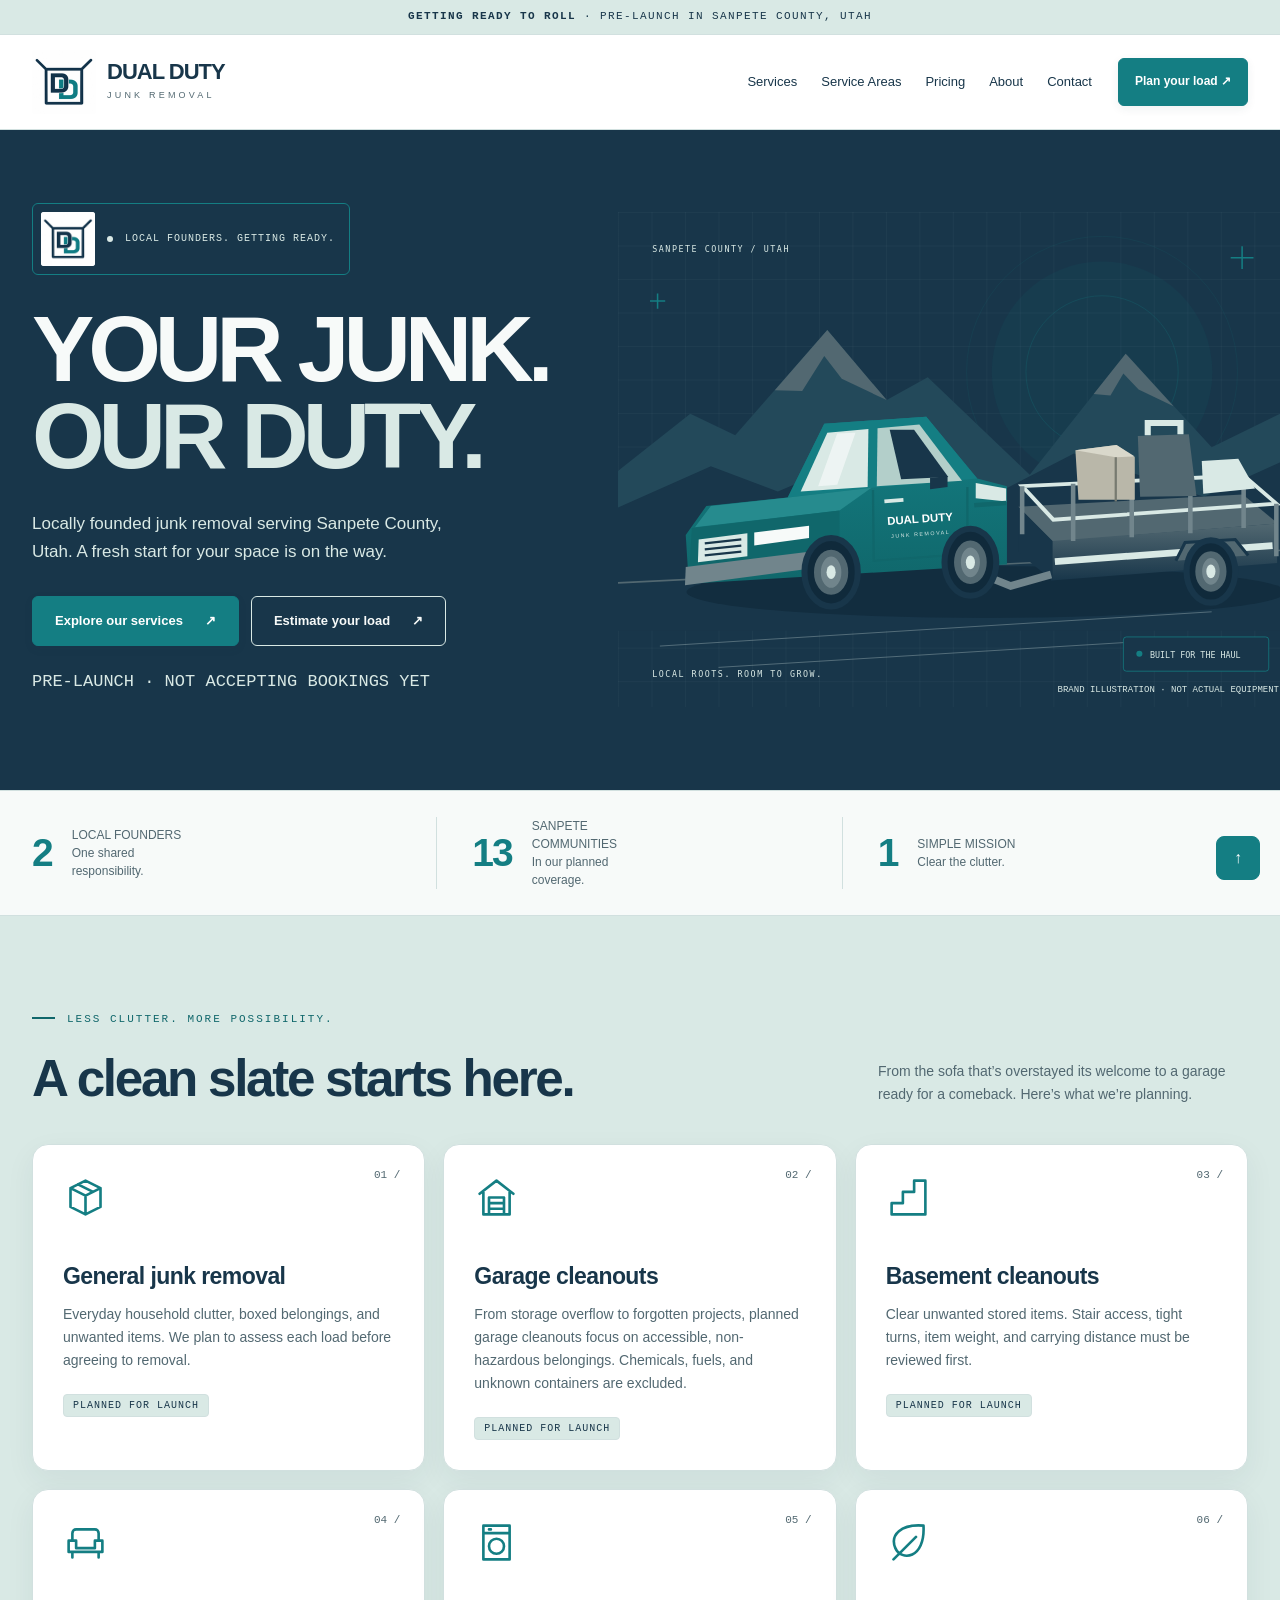
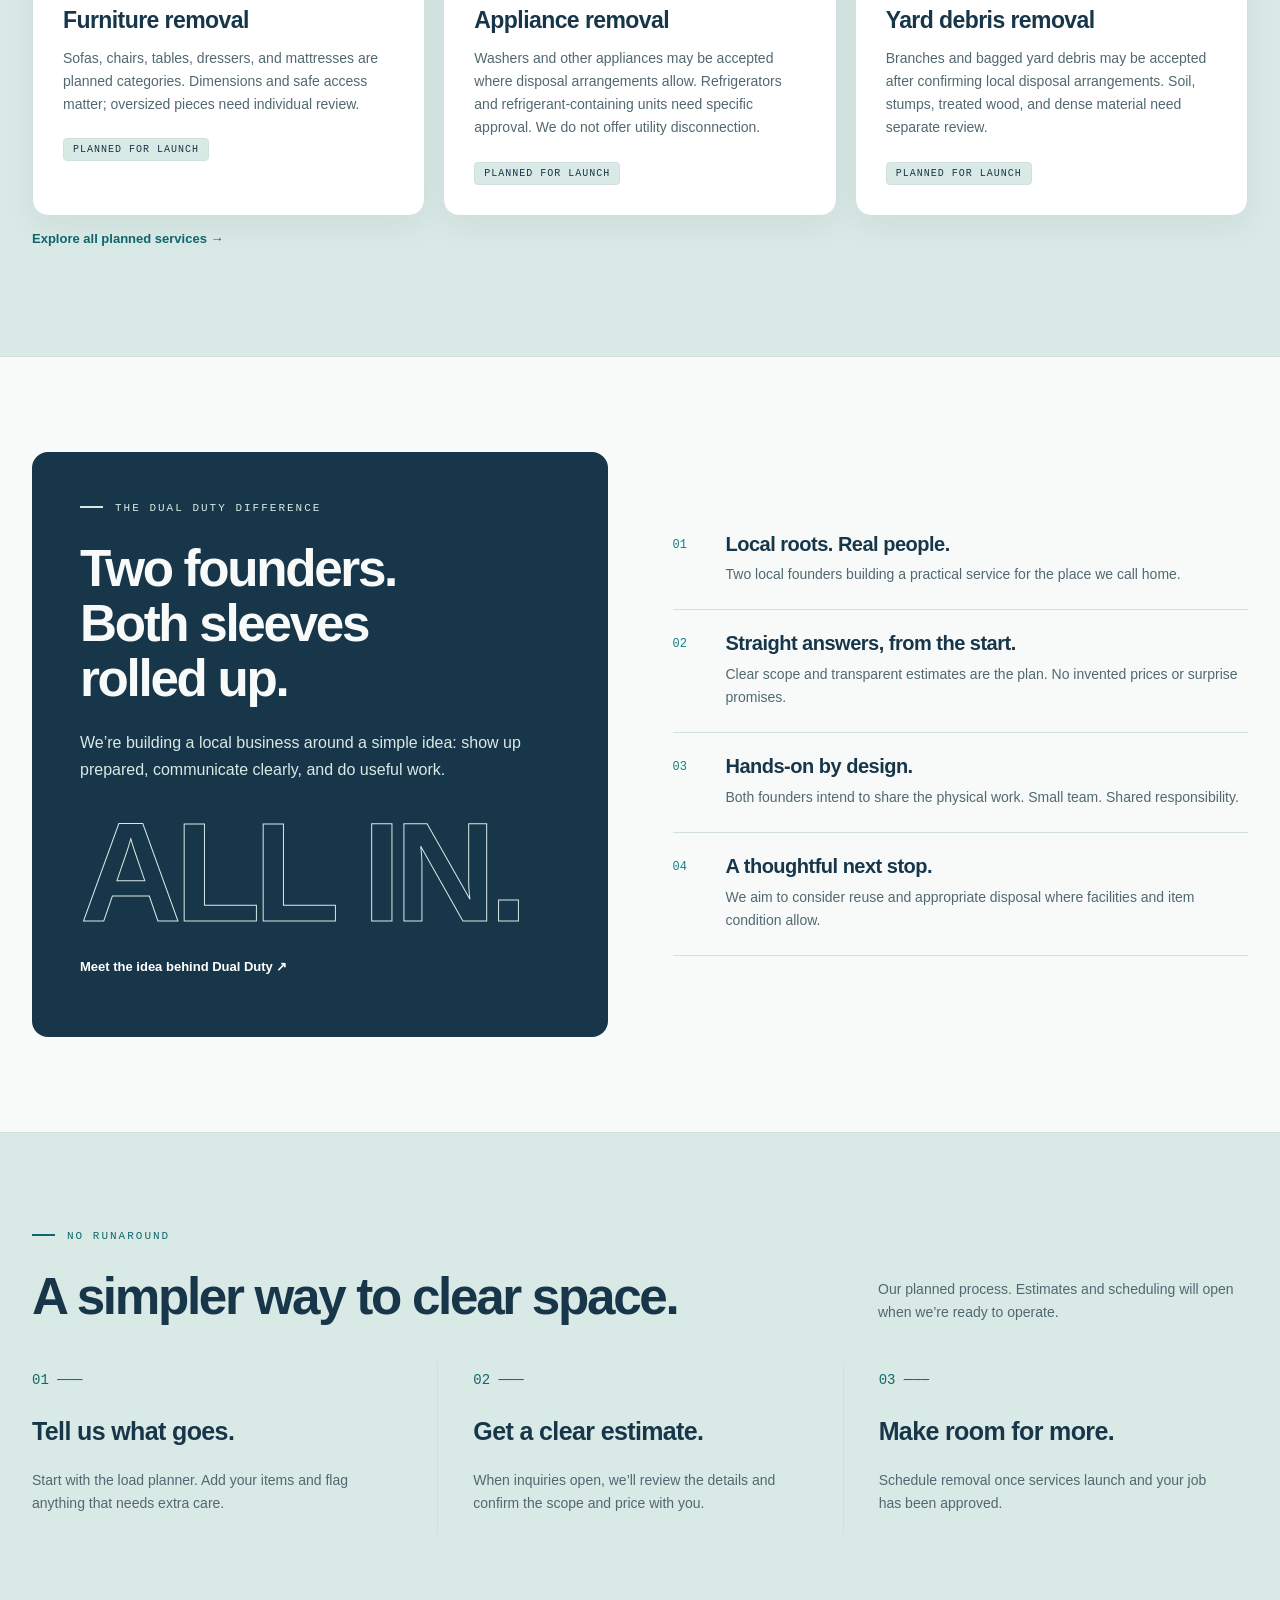
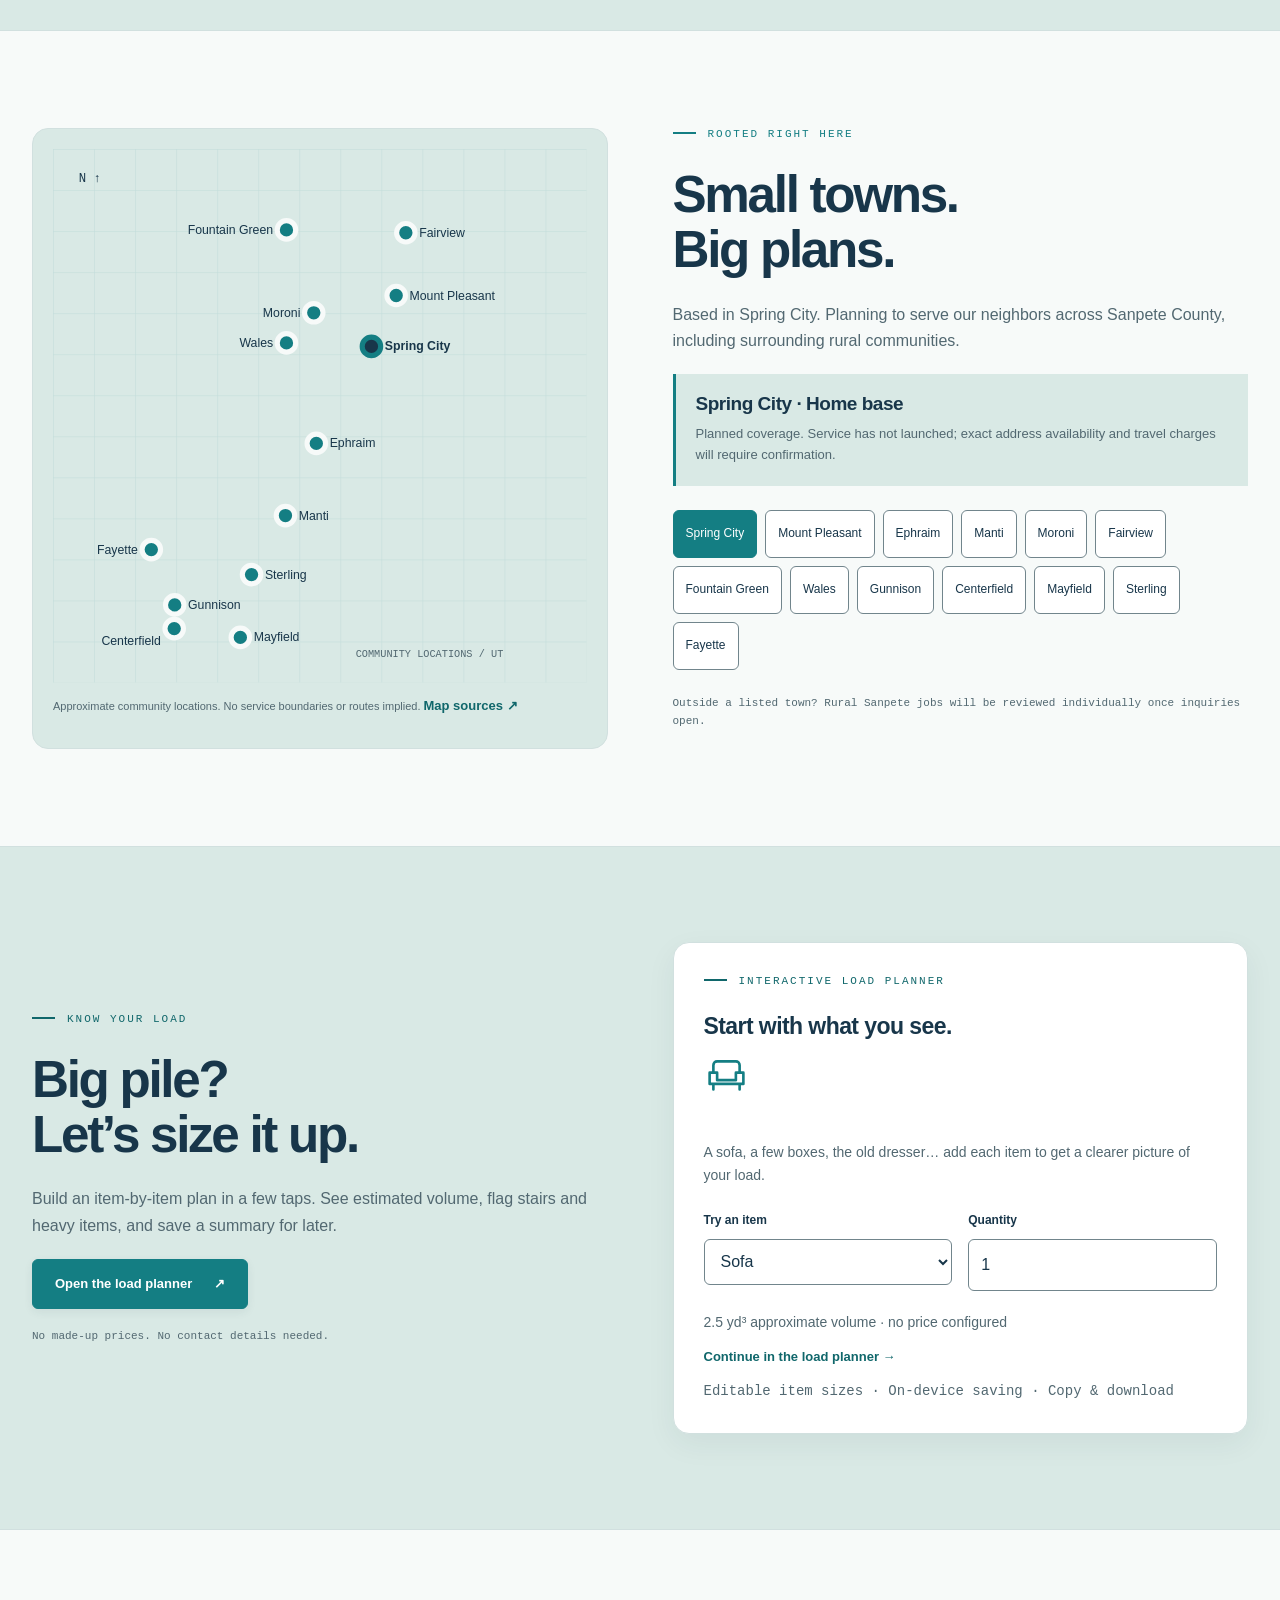
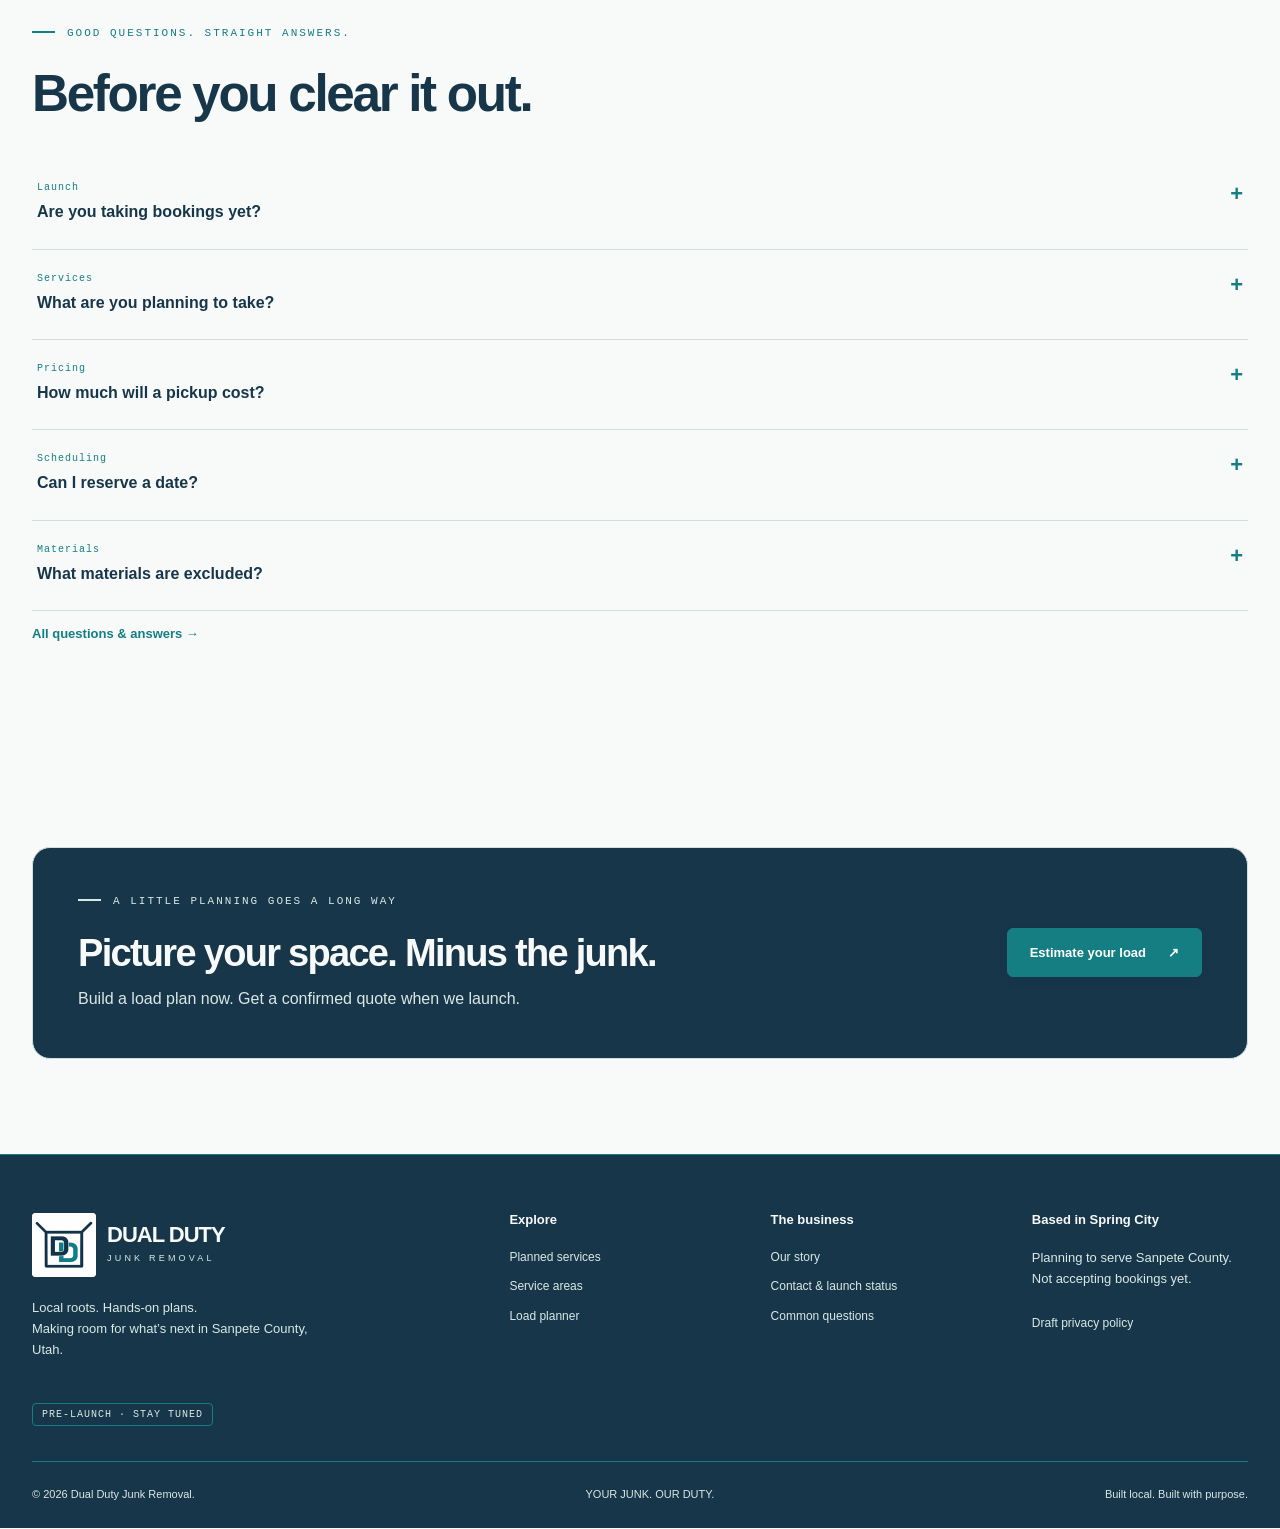
<file: index.html>
<!doctype html><html lang="en"><head><meta charset="utf-8"><meta name="viewport" content="width=device-width, initial-scale=1"><meta name="theme-color" content="#18364A"><title>Junk Removal Sanpete County, Utah | Dual Duty Junk Removal</title><meta name="description" content="Pre-launch junk removal in Sanpete County, Utah. Meet Dual Duty, explore planned services, and estimate your load without sharing personal details."><link rel="canonical" href="https://dualdutyjunk.com/"><meta property="og:type" content="website"><meta property="og:title" content="Junk Removal Sanpete County, Utah | Dual Duty Junk Removal"><meta property="og:description" content="Pre-launch junk removal in Sanpete County, Utah. Meet Dual Duty, explore planned services, and estimate your load without sharing personal details."><meta property="og:url" content="https://dualdutyjunk.com/"><meta property="og:image" content="https://dualdutyjunk.com/assets/social.png"><meta property="og:image:width" content="1200"><meta property="og:image:height" content="630"><meta property="og:image:alt" content="Dual Duty Junk Removal — Your junk. Our duty. Pre-launch in Sanpete County, Utah."><meta name="twitter:card" content="summary_large_image"><link rel="icon" href="/favicon.ico" sizes="any"><link rel="icon" type="image/png" sizes="32x32" href="/favicon-32x32.png"><link rel="icon" type="image/png" sizes="16x16" href="/favicon-16x16.png"><link rel="apple-touch-icon" href="/apple-touch-icon.png"><link rel="manifest" href="/site.webmanifest"><link rel="stylesheet" href="/assets/style.css"><script type="application/ld+json">{"@context": "https://schema.org", "@type": "LocalBusiness", "name": "Dual Duty Junk Removal", "url": "https://dualdutyjunk.com", "description": "Pre-launch junk removal startup based in Spring City, Utah. Services are planned, not yet open for bookings.", "areaServed": {"@type": "AdministrativeArea", "name": "Sanpete County, Utah"}, "logo": "https://dualdutyjunk.com/assets/logo-512.png"}</script><script type="module" src="/assets/app.js"></script></head><body><a class="skip" href="#main">Skip to content</a><div class="progress" aria-hidden="true"></div><div class="statusbar"><b>GETTING READY TO ROLL</b> · PRE-LAUNCH IN SANPETE COUNTY, UTAH</div><header class="site-header"><div class="wrap navrow"><a class="brand" href="/" aria-label="Dual Duty Junk Removal home"><img src="/assets/logo-128.png" alt="" width="64" height="64"><span><strong>DUAL DUTY</strong><small>JUNK REMOVAL</small></span></a><button class="menu-toggle" aria-controls="navigation" aria-expanded="false" type="button">Menu ☰</button><nav id="navigation" class="navlinks" aria-label="Main navigation"><a href="/services/">Services</a><a href="/areas/">Service Areas</a><a href="/pricing/">Pricing</a><a href="/about/">About</a><a href="/contact/">Contact</a></nav><a class="btn small" href="/pricing/#planner">Plan your load ↗</a></div></header><main id="main"><section class="hero"><div class="wrap hero-grid"><div class="hero-copy"><div class="hero-stamp"><img class="hero-mark" src="/assets/logo-128.png" alt="" width="54" height="54"><span class="dot"></span> LOCAL FOUNDERS. GETTING READY.</div><h1>YOUR JUNK.<br><span>OUR DUTY.</span></h1><p>Locally founded junk removal serving Sanpete County, Utah. A fresh start for your space is on the way.</p><div class="actions"><a class="btn " href="/services/">Explore our services<span aria-hidden="true">↗</span></a><a class="btn secondary" href="/pricing/#planner">Estimate your load<span aria-hidden="true">↗</span></a></div><p class="micro">PRE-LAUNCH · NOT ACCEPTING BOOKINGS YET</p></div><div class="hero-art"><img src="/assets/rig.svg" alt="Custom illustration of a teal pickup and hauling trailer against mountain silhouettes" width="900" height="650" fetchpriority="high"><span class="art-caption">BRAND ILLUSTRATION · NOT ACTUAL EQUIPMENT</span></div></div></section><div class="wrap stats"><div class="stat"><strong>2</strong><span>LOCAL FOUNDERS<br>One shared responsibility.</span></div><div class="stat"><strong>13</strong><span>SANPETE COMMUNITIES<br>In our planned coverage.</span></div><div class="stat"><strong>1</strong><span>SIMPLE MISSION<br>Clear the clutter.</span></div></div><section class="section alt"><div class="wrap"><div class="section-head"><div><span class="eyebrow">Less clutter. More possibility.</span><h2>A clean slate starts here.</h2></div><p>From the sofa that’s overstayed its welcome to a garage ready for a comeback. Here’s what we’re planning.</p></div><div class="grid service-list"><article class="card service" data-search="General junk removal Everyday household clutter, boxed belongings, and unwanted items. We plan to assess each load before agreeing to removal."><svg class="icon" viewBox="0 0 24 24" fill="none" stroke="currentColor" stroke-width="1.4" stroke-linecap="round" stroke-linejoin="round" aria-hidden="true"><path d="M4 7 12 3 20 7 12 11Z M4 7v10l8 4 8-4V7 M12 11v10 M8 5l8 4"/></svg><span class="num">01 /</span><h3>General junk removal</h3><p>Everyday household clutter, boxed belongings, and unwanted items. We plan to assess each load before agreeing to removal.</p><span class="badge">Planned for launch</span></article><article class="card service" data-search="Garage cleanouts From storage overflow to forgotten projects, planned garage cleanouts focus on accessible, non-hazardous belongings. Chemicals, fuels, and unknown containers are excluded."><svg class="icon" viewBox="0 0 24 24" fill="none" stroke="currentColor" stroke-width="1.4" stroke-linecap="round" stroke-linejoin="round" aria-hidden="true"><path d="M3 10 12 3 21 10 M5 9v12h14V9 M8 21V12h8v9 M8 15h8 M8 18h8"/></svg><span class="num">02 /</span><h3>Garage cleanouts</h3><p>From storage overflow to forgotten projects, planned garage cleanouts focus on accessible, non-hazardous belongings. Chemicals, fuels, and unknown containers are excluded.</p><span class="badge">Planned for launch</span></article><article class="card service" data-search="Basement cleanouts Clear unwanted stored items. Stair access, tight turns, item weight, and carrying distance must be reviewed first."><svg class="icon" viewBox="0 0 24 24" fill="none" stroke="currentColor" stroke-width="1.4" stroke-linecap="round" stroke-linejoin="round" aria-hidden="true"><path d="M3 21h18V3h-6v6H9v6H3Z"/></svg><span class="num">03 /</span><h3>Basement cleanouts</h3><p>Clear unwanted stored items. Stair access, tight turns, item weight, and carrying distance must be reviewed first.</p><span class="badge">Planned for launch</span></article><article class="card service" data-search="Furniture removal Sofas, chairs, tables, dressers, and mattresses are planned categories. Dimensions and safe access matter; oversized pieces need individual review."><svg class="icon" viewBox="0 0 24 24" fill="none" stroke="currentColor" stroke-width="1.4" stroke-linecap="round" stroke-linejoin="round" aria-hidden="true"><path d="M5 11V7a2 2 0 0 1 2-2h10a2 2 0 0 1 2 2v4 M5 17H3v-6h4v4h10v-4h4v6h-2 M5 17h14v3 M5 17v3"/></svg><span class="num">04 /</span><h3>Furniture removal</h3><p>Sofas, chairs, tables, dressers, and mattresses are planned categories. Dimensions and safe access matter; oversized pieces need individual review.</p><span class="badge">Planned for launch</span></article><article class="card service" data-search="Appliance removal Washers and other appliances may be accepted where disposal arrangements allow. Refrigerators and refrigerant-containing units need specific approval. We do not offer utility disconnection."><svg class="icon" viewBox="0 0 24 24" fill="none" stroke="currentColor" stroke-width="1.4" stroke-linecap="round" stroke-linejoin="round" aria-hidden="true"><path d="M5 3h14v18H5Z M5 7h14 M8 5h1 M12 10a4 4 0 1 0 0 8 4 4 0 0 0 0-8"/></svg><span class="num">05 /</span><h3>Appliance removal</h3><p>Washers and other appliances may be accepted where disposal arrangements allow. Refrigerators and refrigerant-containing units need specific approval. We do not offer utility disconnection.</p><span class="badge">Planned for launch</span></article><article class="card service" data-search="Yard debris removal Branches and bagged yard debris may be accepted after confirming local disposal arrangements. Soil, stumps, treated wood, and dense material need separate review."><svg class="icon" viewBox="0 0 24 24" fill="none" stroke="currentColor" stroke-width="1.4" stroke-linecap="round" stroke-linejoin="round" aria-hidden="true"><path d="M20 3C8 2 2 8 5 15s16 6 15-12Z M4 21 16 9"/></svg><span class="num">06 /</span><h3>Yard debris removal</h3><p>Branches and bagged yard debris may be accepted after confirming local disposal arrangements. Soil, stumps, treated wood, and dense material need separate review.</p><span class="badge">Planned for launch</span></article></div><a class="textlink" href="/services/">Explore all planned services →</a></div></section><section class="section"><div class="wrap"><div class="split"><div class="brand-panel"><span class="eyebrow">The Dual Duty difference</span><h2>Two founders.<br>Both sleeves<br>rolled up.</h2><p>We’re building a local business around a simple idea: show up prepared, communicate clearly, and do useful work.</p><div class="big-outline" aria-hidden="true">ALL IN.</div><a class="textlink" style="color:white" href="/about/">Meet the idea behind Dual Duty ↗</a></div><div class="values"><div class="value"><b>01</b><div><h3>Local roots. Real people.</h3><p>Two local founders building a practical service for the place we call home.</p></div></div><div class="value"><b>02</b><div><h3>Straight answers, from the start.</h3><p>Clear scope and transparent estimates are the plan. No invented prices or surprise promises.</p></div></div><div class="value"><b>03</b><div><h3>Hands-on by design.</h3><p>Both founders intend to share the physical work. Small team. Shared responsibility.</p></div></div><div class="value"><b>04</b><div><h3>A thoughtful next stop.</h3><p>We aim to consider reuse and appropriate disposal where facilities and item condition allow.</p></div></div></div></div></div></section><section class="section alt"><div class="wrap"><div class="section-head"><div><span class="eyebrow">No runaround</span><h2>A simpler way to clear space.</h2></div><p>Our planned process. Estimates and scheduling will open when we’re ready to operate.</p></div><div class="grid steps"><article class="step"><span class="step-num">01 ───</span><h3>Tell us what goes.</h3><p>Start with the load planner. Add your items and flag anything that needs extra care.</p></article><article class="step"><span class="step-num">02 ───</span><h3>Get a clear estimate.</h3><p>When inquiries open, we’ll review the details and confirm the scope and price with you.</p></article><article class="step"><span class="step-num">03 ───</span><h3>Make room for more.</h3><p>Schedule removal once services launch and your job has been approved.</p></article></div></div></section><section class="section"><div class="wrap"><div class="split"><div class="map-box"><svg xmlns="http://www.w3.org/2000/svg" viewBox="0 0 520 520" aria-labelledby="map-title map-desc"><title id="map-title">Planned Sanpete communities</title><desc id="map-desc">Geographically positioned community markers, not service boundaries. Use the community buttons below as an alternative.</desc><defs><pattern id="map-grid" width="40" height="40" patternUnits="userSpaceOnUse"><path d="M40 0H0V40" fill="none" stroke="#147E83" stroke-opacity=".12"/></pattern></defs><rect width="520" height="520" fill="#D9E9E5"/><rect width="520" height="520" fill="url(#map-grid)"/><text x="25" y="32" fill="#18364A" font-family="monospace" font-size="12">N ↑</text><text x="295" y="495" fill="#526871" font-size="10" font-family="monospace">COMMUNITY LOCATIONS / UT</text><g class="map-point selected" data-town="Spring City" role="button" tabindex="0" aria-label="Select Spring City" aria-pressed="true"><circle cx="310.37" cy="192.40" r="9" fill="#147E83" stroke="#F7FAF9" stroke-width="5"/><circle cx="310.37" cy="192.40" r="22" fill="transparent" style="fill:transparent;stroke:none"/><text x="323.37" y="196.40" text-anchor="start" fill="#18364A" font-family="Arial,sans-serif" font-size="12">Spring City</text></g><g class="map-point " data-town="Mount Pleasant" role="button" tabindex="0" aria-label="Select Mount Pleasant" aria-pressed="false"><circle cx="334.50" cy="142.78" r="9" fill="#147E83" stroke="#F7FAF9" stroke-width="5"/><circle cx="334.50" cy="142.78" r="22" fill="transparent" style="fill:transparent;stroke:none"/><text x="347.50" y="146.78" text-anchor="start" fill="#18364A" font-family="Arial,sans-serif" font-size="12">Mount Pleasant</text></g><g class="map-point " data-town="Ephraim" role="button" tabindex="0" aria-label="Select Ephraim" aria-pressed="false"><circle cx="256.65" cy="286.94" r="9" fill="#147E83" stroke="#F7FAF9" stroke-width="5"/><circle cx="256.65" cy="286.94" r="22" fill="transparent" style="fill:transparent;stroke:none"/><text x="269.65" y="290.94" text-anchor="start" fill="#18364A" font-family="Arial,sans-serif" font-size="12">Ephraim</text></g><g class="map-point " data-town="Manti" role="button" tabindex="0" aria-label="Select Manti" aria-pressed="false"><circle cx="226.57" cy="357.31" r="9" fill="#147E83" stroke="#F7FAF9" stroke-width="5"/><circle cx="226.57" cy="357.31" r="22" fill="transparent" style="fill:transparent;stroke:none"/><text x="239.57" y="361.31" text-anchor="start" fill="#18364A" font-family="Arial,sans-serif" font-size="12">Manti</text></g><g class="map-point " data-town="Moroni" role="button" tabindex="0" aria-label="Select Moroni" aria-pressed="false"><circle cx="254.17" cy="159.68" r="9" fill="#147E83" stroke="#F7FAF9" stroke-width="5"/><circle cx="254.17" cy="159.68" r="22" fill="transparent" style="fill:transparent;stroke:none"/><text x="241.17" y="163.68" text-anchor="end" fill="#18364A" font-family="Arial,sans-serif" font-size="12">Moroni</text></g><g class="map-point " data-town="Fairview" role="button" tabindex="0" aria-label="Select Fairview" aria-pressed="false"><circle cx="343.92" cy="81.61" r="9" fill="#147E83" stroke="#F7FAF9" stroke-width="5"/><circle cx="343.92" cy="81.61" r="22" fill="transparent" style="fill:transparent;stroke:none"/><text x="356.92" y="85.61" text-anchor="start" fill="#18364A" font-family="Arial,sans-serif" font-size="12">Fairview</text></g><g class="map-point " data-town="Fountain Green" role="button" tabindex="0" aria-label="Select Fountain Green" aria-pressed="false"><circle cx="227.56" cy="78.83" r="9" fill="#147E83" stroke="#F7FAF9" stroke-width="5"/><circle cx="227.56" cy="78.83" r="22" fill="transparent" style="fill:transparent;stroke:none"/><text x="214.56" y="82.83" text-anchor="end" fill="#18364A" font-family="Arial,sans-serif" font-size="12">Fountain Green</text></g><g class="map-point " data-town="Wales" role="button" tabindex="0" aria-label="Select Wales" aria-pressed="false"><circle cx="227.56" cy="188.99" r="9" fill="#147E83" stroke="#F7FAF9" stroke-width="5"/><circle cx="227.56" cy="188.99" r="22" fill="transparent" style="fill:transparent;stroke:none"/><text x="214.56" y="192.99" text-anchor="end" fill="#18364A" font-family="Arial,sans-serif" font-size="12">Wales</text></g><g class="map-point " data-town="Gunnison" role="button" tabindex="0" aria-label="Select Gunnison" aria-pressed="false"><circle cx="118.64" cy="444.37" r="9" fill="#147E83" stroke="#F7FAF9" stroke-width="5"/><circle cx="118.64" cy="444.37" r="22" fill="transparent" style="fill:transparent;stroke:none"/><text x="131.64" y="448.37" text-anchor="start" fill="#18364A" font-family="Arial,sans-serif" font-size="12">Gunnison</text></g><g class="map-point " data-town="Centerfield" role="button" tabindex="0" aria-label="Select Centerfield" aria-pressed="false"><circle cx="118.14" cy="467.47" r="9" fill="#147E83" stroke="#F7FAF9" stroke-width="5"/><circle cx="118.14" cy="467.47" r="22" fill="transparent" style="fill:transparent;stroke:none"/><text x="105.14" y="483.47" text-anchor="end" fill="#18364A" font-family="Arial,sans-serif" font-size="12">Centerfield</text></g><g class="map-point " data-town="Mayfield" role="button" tabindex="0" aria-label="Select Mayfield" aria-pressed="false"><circle cx="182.60" cy="476.02" r="9" fill="#147E83" stroke="#F7FAF9" stroke-width="5"/><circle cx="182.60" cy="476.02" r="22" fill="transparent" style="fill:transparent;stroke:none"/><text x="195.60" y="480.02" text-anchor="start" fill="#18364A" font-family="Arial,sans-serif" font-size="12">Mayfield</text></g><g class="map-point " data-town="Sterling" role="button" tabindex="0" aria-label="Select Sterling" aria-pressed="false"><circle cx="193.52" cy="414.83" r="9" fill="#147E83" stroke="#F7FAF9" stroke-width="5"/><circle cx="193.52" cy="414.83" r="22" fill="transparent" style="fill:transparent;stroke:none"/><text x="206.52" y="418.83" text-anchor="start" fill="#18364A" font-family="Arial,sans-serif" font-size="12">Sterling</text></g><g class="map-point " data-town="Fayette" role="button" tabindex="0" aria-label="Select Fayette" aria-pressed="false"><circle cx="95.83" cy="390.47" r="9" fill="#147E83" stroke="#F7FAF9" stroke-width="5"/><circle cx="95.83" cy="390.47" r="22" fill="transparent" style="fill:transparent;stroke:none"/><text x="82.83" y="394.47" text-anchor="end" fill="#18364A" font-family="Arial,sans-serif" font-size="12">Fayette</text></g></svg><p class="map-note">Approximate community locations. No service boundaries or routes implied. <a class="textlink" href="/areas/#sources">Map sources ↗</a></p></div><div><span class="eyebrow">Rooted right here</span><h2>Small towns.<br>Big plans.</h2><p>Based in Spring City. Planning to serve our neighbors across Sanpete County, including surrounding rural communities.</p><div class="selection" aria-live="polite"><h3 id="town-title">Spring City · Home base</h3><p id="town-description">Planned coverage. Service has not launched; exact address availability and travel charges will require confirmation.</p></div><div class="towns"><button type="button" data-town="Spring City" aria-pressed="true">Spring City</button><button type="button" data-town="Mount Pleasant" aria-pressed="false">Mount Pleasant</button><button type="button" data-town="Ephraim" aria-pressed="false">Ephraim</button><button type="button" data-town="Manti" aria-pressed="false">Manti</button><button type="button" data-town="Moroni" aria-pressed="false">Moroni</button><button type="button" data-town="Fairview" aria-pressed="false">Fairview</button><button type="button" data-town="Fountain Green" aria-pressed="false">Fountain Green</button><button type="button" data-town="Wales" aria-pressed="false">Wales</button><button type="button" data-town="Gunnison" aria-pressed="false">Gunnison</button><button type="button" data-town="Centerfield" aria-pressed="false">Centerfield</button><button type="button" data-town="Mayfield" aria-pressed="false">Mayfield</button><button type="button" data-town="Sterling" aria-pressed="false">Sterling</button><button type="button" data-town="Fayette" aria-pressed="false">Fayette</button></div><p class="micro">Outside a listed town? Rural Sanpete jobs will be reviewed individually once inquiries open.</p></div></div></div></section><section class="section alt"><div class="wrap"><div class="split"><div><span class="eyebrow">Know your load</span><h2>Big pile?<br>Let’s size it up.</h2><p>Build an item-by-item plan in a few taps. See estimated volume, flag stairs and heavy items, and save a summary for later.</p><a class="btn " href="/pricing/#planner">Open the load planner<span aria-hidden="true">↗</span></a><p class="micro" style="margin-top:18px">No made-up prices. No contact details needed.</p></div><div class="card"><span class="eyebrow">Interactive load planner</span><h3>Start with what you see.</h3><svg class="icon" viewBox="0 0 24 24" fill="none" stroke="currentColor" stroke-width="1.4" stroke-linecap="round" stroke-linejoin="round" aria-hidden="true"><path d="M5 11V7a2 2 0 0 1 2-2h10a2 2 0 0 1 2 2v4 M5 17H3v-6h4v4h10v-4h4v6h-2 M5 17h14v3 M5 17v3"/></svg><p>A sofa, a few boxes, the old dresser… add each item to get a clearer picture of your load.</p><div class="two" style="margin-top:24px"><div class="field"><label for="quick-item">Try an item</label><select id="quick-item"><option value="sofa">Sofa</option><option value="mattress">Mattress</option><option value="boxes">Box</option><option value="washer">Washing machine</option></select></div><div class="field"><label for="quick-quantity">Quantity</label><input id="quick-quantity" type="number" min="1" max="99" step="1" value="1"></div></div><p id="quick-result" aria-live="polite">Open the planner to estimate your load.</p><a id="quick-open" class="textlink" href="/pricing/?starter=sofa#planner">Continue in the load planner →</a><p class="micro">Editable item sizes · On-device saving · Copy & download</p></div></div></div></section><section class="section"><div class="wrap"><div class="section-head"><div><span class="eyebrow">Good questions. Straight answers.</span><h2>Before you clear it out.</h2></div><p></p></div><div class="faq-list"><details data-search="Launch Are you taking bookings yet? Not yet. Dual Duty Junk Removal is in the planning stage. Online requests, scheduling, and payments are not available. A launch date has not been announced."><summary><span class="faq-category">Launch</span>Are you taking bookings yet?</summary><p>Not yet. Dual Duty Junk Removal is in the planning stage. Online requests, scheduling, and payments are not available. A launch date has not been announced.</p></details><details data-search="Services What are you planning to take? General household junk, furniture, garage and basement clutter, moving cleanouts, and some yard debris are planned. Appliance, residential debris, and light commercial work require confirmation before launch."><summary><span class="faq-category">Services</span>What are you planning to take?</summary><p>General household junk, furniture, garage and basement clutter, moving cleanouts, and some yard debris are planned. Appliance, residential debris, and light commercial work require confirmation before launch.</p></details><details data-search="Pricing How much will a pickup cost? Company rates are not set. The load planner estimates volume and flags complexity without showing invented prices. Final prices will depend on the actual items, access, labor, travel, weight, and disposal costs."><summary><span class="faq-category">Pricing</span>How much will a pickup cost?</summary><p>Company rates are not set. The load planner estimates volume and flags complexity without showing invented prices. Final prices will depend on the actual items, access, labor, travel, weight, and disposal costs.</p></details><details data-search="Scheduling Can I reserve a date? Scheduling is not open. The contact form is a disabled preview; entering a preferred date is not currently possible and does not reserve service."><summary><span class="faq-category">Scheduling</span>Can I reserve a date?</summary><p>Scheduling is not open. The contact form is a disabled preview; entering a preferred date is not currently possible and does not reserve service.</p></details><details data-search="Materials What materials are excluded? We do not plan to accept hazardous waste, asbestos, chemicals, fuels, paint liquids, explosives, medical waste, or unidentified substances. Items requiring specialist handling must be discussed before any future pickup."><summary><span class="faq-category">Materials</span>What materials are excluded?</summary><p>We do not plan to accept hazardous waste, asbestos, chemicals, fuels, paint liquids, explosives, medical waste, or unidentified substances. Items requiring specialist handling must be discussed before any future pickup.</p></details></div><p class="no-results" hidden>No matching questions. Try “pricing”, “items”, or “launch”.</p><a class="textlink" href="/faq/">All questions & answers →</a></div></section><section class="section"><div class="wrap"><div class="cta"><div><span class="eyebrow">A little planning goes a long way</span><h2>Picture your space. Minus the junk.</h2><p>Build a load plan now. Get a confirmed quote when we launch.</p></div><a class="btn " href="/pricing/#planner">Estimate your load<span aria-hidden="true">↗</span></a></div></div></section></main><footer class="footer"><div class="wrap"><div class="footer-grid"><div><a class="brand" href="/" aria-label="Dual Duty Junk Removal home"><img src="/assets/logo-128.png" alt="" width="64" height="64"><span><strong>DUAL DUTY</strong><small>JUNK REMOVAL</small></span></a><p>Local roots. Hands-on plans.<br>Making room for what’s next in Sanpete County, Utah.</p><span class="badge">Pre-launch · Stay tuned</span></div><div><h3>Explore</h3><a href="/services/">Planned services</a><a href="/areas/">Service areas</a><a href="/pricing/">Load planner</a></div><div><h3>The business</h3><a href="/about/">Our story</a><a href="/contact/">Contact & launch status</a><a href="/faq/">Common questions</a></div><div><h3>Based in Spring City</h3><p>Planning to serve Sanpete County.<br>Not accepting bookings yet.</p><a href="/privacy/">Draft privacy policy</a></div></div><div class="footer-bottom"><span>© <span data-year>2026</span> Dual Duty Junk Removal.</span><span>YOUR JUNK. OUR DUTY.</span><span>Built local. Built with purpose.</span></div></div></footer><a class="backtop" href="#main" aria-label="Back to top">↑</a></body></html>
</file>
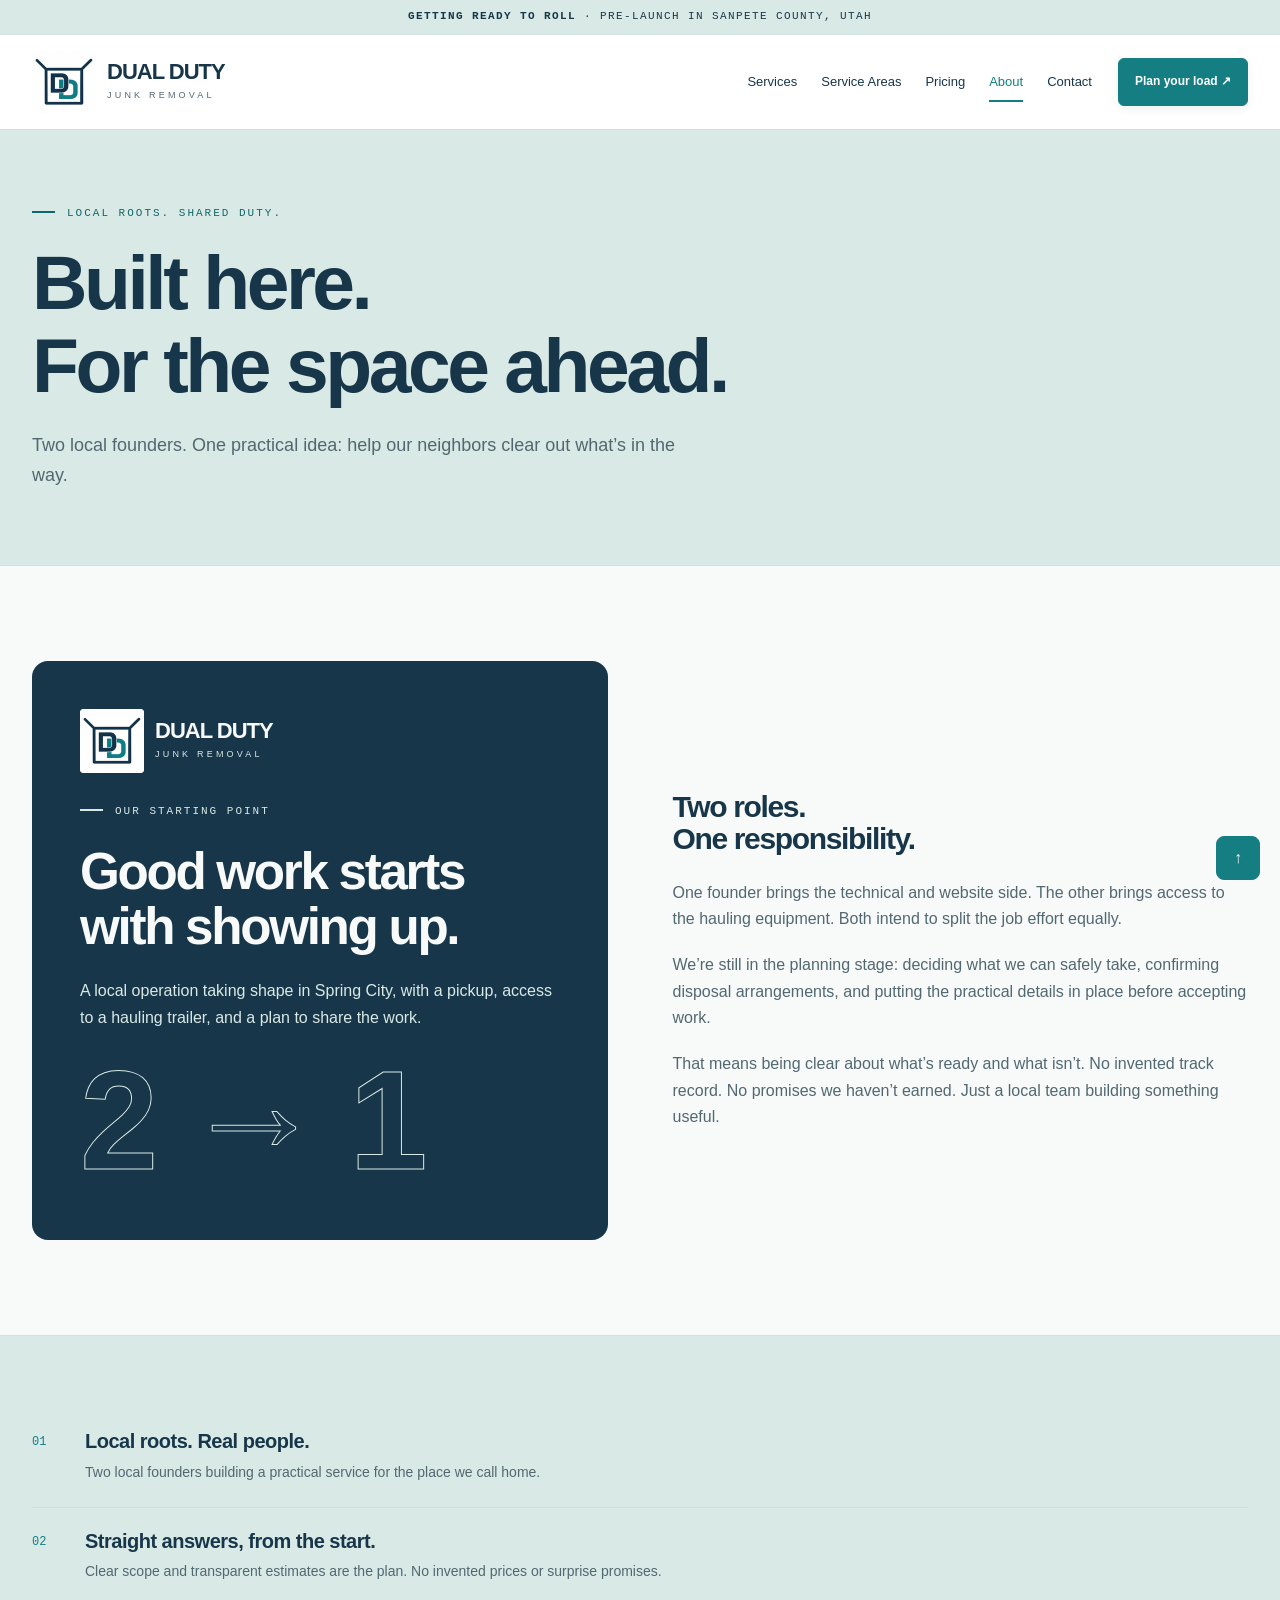
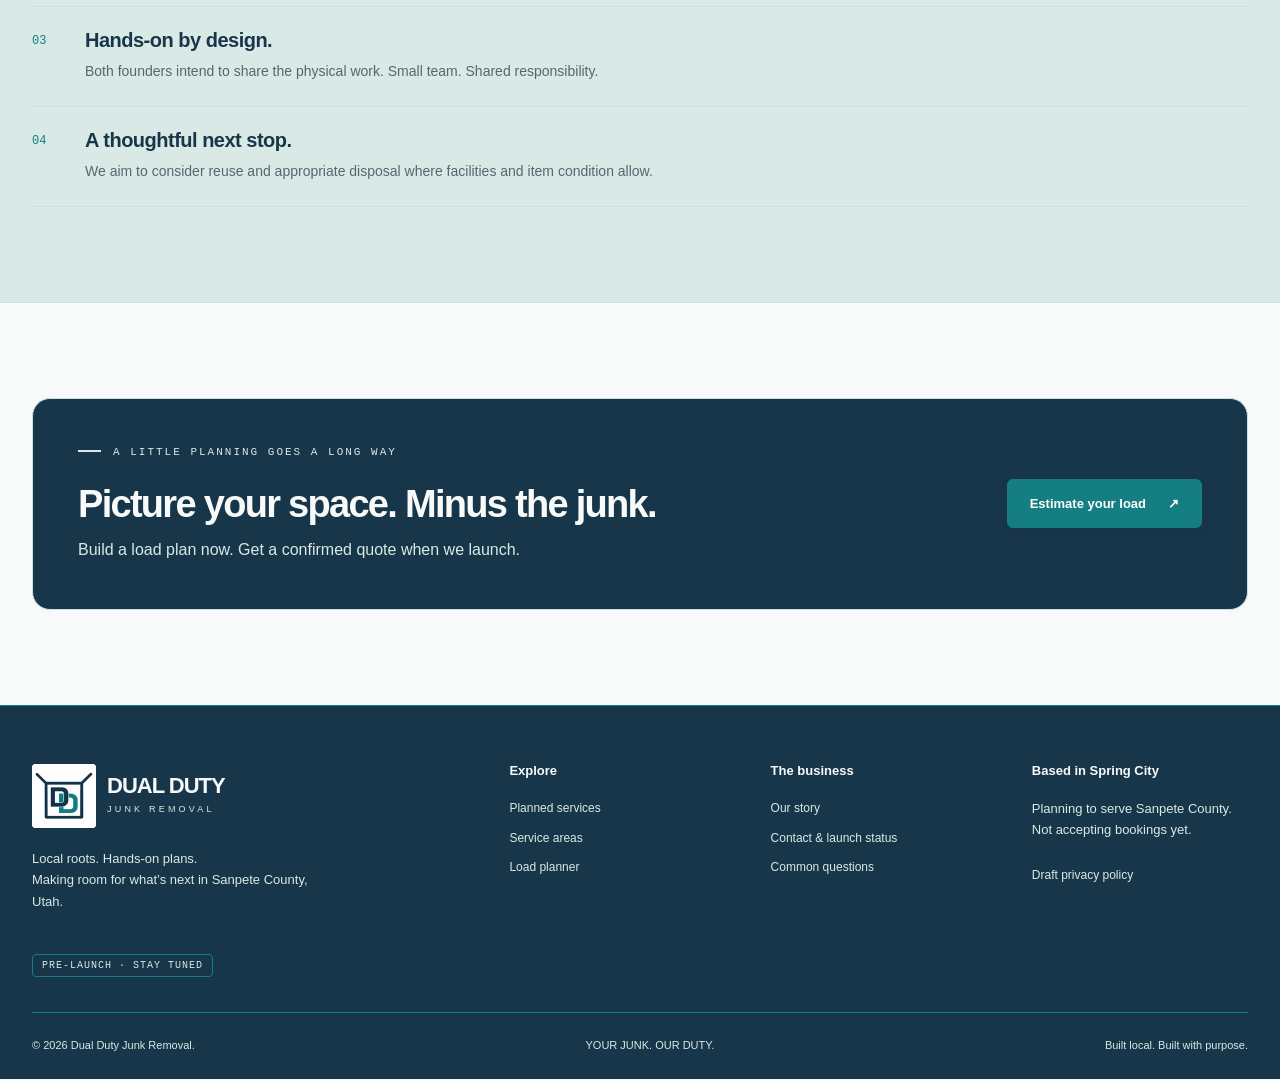
<file: about/index.html>
<!doctype html><html lang="en"><head><meta charset="utf-8"><meta name="viewport" content="width=device-width, initial-scale=1"><meta name="theme-color" content="#18364A"><title>About | Dual Duty Junk Removal</title><meta name="description" content="Meet the idea behind Dual Duty Junk Removal: a two-founder, locally operated startup preparing to serve Sanpete County from Spring City, Utah."><link rel="canonical" href="https://dualdutyjunk.com/about/"><meta property="og:type" content="website"><meta property="og:title" content="About | Dual Duty Junk Removal"><meta property="og:description" content="Meet the idea behind Dual Duty Junk Removal: a two-founder, locally operated startup preparing to serve Sanpete County from Spring City, Utah."><meta property="og:url" content="https://dualdutyjunk.com/about/"><meta property="og:image" content="https://dualdutyjunk.com/assets/social.png"><meta property="og:image:width" content="1200"><meta property="og:image:height" content="630"><meta property="og:image:alt" content="Dual Duty Junk Removal — Your junk. Our duty. Pre-launch in Sanpete County, Utah."><meta name="twitter:card" content="summary_large_image"><link rel="icon" href="/favicon.ico" sizes="any"><link rel="icon" type="image/png" sizes="32x32" href="/favicon-32x32.png"><link rel="icon" type="image/png" sizes="16x16" href="/favicon-16x16.png"><link rel="apple-touch-icon" href="/apple-touch-icon.png"><link rel="manifest" href="/site.webmanifest"><link rel="stylesheet" href="/assets/style.css"><script type="application/ld+json">{"@context": "https://schema.org", "@type": "LocalBusiness", "name": "Dual Duty Junk Removal", "url": "https://dualdutyjunk.com", "description": "Pre-launch junk removal startup based in Spring City, Utah. Services are planned, not yet open for bookings.", "areaServed": {"@type": "AdministrativeArea", "name": "Sanpete County, Utah"}, "logo": "https://dualdutyjunk.com/assets/logo-512.png"}</script><script type="module" src="/assets/app.js"></script></head><body><a class="skip" href="#main">Skip to content</a><div class="progress" aria-hidden="true"></div><div class="statusbar"><b>GETTING READY TO ROLL</b> · PRE-LAUNCH IN SANPETE COUNTY, UTAH</div><header class="site-header"><div class="wrap navrow"><a class="brand" href="/" aria-label="Dual Duty Junk Removal home"><img src="/assets/logo-128.png" alt="" width="64" height="64"><span><strong>DUAL DUTY</strong><small>JUNK REMOVAL</small></span></a><button class="menu-toggle" aria-controls="navigation" aria-expanded="false" type="button">Menu ☰</button><nav id="navigation" class="navlinks" aria-label="Main navigation"><a href="/services/">Services</a><a href="/areas/">Service Areas</a><a href="/pricing/">Pricing</a><a href="/about/" aria-current="page">About</a><a href="/contact/">Contact</a></nav><a class="btn small" href="/pricing/#planner">Plan your load ↗</a></div></header><main id="main"><section class="page-heading"><div class="wrap"><span class="eyebrow">Local roots. Shared duty.</span><h1>Built here.<br>For the space ahead.</h1><p>Two local founders. One practical idea: help our neighbors clear out what’s in the way.</p></div></section><section class="section"><div class="wrap"><div class="split"><div class="brand-panel"><a class="brand" href="/" aria-label="Dual Duty Junk Removal home"><img src="/assets/logo-128.png" alt="" width="64" height="64"><span><strong>DUAL DUTY</strong><small>JUNK REMOVAL</small></span></a><span class="eyebrow">Our starting point</span><h2>Good work starts<br>with showing up.</h2><p>A local operation taking shape in Spring City, with a pickup, access to a hauling trailer, and a plan to share the work.</p><div class="big-outline" aria-hidden="true">2 → 1</div></div><div class="prose"><h2>Two roles.<br>One responsibility.</h2><p>One founder brings the technical and website side. The other brings access to the hauling equipment. Both intend to split the job effort equally.</p><p>We’re still in the planning stage: deciding what we can safely take, confirming disposal arrangements, and putting the practical details in place before accepting work.</p><p>That means being clear about what’s ready and what isn’t. No invented track record. No promises we haven’t earned. Just a local team building something useful.</p></div></div></div></section><section class="section alt"><div class="wrap"><div class="values"><div class="value"><b>01</b><div><h3>Local roots. Real people.</h3><p>Two local founders building a practical service for the place we call home.</p></div></div><div class="value"><b>02</b><div><h3>Straight answers, from the start.</h3><p>Clear scope and transparent estimates are the plan. No invented prices or surprise promises.</p></div></div><div class="value"><b>03</b><div><h3>Hands-on by design.</h3><p>Both founders intend to share the physical work. Small team. Shared responsibility.</p></div></div><div class="value"><b>04</b><div><h3>A thoughtful next stop.</h3><p>We aim to consider reuse and appropriate disposal where facilities and item condition allow.</p></div></div></div></div></section><section class="section"><div class="wrap"><div class="cta"><div><span class="eyebrow">A little planning goes a long way</span><h2>Picture your space. Minus the junk.</h2><p>Build a load plan now. Get a confirmed quote when we launch.</p></div><a class="btn " href="/pricing/#planner">Estimate your load<span aria-hidden="true">↗</span></a></div></div></section></main><footer class="footer"><div class="wrap"><div class="footer-grid"><div><a class="brand" href="/" aria-label="Dual Duty Junk Removal home"><img src="/assets/logo-128.png" alt="" width="64" height="64"><span><strong>DUAL DUTY</strong><small>JUNK REMOVAL</small></span></a><p>Local roots. Hands-on plans.<br>Making room for what’s next in Sanpete County, Utah.</p><span class="badge">Pre-launch · Stay tuned</span></div><div><h3>Explore</h3><a href="/services/">Planned services</a><a href="/areas/">Service areas</a><a href="/pricing/">Load planner</a></div><div><h3>The business</h3><a href="/about/">Our story</a><a href="/contact/">Contact & launch status</a><a href="/faq/">Common questions</a></div><div><h3>Based in Spring City</h3><p>Planning to serve Sanpete County.<br>Not accepting bookings yet.</p><a href="/privacy/">Draft privacy policy</a></div></div><div class="footer-bottom"><span>© <span data-year>2026</span> Dual Duty Junk Removal.</span><span>YOUR JUNK. OUR DUTY.</span><span>Built local. Built with purpose.</span></div></div></footer><a class="backtop" href="#main" aria-label="Back to top">↑</a></body></html>
</file>
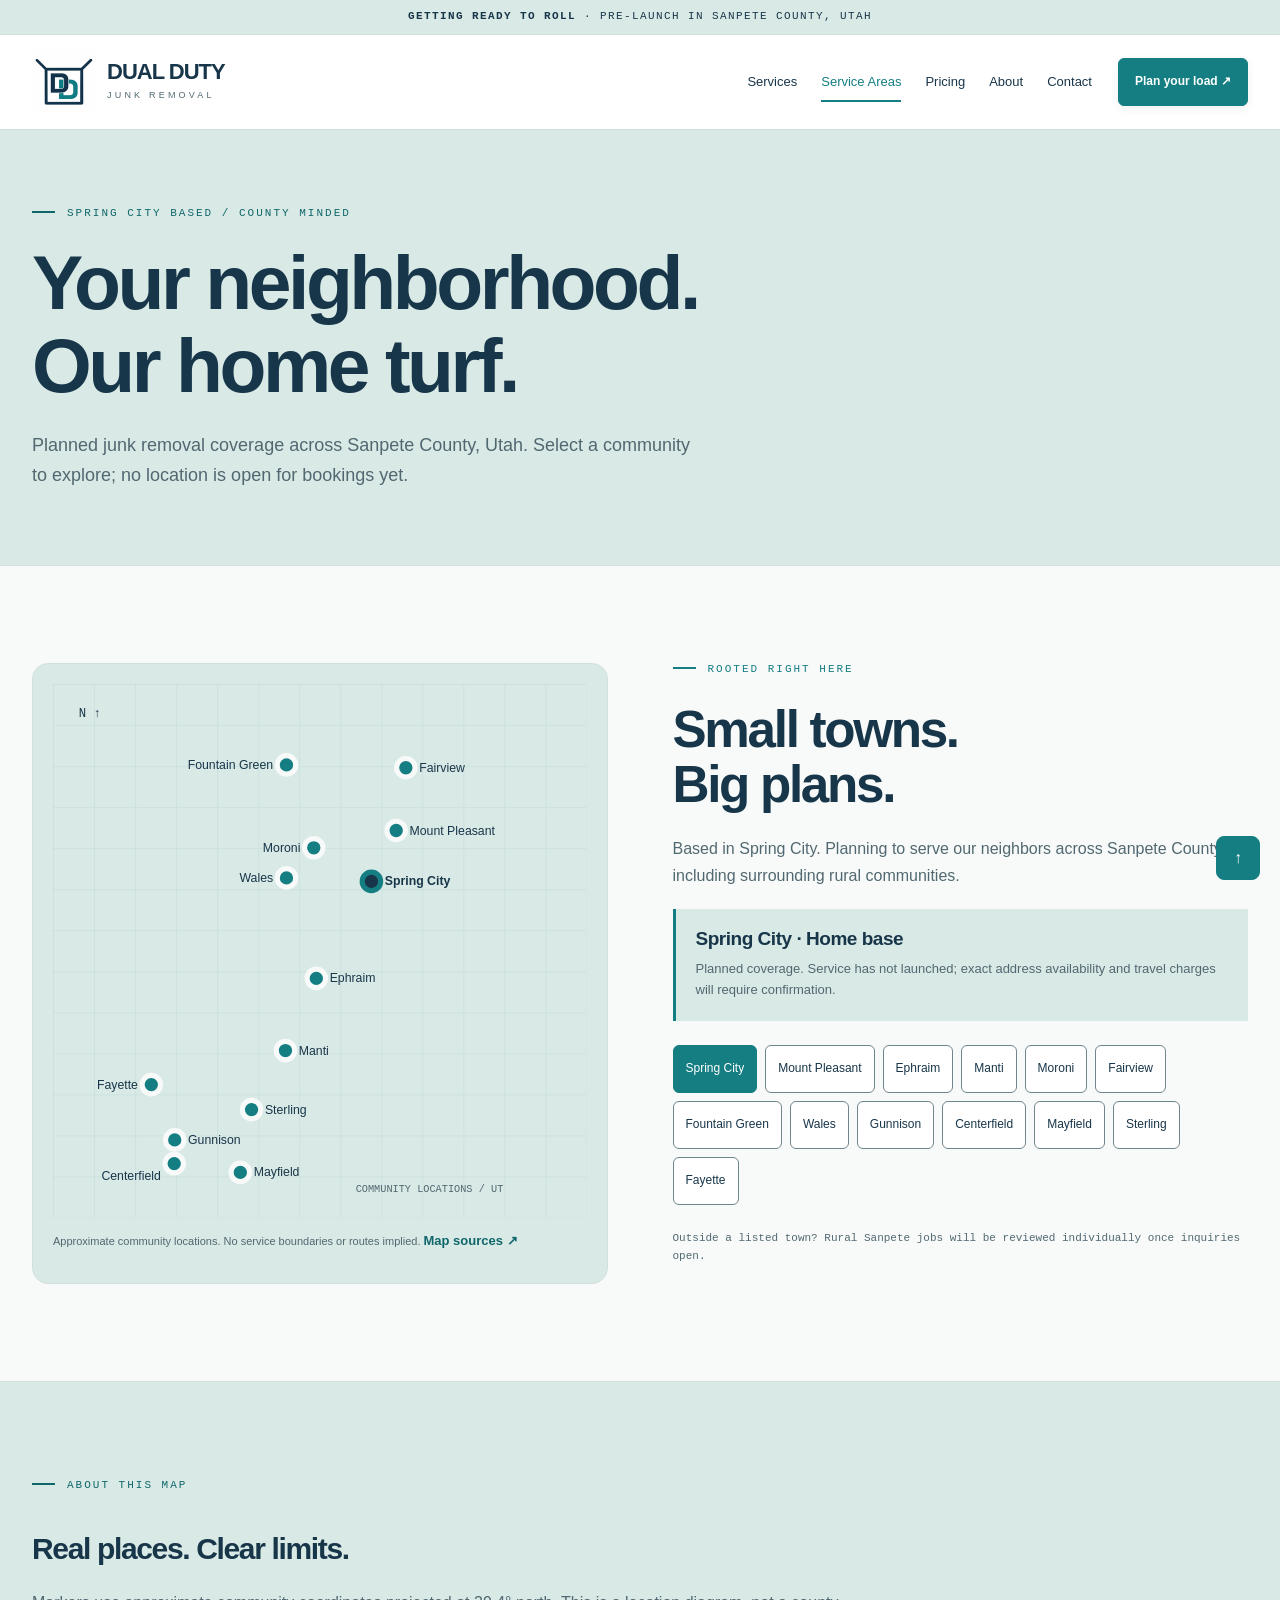
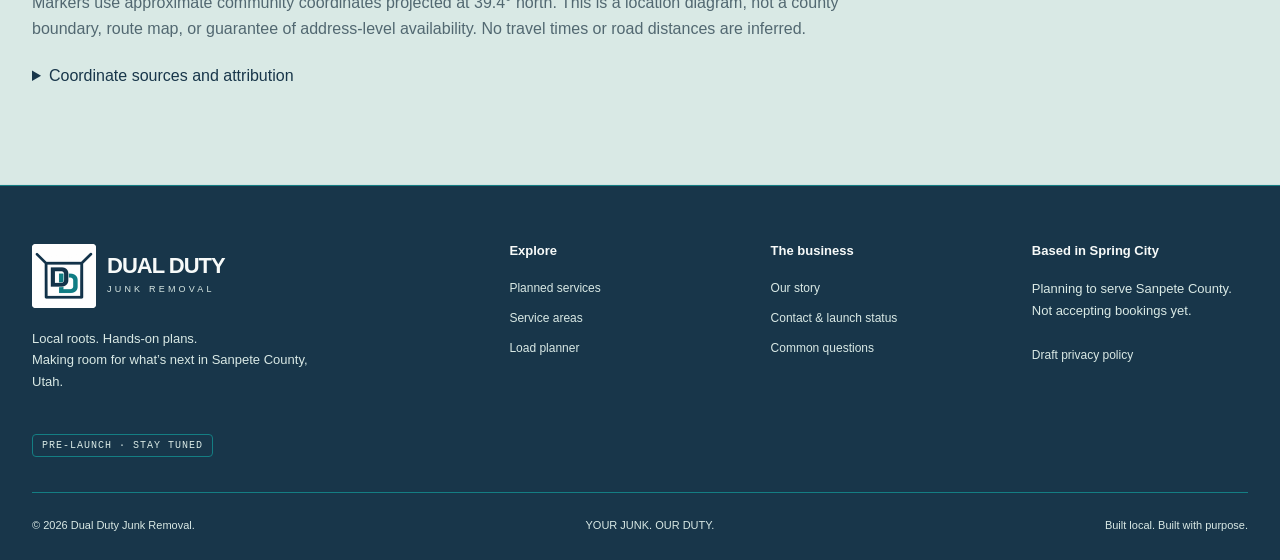
<file: areas/index.html>
<!doctype html><html lang="en"><head><meta charset="utf-8"><meta name="viewport" content="width=device-width, initial-scale=1"><meta name="theme-color" content="#18364A"><title>Service Areas | Dual Duty Junk Removal</title><meta name="description" content="Explore Dual Duty’s planned Sanpete County coverage, based in Spring City, including Ephraim, Manti, Mount Pleasant and surrounding communities."><link rel="canonical" href="https://dualdutyjunk.com/areas/"><meta property="og:type" content="website"><meta property="og:title" content="Service Areas | Dual Duty Junk Removal"><meta property="og:description" content="Explore Dual Duty’s planned Sanpete County coverage, based in Spring City, including Ephraim, Manti, Mount Pleasant and surrounding communities."><meta property="og:url" content="https://dualdutyjunk.com/areas/"><meta property="og:image" content="https://dualdutyjunk.com/assets/social.png"><meta property="og:image:width" content="1200"><meta property="og:image:height" content="630"><meta property="og:image:alt" content="Dual Duty Junk Removal — Your junk. Our duty. Pre-launch in Sanpete County, Utah."><meta name="twitter:card" content="summary_large_image"><link rel="icon" href="/favicon.ico" sizes="any"><link rel="icon" type="image/png" sizes="32x32" href="/favicon-32x32.png"><link rel="icon" type="image/png" sizes="16x16" href="/favicon-16x16.png"><link rel="apple-touch-icon" href="/apple-touch-icon.png"><link rel="manifest" href="/site.webmanifest"><link rel="stylesheet" href="/assets/style.css"><script type="application/ld+json">{"@context": "https://schema.org", "@type": "LocalBusiness", "name": "Dual Duty Junk Removal", "url": "https://dualdutyjunk.com", "description": "Pre-launch junk removal startup based in Spring City, Utah. Services are planned, not yet open for bookings.", "areaServed": {"@type": "AdministrativeArea", "name": "Sanpete County, Utah"}, "logo": "https://dualdutyjunk.com/assets/logo-512.png"}</script><script type="module" src="/assets/app.js"></script></head><body><a class="skip" href="#main">Skip to content</a><div class="progress" aria-hidden="true"></div><div class="statusbar"><b>GETTING READY TO ROLL</b> · PRE-LAUNCH IN SANPETE COUNTY, UTAH</div><header class="site-header"><div class="wrap navrow"><a class="brand" href="/" aria-label="Dual Duty Junk Removal home"><img src="/assets/logo-128.png" alt="" width="64" height="64"><span><strong>DUAL DUTY</strong><small>JUNK REMOVAL</small></span></a><button class="menu-toggle" aria-controls="navigation" aria-expanded="false" type="button">Menu ☰</button><nav id="navigation" class="navlinks" aria-label="Main navigation"><a href="/services/">Services</a><a href="/areas/" aria-current="page">Service Areas</a><a href="/pricing/">Pricing</a><a href="/about/">About</a><a href="/contact/">Contact</a></nav><a class="btn small" href="/pricing/#planner">Plan your load ↗</a></div></header><main id="main"><section class="page-heading"><div class="wrap"><span class="eyebrow">Spring City based / County minded</span><h1>Your neighborhood.<br>Our home turf.</h1><p>Planned junk removal coverage across Sanpete County, Utah. Select a community to explore; no location is open for bookings yet.</p></div></section><section class="section"><div class="wrap"><div class="split"><div class="map-box"><svg xmlns="http://www.w3.org/2000/svg" viewBox="0 0 520 520" aria-labelledby="map-title map-desc"><title id="map-title">Planned Sanpete communities</title><desc id="map-desc">Geographically positioned community markers, not service boundaries. Use the community buttons below as an alternative.</desc><defs><pattern id="map-grid" width="40" height="40" patternUnits="userSpaceOnUse"><path d="M40 0H0V40" fill="none" stroke="#147E83" stroke-opacity=".12"/></pattern></defs><rect width="520" height="520" fill="#D9E9E5"/><rect width="520" height="520" fill="url(#map-grid)"/><text x="25" y="32" fill="#18364A" font-family="monospace" font-size="12">N ↑</text><text x="295" y="495" fill="#526871" font-size="10" font-family="monospace">COMMUNITY LOCATIONS / UT</text><g class="map-point selected" data-town="Spring City" role="button" tabindex="0" aria-label="Select Spring City" aria-pressed="true"><circle cx="310.37" cy="192.40" r="9" fill="#147E83" stroke="#F7FAF9" stroke-width="5"/><circle cx="310.37" cy="192.40" r="22" fill="transparent" style="fill:transparent;stroke:none"/><text x="323.37" y="196.40" text-anchor="start" fill="#18364A" font-family="Arial,sans-serif" font-size="12">Spring City</text></g><g class="map-point " data-town="Mount Pleasant" role="button" tabindex="0" aria-label="Select Mount Pleasant" aria-pressed="false"><circle cx="334.50" cy="142.78" r="9" fill="#147E83" stroke="#F7FAF9" stroke-width="5"/><circle cx="334.50" cy="142.78" r="22" fill="transparent" style="fill:transparent;stroke:none"/><text x="347.50" y="146.78" text-anchor="start" fill="#18364A" font-family="Arial,sans-serif" font-size="12">Mount Pleasant</text></g><g class="map-point " data-town="Ephraim" role="button" tabindex="0" aria-label="Select Ephraim" aria-pressed="false"><circle cx="256.65" cy="286.94" r="9" fill="#147E83" stroke="#F7FAF9" stroke-width="5"/><circle cx="256.65" cy="286.94" r="22" fill="transparent" style="fill:transparent;stroke:none"/><text x="269.65" y="290.94" text-anchor="start" fill="#18364A" font-family="Arial,sans-serif" font-size="12">Ephraim</text></g><g class="map-point " data-town="Manti" role="button" tabindex="0" aria-label="Select Manti" aria-pressed="false"><circle cx="226.57" cy="357.31" r="9" fill="#147E83" stroke="#F7FAF9" stroke-width="5"/><circle cx="226.57" cy="357.31" r="22" fill="transparent" style="fill:transparent;stroke:none"/><text x="239.57" y="361.31" text-anchor="start" fill="#18364A" font-family="Arial,sans-serif" font-size="12">Manti</text></g><g class="map-point " data-town="Moroni" role="button" tabindex="0" aria-label="Select Moroni" aria-pressed="false"><circle cx="254.17" cy="159.68" r="9" fill="#147E83" stroke="#F7FAF9" stroke-width="5"/><circle cx="254.17" cy="159.68" r="22" fill="transparent" style="fill:transparent;stroke:none"/><text x="241.17" y="163.68" text-anchor="end" fill="#18364A" font-family="Arial,sans-serif" font-size="12">Moroni</text></g><g class="map-point " data-town="Fairview" role="button" tabindex="0" aria-label="Select Fairview" aria-pressed="false"><circle cx="343.92" cy="81.61" r="9" fill="#147E83" stroke="#F7FAF9" stroke-width="5"/><circle cx="343.92" cy="81.61" r="22" fill="transparent" style="fill:transparent;stroke:none"/><text x="356.92" y="85.61" text-anchor="start" fill="#18364A" font-family="Arial,sans-serif" font-size="12">Fairview</text></g><g class="map-point " data-town="Fountain Green" role="button" tabindex="0" aria-label="Select Fountain Green" aria-pressed="false"><circle cx="227.56" cy="78.83" r="9" fill="#147E83" stroke="#F7FAF9" stroke-width="5"/><circle cx="227.56" cy="78.83" r="22" fill="transparent" style="fill:transparent;stroke:none"/><text x="214.56" y="82.83" text-anchor="end" fill="#18364A" font-family="Arial,sans-serif" font-size="12">Fountain Green</text></g><g class="map-point " data-town="Wales" role="button" tabindex="0" aria-label="Select Wales" aria-pressed="false"><circle cx="227.56" cy="188.99" r="9" fill="#147E83" stroke="#F7FAF9" stroke-width="5"/><circle cx="227.56" cy="188.99" r="22" fill="transparent" style="fill:transparent;stroke:none"/><text x="214.56" y="192.99" text-anchor="end" fill="#18364A" font-family="Arial,sans-serif" font-size="12">Wales</text></g><g class="map-point " data-town="Gunnison" role="button" tabindex="0" aria-label="Select Gunnison" aria-pressed="false"><circle cx="118.64" cy="444.37" r="9" fill="#147E83" stroke="#F7FAF9" stroke-width="5"/><circle cx="118.64" cy="444.37" r="22" fill="transparent" style="fill:transparent;stroke:none"/><text x="131.64" y="448.37" text-anchor="start" fill="#18364A" font-family="Arial,sans-serif" font-size="12">Gunnison</text></g><g class="map-point " data-town="Centerfield" role="button" tabindex="0" aria-label="Select Centerfield" aria-pressed="false"><circle cx="118.14" cy="467.47" r="9" fill="#147E83" stroke="#F7FAF9" stroke-width="5"/><circle cx="118.14" cy="467.47" r="22" fill="transparent" style="fill:transparent;stroke:none"/><text x="105.14" y="483.47" text-anchor="end" fill="#18364A" font-family="Arial,sans-serif" font-size="12">Centerfield</text></g><g class="map-point " data-town="Mayfield" role="button" tabindex="0" aria-label="Select Mayfield" aria-pressed="false"><circle cx="182.60" cy="476.02" r="9" fill="#147E83" stroke="#F7FAF9" stroke-width="5"/><circle cx="182.60" cy="476.02" r="22" fill="transparent" style="fill:transparent;stroke:none"/><text x="195.60" y="480.02" text-anchor="start" fill="#18364A" font-family="Arial,sans-serif" font-size="12">Mayfield</text></g><g class="map-point " data-town="Sterling" role="button" tabindex="0" aria-label="Select Sterling" aria-pressed="false"><circle cx="193.52" cy="414.83" r="9" fill="#147E83" stroke="#F7FAF9" stroke-width="5"/><circle cx="193.52" cy="414.83" r="22" fill="transparent" style="fill:transparent;stroke:none"/><text x="206.52" y="418.83" text-anchor="start" fill="#18364A" font-family="Arial,sans-serif" font-size="12">Sterling</text></g><g class="map-point " data-town="Fayette" role="button" tabindex="0" aria-label="Select Fayette" aria-pressed="false"><circle cx="95.83" cy="390.47" r="9" fill="#147E83" stroke="#F7FAF9" stroke-width="5"/><circle cx="95.83" cy="390.47" r="22" fill="transparent" style="fill:transparent;stroke:none"/><text x="82.83" y="394.47" text-anchor="end" fill="#18364A" font-family="Arial,sans-serif" font-size="12">Fayette</text></g></svg><p class="map-note">Approximate community locations. No service boundaries or routes implied. <a class="textlink" href="/areas/#sources">Map sources ↗</a></p></div><div><span class="eyebrow">Rooted right here</span><h2>Small towns.<br>Big plans.</h2><p>Based in Spring City. Planning to serve our neighbors across Sanpete County, including surrounding rural communities.</p><div class="selection" aria-live="polite"><h3 id="town-title">Spring City · Home base</h3><p id="town-description">Planned coverage. Service has not launched; exact address availability and travel charges will require confirmation.</p></div><div class="towns"><button type="button" data-town="Spring City" aria-pressed="true">Spring City</button><button type="button" data-town="Mount Pleasant" aria-pressed="false">Mount Pleasant</button><button type="button" data-town="Ephraim" aria-pressed="false">Ephraim</button><button type="button" data-town="Manti" aria-pressed="false">Manti</button><button type="button" data-town="Moroni" aria-pressed="false">Moroni</button><button type="button" data-town="Fairview" aria-pressed="false">Fairview</button><button type="button" data-town="Fountain Green" aria-pressed="false">Fountain Green</button><button type="button" data-town="Wales" aria-pressed="false">Wales</button><button type="button" data-town="Gunnison" aria-pressed="false">Gunnison</button><button type="button" data-town="Centerfield" aria-pressed="false">Centerfield</button><button type="button" data-town="Mayfield" aria-pressed="false">Mayfield</button><button type="button" data-town="Sterling" aria-pressed="false">Sterling</button><button type="button" data-town="Fayette" aria-pressed="false">Fayette</button></div><p class="micro">Outside a listed town? Rural Sanpete jobs will be reviewed individually once inquiries open.</p></div></div></div></section><section class="section alt"><div class="wrap"><div class="prose" id="sources"><span class="eyebrow">About this map</span><h2>Real places. Clear limits.</h2><p>Markers use approximate community coordinates projected at 39.4° north. This is a location diagram, not a county boundary, route map, or guarantee of address-level availability. No travel times or road distances are inferred.</p><details><summary>Coordinate sources and attribution</summary><ul><li><a href="https://www.topozone.com/utah/sanpete-ut/city/spring-city-4/" target="_blank" rel="noopener noreferrer">Spring City coordinate source</a> — 39.4825, -111.4960</li><li><a href="https://www.topozone.com/utah/sanpete-ut/city/mount-pleasant-134/" target="_blank" rel="noopener noreferrer">Mount Pleasant coordinate source</a> — 39.5469, -111.4555</li><li><a href="https://www.topozone.com/utah/sanpete-ut/city/ephraim/" target="_blank" rel="noopener noreferrer">Ephraim coordinate source</a> — 39.3597, -111.5863</li><li><a href="https://www.topozone.com/utah/sanpete-ut/city/manti-2/" target="_blank" rel="noopener noreferrer">Manti coordinate source</a> — 39.2683, -111.6369</li><li><a href="https://www.topozone.com/utah/sanpete-ut/city/moroni/" target="_blank" rel="noopener noreferrer">Moroni coordinate source</a> — 39.5250, -111.5905</li><li><a href="https://www.topozone.com/utah/sanpete-ut/city/fairview-198/" target="_blank" rel="noopener noreferrer">Fairview coordinate source</a> — 39.6264, -111.4396</li><li><a href="https://www.topozone.com/utah/sanpete-ut/city/fountain-green-3/" target="_blank" rel="noopener noreferrer">Fountain Green coordinate source</a> — 39.6300, -111.6352</li><li><a href="https://fallingrain.com/world/US/UT/Wales.html" target="_blank" rel="noopener noreferrer">Wales coordinate source</a> — 39.4869, -111.6352</li><li><a href="https://www.topozone.com/utah/sanpete-ut/city/gunnison-3/" target="_blank" rel="noopener noreferrer">Gunnison coordinate source</a> — 39.1552, -111.8183</li><li><a href="https://www.topozone.com/utah/sanpete-ut/city/centerfield-5/" target="_blank" rel="noopener noreferrer">Centerfield coordinate source</a> — 39.1252, -111.8191</li><li><a href="https://topoquest.com/place/utah/populated-place/mayfield/1443237" target="_blank" rel="noopener noreferrer">Mayfield coordinate source</a> — 39.1141, -111.7108</li><li><a href="https://mapcarta.com/Sterling_%28Utah%29" target="_blank" rel="noopener noreferrer">Sterling coordinate source</a> — 39.1936, -111.6924</li><li><a href="https://www.topozone.com/utah/sanpete-ut/city/fayette-17/" target="_blank" rel="noopener noreferrer">Fayette coordinate source</a> — 39.2252, -111.8566</li></ul><p>Source coordinates checked October 18, 2026. TopoZone reports USGS place coordinates; other linked providers are identified at each source. Mapcarta credits OpenStreetMap and GeoNames. Original visualization by Dual Duty.</p></details></div></div></section></main><footer class="footer"><div class="wrap"><div class="footer-grid"><div><a class="brand" href="/" aria-label="Dual Duty Junk Removal home"><img src="/assets/logo-128.png" alt="" width="64" height="64"><span><strong>DUAL DUTY</strong><small>JUNK REMOVAL</small></span></a><p>Local roots. Hands-on plans.<br>Making room for what’s next in Sanpete County, Utah.</p><span class="badge">Pre-launch · Stay tuned</span></div><div><h3>Explore</h3><a href="/services/">Planned services</a><a href="/areas/">Service areas</a><a href="/pricing/">Load planner</a></div><div><h3>The business</h3><a href="/about/">Our story</a><a href="/contact/">Contact & launch status</a><a href="/faq/">Common questions</a></div><div><h3>Based in Spring City</h3><p>Planning to serve Sanpete County.<br>Not accepting bookings yet.</p><a href="/privacy/">Draft privacy policy</a></div></div><div class="footer-bottom"><span>© <span data-year>2026</span> Dual Duty Junk Removal.</span><span>YOUR JUNK. OUR DUTY.</span><span>Built local. Built with purpose.</span></div></div></footer><a class="backtop" href="#main" aria-label="Back to top">↑</a></body></html>
</file>
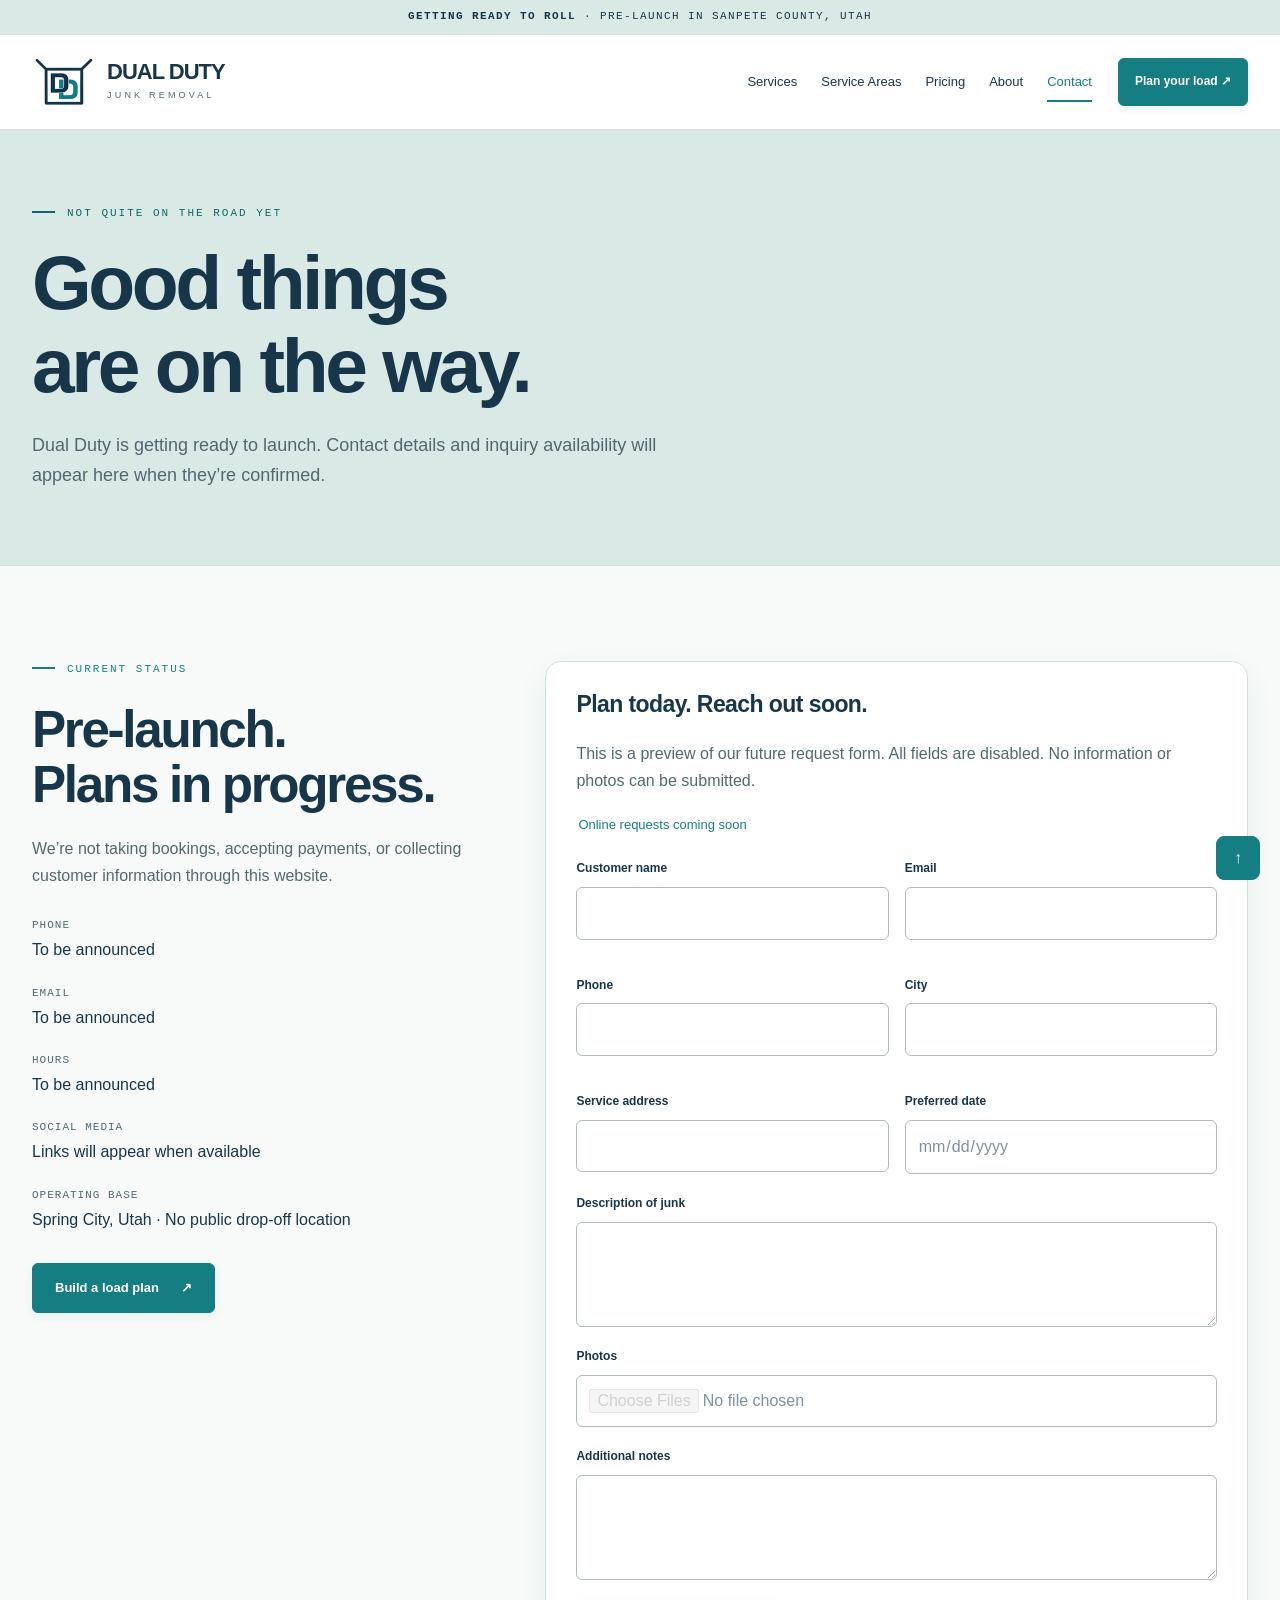
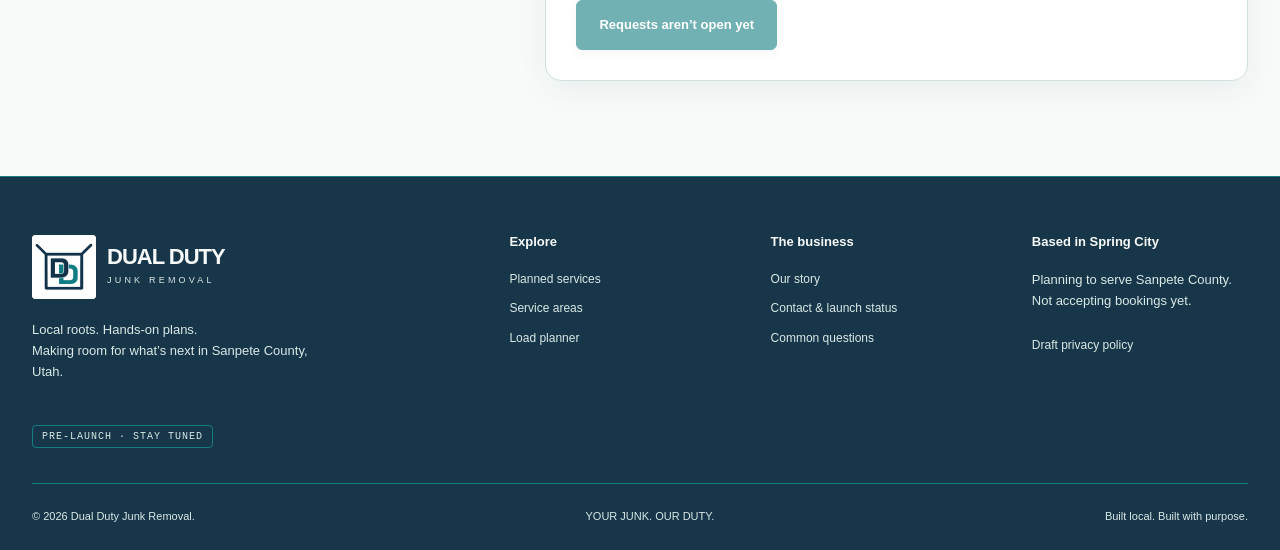
<file: contact/index.html>
<!doctype html><html lang="en"><head><meta charset="utf-8"><meta name="viewport" content="width=device-width, initial-scale=1"><meta name="theme-color" content="#18364A"><title>Contact | Dual Duty Junk Removal</title><meta name="description" content="Dual Duty Junk Removal is pre-launch. Contact details and online requests are coming soon. No bookings, payments, or personal data submissions are available."><link rel="canonical" href="https://dualdutyjunk.com/contact/"><meta property="og:type" content="website"><meta property="og:title" content="Contact | Dual Duty Junk Removal"><meta property="og:description" content="Dual Duty Junk Removal is pre-launch. Contact details and online requests are coming soon. No bookings, payments, or personal data submissions are available."><meta property="og:url" content="https://dualdutyjunk.com/contact/"><meta property="og:image" content="https://dualdutyjunk.com/assets/social.png"><meta property="og:image:width" content="1200"><meta property="og:image:height" content="630"><meta property="og:image:alt" content="Dual Duty Junk Removal — Your junk. Our duty. Pre-launch in Sanpete County, Utah."><meta name="twitter:card" content="summary_large_image"><link rel="icon" href="/favicon.ico" sizes="any"><link rel="icon" type="image/png" sizes="32x32" href="/favicon-32x32.png"><link rel="icon" type="image/png" sizes="16x16" href="/favicon-16x16.png"><link rel="apple-touch-icon" href="/apple-touch-icon.png"><link rel="manifest" href="/site.webmanifest"><link rel="stylesheet" href="/assets/style.css"><script type="application/ld+json">{"@context": "https://schema.org", "@type": "LocalBusiness", "name": "Dual Duty Junk Removal", "url": "https://dualdutyjunk.com", "description": "Pre-launch junk removal startup based in Spring City, Utah. Services are planned, not yet open for bookings.", "areaServed": {"@type": "AdministrativeArea", "name": "Sanpete County, Utah"}, "logo": "https://dualdutyjunk.com/assets/logo-512.png"}</script><script type="module" src="/assets/app.js"></script></head><body><a class="skip" href="#main">Skip to content</a><div class="progress" aria-hidden="true"></div><div class="statusbar"><b>GETTING READY TO ROLL</b> · PRE-LAUNCH IN SANPETE COUNTY, UTAH</div><header class="site-header"><div class="wrap navrow"><a class="brand" href="/" aria-label="Dual Duty Junk Removal home"><img src="/assets/logo-128.png" alt="" width="64" height="64"><span><strong>DUAL DUTY</strong><small>JUNK REMOVAL</small></span></a><button class="menu-toggle" aria-controls="navigation" aria-expanded="false" type="button">Menu ☰</button><nav id="navigation" class="navlinks" aria-label="Main navigation"><a href="/services/">Services</a><a href="/areas/">Service Areas</a><a href="/pricing/">Pricing</a><a href="/about/">About</a><a href="/contact/" aria-current="page">Contact</a></nav><a class="btn small" href="/pricing/#planner">Plan your load ↗</a></div></header><main id="main"><section class="page-heading"><div class="wrap"><span class="eyebrow">Not quite on the road yet</span><h1>Good things<br>are on the way.</h1><p>Dual Duty is getting ready to launch. Contact details and inquiry availability will appear here when they’re confirmed.</p></div></section><section class="section"><div class="wrap"><div class="contact-grid"><div><span class="eyebrow">Current status</span><h2>Pre-launch.<br>Plans in progress.</h2><p>We’re not taking bookings, accepting payments, or collecting customer information through this website.</p><dl class="contact-details"><dt>Phone</dt><dd id="contact-phone">To be announced</dd><dt>Email</dt><dd id="contact-email">To be announced</dd><dt>Hours</dt><dd id="contact-hours">To be announced</dd><dt>Social media</dt><dd id="contact-socials">Links will appear when available</dd><dt>Operating base</dt><dd>Spring City, Utah · No public drop-off location</dd></dl><a class="btn " href="/pricing/">Build a load plan<span aria-hidden="true">↗</span></a><div id="integration-links"></div></div><form class="form-preview" aria-label="Future quote request preview"><h3>Plan today. Reach out soon.</h3><p>This is a preview of our future request form. All fields are disabled. No information or photos can be submitted.</p><fieldset disabled><legend>Online requests coming soon</legend><div class="two"><div class="field"><label for="preview-name">Customer name</label><input id="preview-name" type="text" autocomplete="off" disabled></div><div class="field"><label for="preview-email">Email</label><input id="preview-email" type="email" autocomplete="off" disabled></div><div class="field"><label for="preview-phone">Phone</label><input id="preview-phone" type="tel" autocomplete="off" disabled></div><div class="field"><label for="preview-city-preview">City</label><input id="preview-city-preview" type="text" autocomplete="off" disabled></div><div class="field"><label for="preview-address">Service address</label><input id="preview-address" type="text" autocomplete="off" disabled></div><div class="field"><label for="preview-date">Preferred date</label><input id="preview-date" type="date" autocomplete="off" disabled></div></div><div class="field"><label for="preview-description">Description of junk</label><textarea id="preview-description" rows="3" disabled></textarea></div><div class="field"><label for="preview-photos">Photos</label><input id="preview-photos" type="file" accept="image/*" multiple disabled></div><div class="field"><label for="preview-notes">Additional notes</label><textarea id="preview-notes" rows="3" disabled></textarea></div><button type="button" class="btn" disabled>Requests aren’t open yet</button></fieldset></form></div></div></section></main><footer class="footer"><div class="wrap"><div class="footer-grid"><div><a class="brand" href="/" aria-label="Dual Duty Junk Removal home"><img src="/assets/logo-128.png" alt="" width="64" height="64"><span><strong>DUAL DUTY</strong><small>JUNK REMOVAL</small></span></a><p>Local roots. Hands-on plans.<br>Making room for what’s next in Sanpete County, Utah.</p><span class="badge">Pre-launch · Stay tuned</span></div><div><h3>Explore</h3><a href="/services/">Planned services</a><a href="/areas/">Service areas</a><a href="/pricing/">Load planner</a></div><div><h3>The business</h3><a href="/about/">Our story</a><a href="/contact/">Contact & launch status</a><a href="/faq/">Common questions</a></div><div><h3>Based in Spring City</h3><p>Planning to serve Sanpete County.<br>Not accepting bookings yet.</p><a href="/privacy/">Draft privacy policy</a></div></div><div class="footer-bottom"><span>© <span data-year>2026</span> Dual Duty Junk Removal.</span><span>YOUR JUNK. OUR DUTY.</span><span>Built local. Built with purpose.</span></div></div></footer><a class="backtop" href="#main" aria-label="Back to top">↑</a></body></html>
</file>
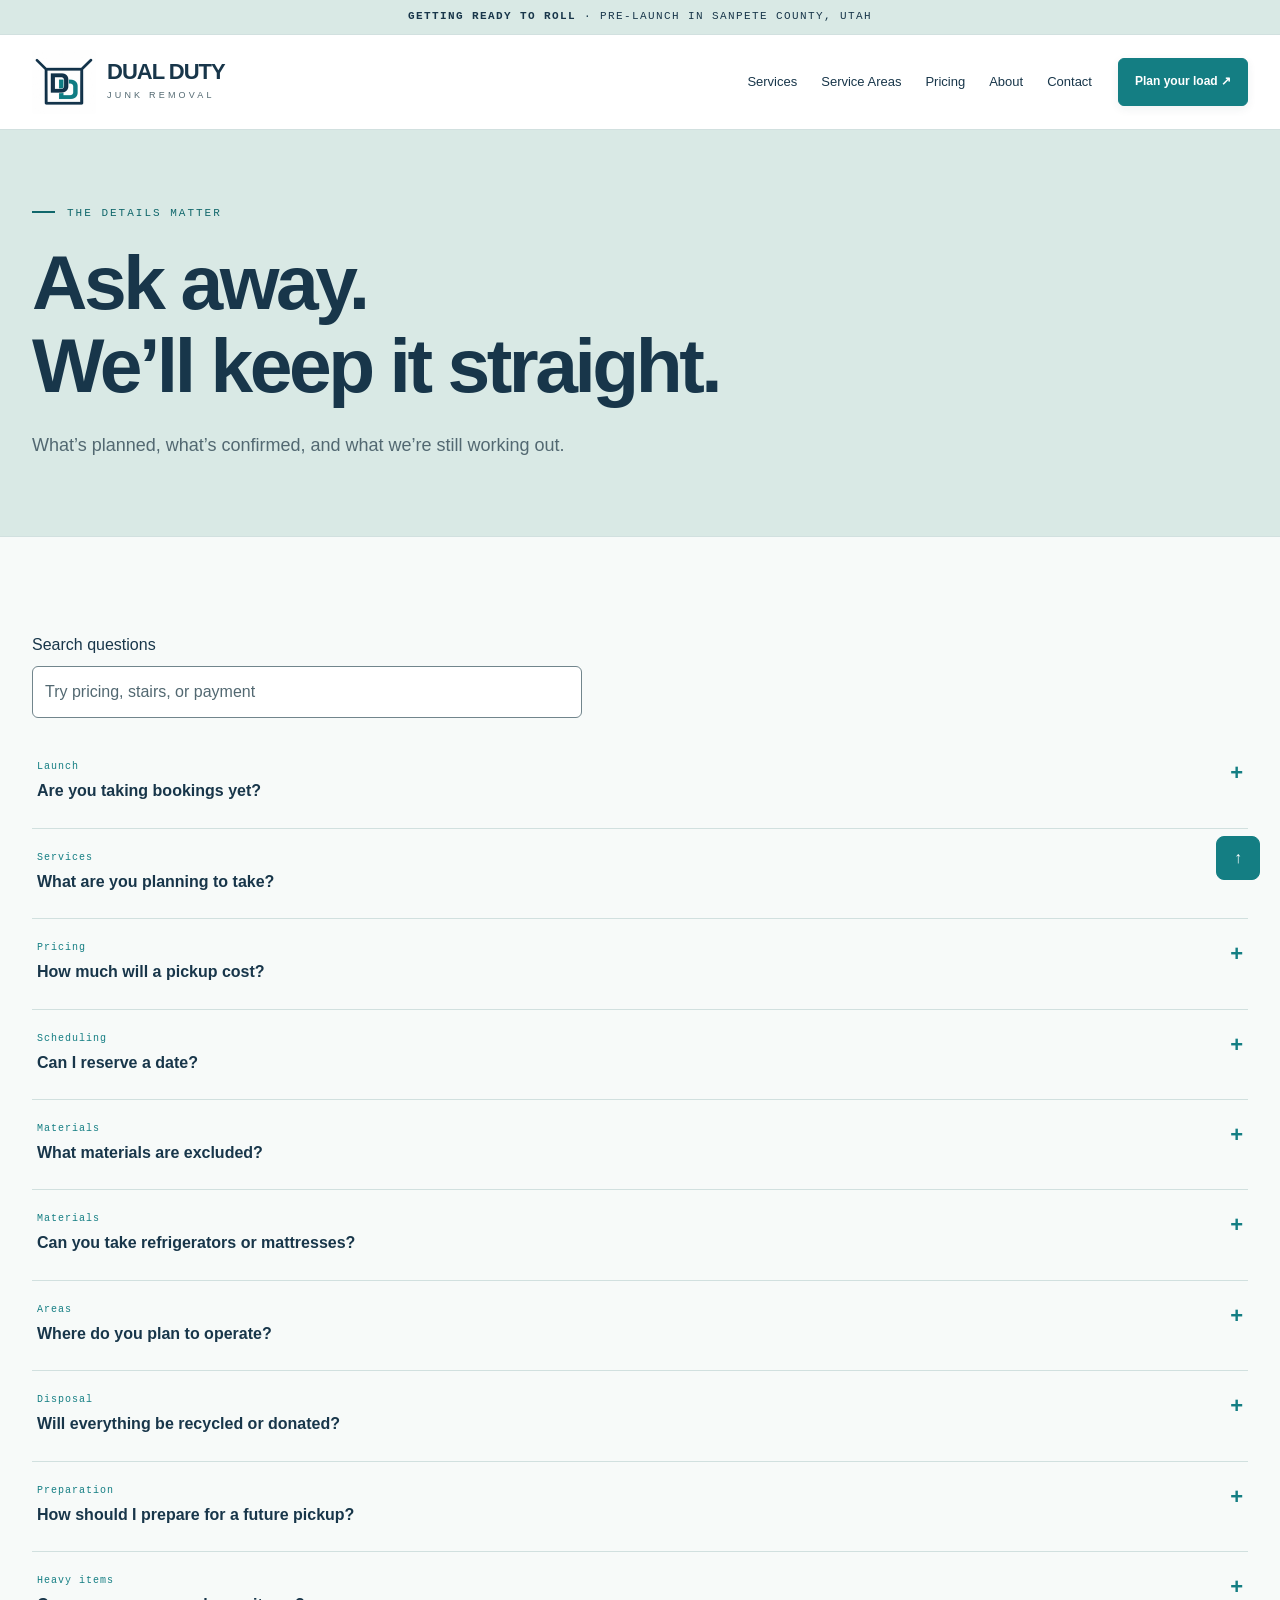
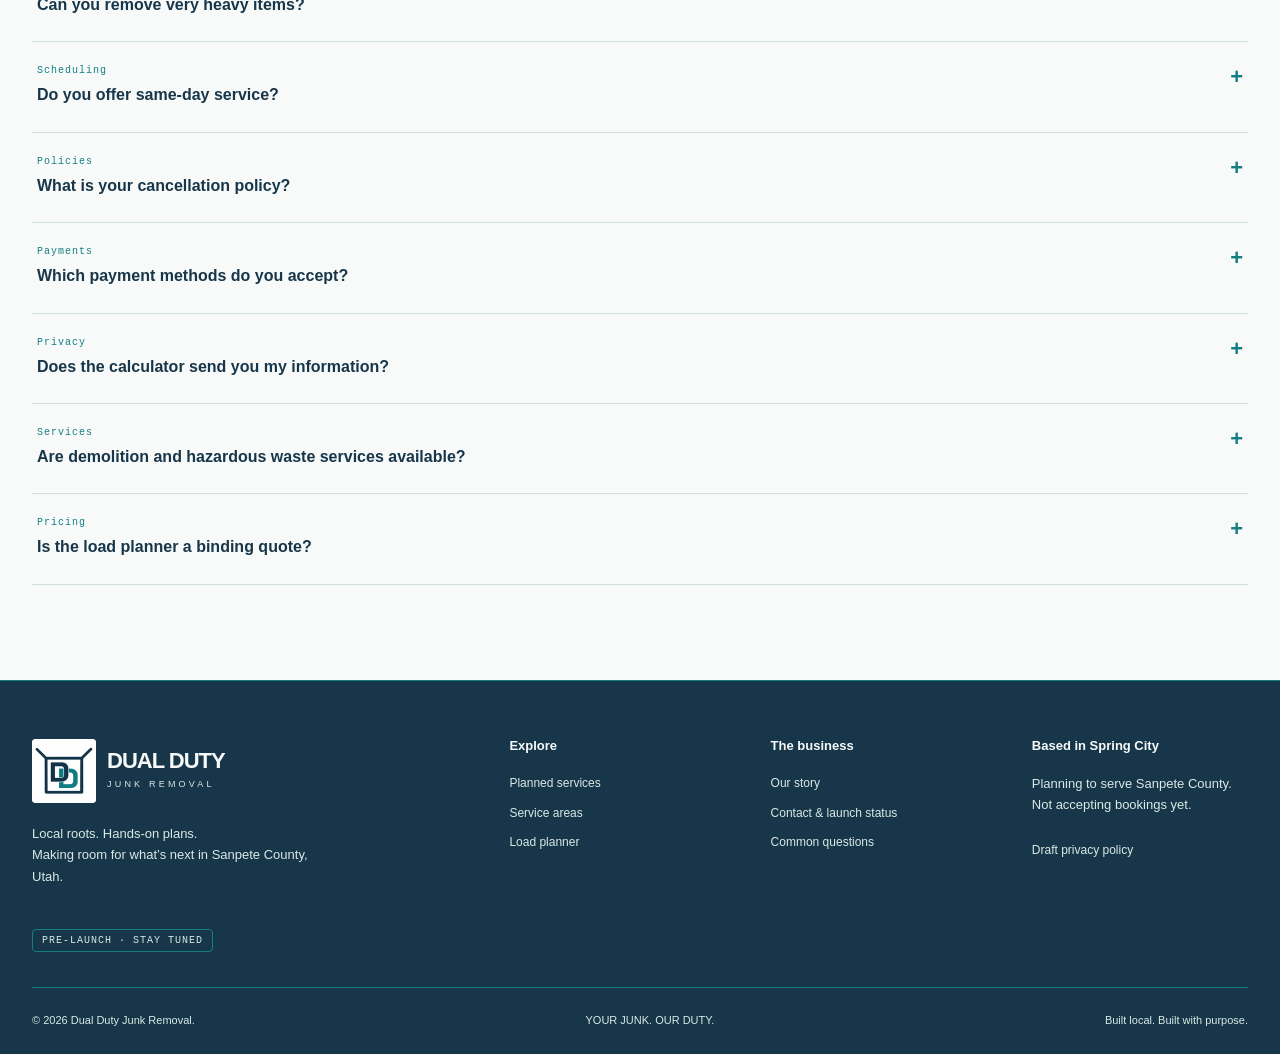
<file: faq/index.html>
<!doctype html><html lang="en"><head><meta charset="utf-8"><meta name="viewport" content="width=device-width, initial-scale=1"><meta name="theme-color" content="#18364A"><title>FAQ | Dual Duty Junk Removal</title><meta name="description" content="Find answers about planned junk removal services, materials, pricing, coverage, scheduling, and policies still being finalized by Dual Duty."><link rel="canonical" href="https://dualdutyjunk.com/faq/"><meta property="og:type" content="website"><meta property="og:title" content="FAQ | Dual Duty Junk Removal"><meta property="og:description" content="Find answers about planned junk removal services, materials, pricing, coverage, scheduling, and policies still being finalized by Dual Duty."><meta property="og:url" content="https://dualdutyjunk.com/faq/"><meta property="og:image" content="https://dualdutyjunk.com/assets/social.png"><meta property="og:image:width" content="1200"><meta property="og:image:height" content="630"><meta property="og:image:alt" content="Dual Duty Junk Removal — Your junk. Our duty. Pre-launch in Sanpete County, Utah."><meta name="twitter:card" content="summary_large_image"><link rel="icon" href="/favicon.ico" sizes="any"><link rel="icon" type="image/png" sizes="32x32" href="/favicon-32x32.png"><link rel="icon" type="image/png" sizes="16x16" href="/favicon-16x16.png"><link rel="apple-touch-icon" href="/apple-touch-icon.png"><link rel="manifest" href="/site.webmanifest"><link rel="stylesheet" href="/assets/style.css"><script type="application/ld+json">{"@context": "https://schema.org", "@type": "LocalBusiness", "name": "Dual Duty Junk Removal", "url": "https://dualdutyjunk.com", "description": "Pre-launch junk removal startup based in Spring City, Utah. Services are planned, not yet open for bookings.", "areaServed": {"@type": "AdministrativeArea", "name": "Sanpete County, Utah"}, "logo": "https://dualdutyjunk.com/assets/logo-512.png"}</script><script type="module" src="/assets/app.js"></script></head><body><a class="skip" href="#main">Skip to content</a><div class="progress" aria-hidden="true"></div><div class="statusbar"><b>GETTING READY TO ROLL</b> · PRE-LAUNCH IN SANPETE COUNTY, UTAH</div><header class="site-header"><div class="wrap navrow"><a class="brand" href="/" aria-label="Dual Duty Junk Removal home"><img src="/assets/logo-128.png" alt="" width="64" height="64"><span><strong>DUAL DUTY</strong><small>JUNK REMOVAL</small></span></a><button class="menu-toggle" aria-controls="navigation" aria-expanded="false" type="button">Menu ☰</button><nav id="navigation" class="navlinks" aria-label="Main navigation"><a href="/services/">Services</a><a href="/areas/">Service Areas</a><a href="/pricing/">Pricing</a><a href="/about/">About</a><a href="/contact/">Contact</a></nav><a class="btn small" href="/pricing/#planner">Plan your load ↗</a></div></header><main id="main"><section class="page-heading"><div class="wrap"><span class="eyebrow">The details matter</span><h1>Ask away.<br>We’ll keep it straight.</h1><p>What’s planned, what’s confirmed, and what we’re still working out.</p></div></section><section class="section"><div class="wrap"><label class="field search">Search questions<input id="faq-search" type="search" placeholder="Try pricing, stairs, or payment"></label><p id="search-count" class="micro" role="status"></p><div class="faq-list"><details data-search="Launch Are you taking bookings yet? Not yet. Dual Duty Junk Removal is in the planning stage. Online requests, scheduling, and payments are not available. A launch date has not been announced."><summary><span class="faq-category">Launch</span>Are you taking bookings yet?</summary><p>Not yet. Dual Duty Junk Removal is in the planning stage. Online requests, scheduling, and payments are not available. A launch date has not been announced.</p></details><details data-search="Services What are you planning to take? General household junk, furniture, garage and basement clutter, moving cleanouts, and some yard debris are planned. Appliance, residential debris, and light commercial work require confirmation before launch."><summary><span class="faq-category">Services</span>What are you planning to take?</summary><p>General household junk, furniture, garage and basement clutter, moving cleanouts, and some yard debris are planned. Appliance, residential debris, and light commercial work require confirmation before launch.</p></details><details data-search="Pricing How much will a pickup cost? Company rates are not set. The load planner estimates volume and flags complexity without showing invented prices. Final prices will depend on the actual items, access, labor, travel, weight, and disposal costs."><summary><span class="faq-category">Pricing</span>How much will a pickup cost?</summary><p>Company rates are not set. The load planner estimates volume and flags complexity without showing invented prices. Final prices will depend on the actual items, access, labor, travel, weight, and disposal costs.</p></details><details data-search="Scheduling Can I reserve a date? Scheduling is not open. The contact form is a disabled preview; entering a preferred date is not currently possible and does not reserve service."><summary><span class="faq-category">Scheduling</span>Can I reserve a date?</summary><p>Scheduling is not open. The contact form is a disabled preview; entering a preferred date is not currently possible and does not reserve service.</p></details><details data-search="Materials What materials are excluded? We do not plan to accept hazardous waste, asbestos, chemicals, fuels, paint liquids, explosives, medical waste, or unidentified substances. Items requiring specialist handling must be discussed before any future pickup."><summary><span class="faq-category">Materials</span>What materials are excluded?</summary><p>We do not plan to accept hazardous waste, asbestos, chemicals, fuels, paint liquids, explosives, medical waste, or unidentified substances. Items requiring specialist handling must be discussed before any future pickup.</p></details><details data-search="Materials Can you take refrigerators or mattresses? These are included in the planner for estimating space, not as guaranteed accepted items. Refrigerant handling and mattress disposal arrangements must be confirmed."><summary><span class="faq-category">Materials</span>Can you take refrigerators or mattresses?</summary><p>These are included in the planner for estimating space, not as guaranteed accepted items. Refrigerant handling and mattress disposal arrangements must be confirmed.</p></details><details data-search="Areas Where do you plan to operate? Our operating base is Spring City. We plan to cover Sanpete County, including the 13 listed communities and surrounding rural areas. Exact address coverage and travel charges will need confirmation once inquiries open."><summary><span class="faq-category">Areas</span>Where do you plan to operate?</summary><p>Our operating base is Spring City. We plan to cover Sanpete County, including the 13 listed communities and surrounding rural areas. Exact address coverage and travel charges will need confirmation once inquiries open.</p></details><details data-search="Disposal Will everything be recycled or donated? No blanket promise. Our intention is to consider reuse, donation, and recycling where item condition, receiving facilities, and practical arrangements allow. No disposal partnerships are confirmed."><summary><span class="faq-category">Disposal</span>Will everything be recycled or donated?</summary><p>No blanket promise. Our intention is to consider reuse, donation, and recycling where item condition, receiving facilities, and practical arrangements allow. No disposal partnerships are confirmed.</p></details><details data-search="Preparation How should I prepare for a future pickup? Identify only the items you want removed, keep belongings you want to retain separate, and plan a clear access route. Do not move heavy objects or disconnect utilities for the sake of an estimate. Specific instructions will be confirmed with the job."><summary><span class="faq-category">Preparation</span>How should I prepare for a future pickup?</summary><p>Identify only the items you want removed, keep belongings you want to retain separate, and plan a clear access route. Do not move heavy objects or disconnect utilities for the sake of an estimate. Specific instructions will be confirmed with the job.</p></details><details data-search="Heavy items Can you remove very heavy items? Weight and safe handling limits are still being determined. Pianos, safes, hot tubs, large machinery, concrete, and other unusually heavy items need individual approval and may be declined."><summary><span class="faq-category">Heavy items</span>Can you remove very heavy items?</summary><p>Weight and safe handling limits are still being determined. Pianos, safes, hot tubs, large machinery, concrete, and other unusually heavy items need individual approval and may be declined.</p></details><details data-search="Scheduling Do you offer same-day service? No same-day service or response time is promised. Availability and hours will be published when operations are ready."><summary><span class="faq-category">Scheduling</span>Do you offer same-day service?</summary><p>No same-day service or response time is promised. Availability and hours will be published when operations are ready.</p></details><details data-search="Policies What is your cancellation policy? Cancellation and rescheduling policies are still being finalized. They will be provided before customers agree to a booking."><summary><span class="faq-category">Policies</span>What is your cancellation policy?</summary><p>Cancellation and rescheduling policies are still being finalized. They will be provided before customers agree to a booking.</p></details><details data-search="Payments Which payment methods do you accept? Payment methods are not configured. This website does not request deposits or process payments. Accepted methods and payment timing will be published before launch."><summary><span class="faq-category">Payments</span>Which payment methods do you accept?</summary><p>Payment methods are not configured. This website does not request deposits or process payments. Accepted methods and payment timing will be published before launch.</p></details><details data-search="Privacy Does the calculator send you my information? No. The calculator works in your browser and saves only item selections and job factors on this device. It does not ask for a name, street address, email, phone number, or photos. Clear saved plan removes its stored data."><summary><span class="faq-category">Privacy</span>Does the calculator send you my information?</summary><p>No. The calculator works in your browser and saves only item selections and job factors on this device. It does not ask for a name, street address, email, phone number, or photos. Clear saved plan removes its stored data.</p></details><details data-search="Services Are demolition and hazardous waste services available? No. Demolition, hazardous waste disposal, and specialized removal services are outside the planned offering."><summary><span class="faq-category">Services</span>Are demolition and hazardous waste services available?</summary><p>No. Demolition, hazardous waste disposal, and specialized removal services are outside the planned offering.</p></details><details data-search="Pricing Is the load planner a binding quote? No. Item volumes are editable planning assumptions, not measurements. Trailer capacity and weight limits are not yet confirmed. Even after real rates are configured, any price is preliminary and requires business confirmation."><summary><span class="faq-category">Pricing</span>Is the load planner a binding quote?</summary><p>No. Item volumes are editable planning assumptions, not measurements. Trailer capacity and weight limits are not yet confirmed. Even after real rates are configured, any price is preliminary and requires business confirmation.</p></details></div><p class="no-results" hidden>No matching questions. Try “pricing”, “items”, or “launch”.</p></div></section></main><footer class="footer"><div class="wrap"><div class="footer-grid"><div><a class="brand" href="/" aria-label="Dual Duty Junk Removal home"><img src="/assets/logo-128.png" alt="" width="64" height="64"><span><strong>DUAL DUTY</strong><small>JUNK REMOVAL</small></span></a><p>Local roots. Hands-on plans.<br>Making room for what’s next in Sanpete County, Utah.</p><span class="badge">Pre-launch · Stay tuned</span></div><div><h3>Explore</h3><a href="/services/">Planned services</a><a href="/areas/">Service areas</a><a href="/pricing/">Load planner</a></div><div><h3>The business</h3><a href="/about/">Our story</a><a href="/contact/">Contact & launch status</a><a href="/faq/">Common questions</a></div><div><h3>Based in Spring City</h3><p>Planning to serve Sanpete County.<br>Not accepting bookings yet.</p><a href="/privacy/">Draft privacy policy</a></div></div><div class="footer-bottom"><span>© <span data-year>2026</span> Dual Duty Junk Removal.</span><span>YOUR JUNK. OUR DUTY.</span><span>Built local. Built with purpose.</span></div></div></footer><a class="backtop" href="#main" aria-label="Back to top">↑</a></body></html>
</file>
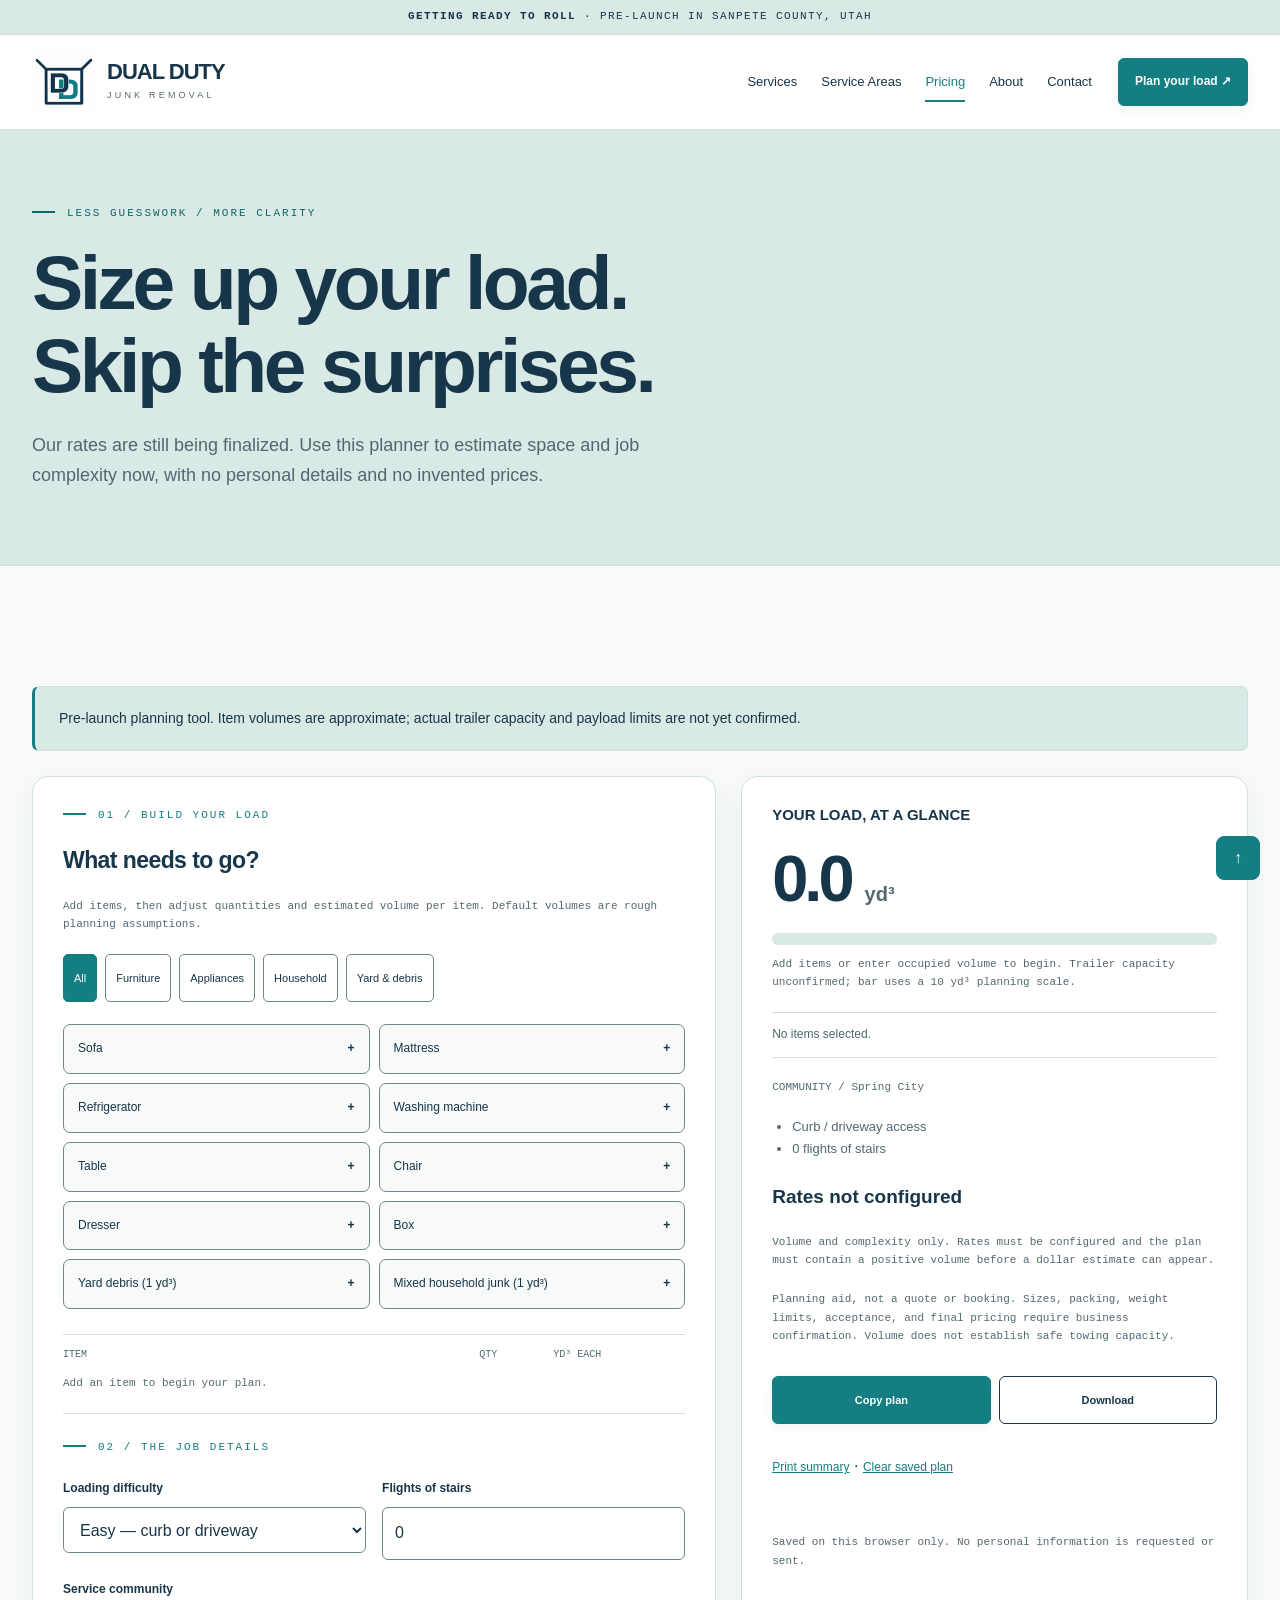
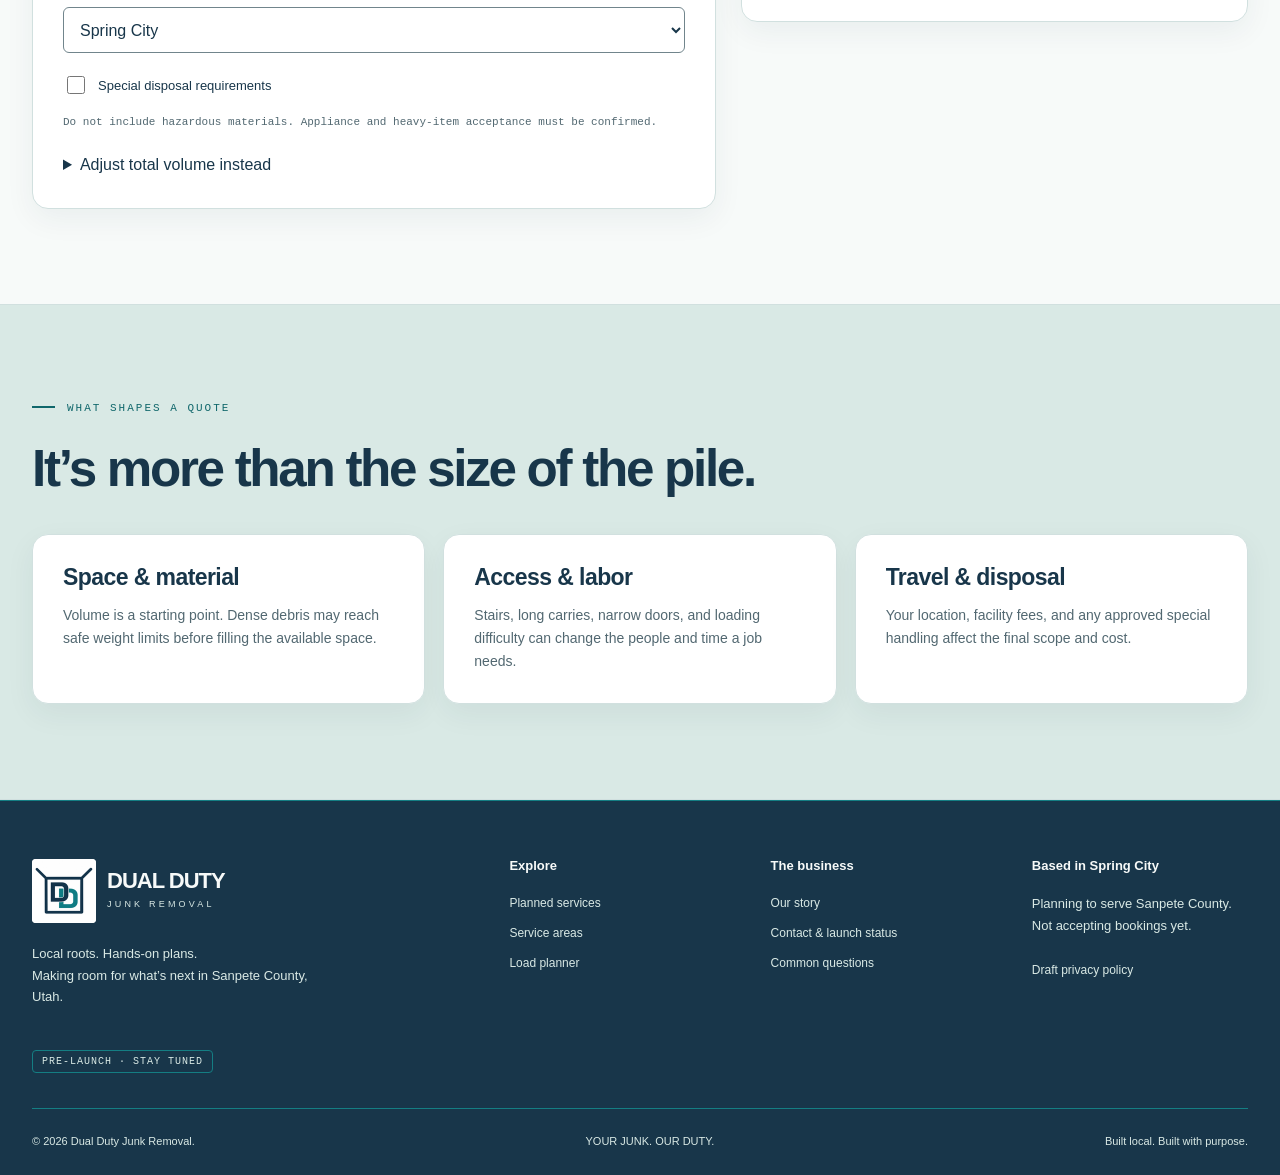
<file: pricing/index.html>
<!doctype html><html lang="en"><head><meta charset="utf-8"><meta name="viewport" content="width=device-width, initial-scale=1"><meta name="theme-color" content="#18364A"><title>Pricing | Dual Duty Junk Removal</title><meta name="description" content="Estimate junk volume and loading complexity with the Dual Duty load planner. Company prices are not configured; final quotes require confirmation."><link rel="canonical" href="https://dualdutyjunk.com/pricing/"><meta property="og:type" content="website"><meta property="og:title" content="Pricing | Dual Duty Junk Removal"><meta property="og:description" content="Estimate junk volume and loading complexity with the Dual Duty load planner. Company prices are not configured; final quotes require confirmation."><meta property="og:url" content="https://dualdutyjunk.com/pricing/"><meta property="og:image" content="https://dualdutyjunk.com/assets/social.png"><meta property="og:image:width" content="1200"><meta property="og:image:height" content="630"><meta property="og:image:alt" content="Dual Duty Junk Removal — Your junk. Our duty. Pre-launch in Sanpete County, Utah."><meta name="twitter:card" content="summary_large_image"><link rel="icon" href="/favicon.ico" sizes="any"><link rel="icon" type="image/png" sizes="32x32" href="/favicon-32x32.png"><link rel="icon" type="image/png" sizes="16x16" href="/favicon-16x16.png"><link rel="apple-touch-icon" href="/apple-touch-icon.png"><link rel="manifest" href="/site.webmanifest"><link rel="stylesheet" href="/assets/style.css"><script type="application/ld+json">{"@context": "https://schema.org", "@type": "LocalBusiness", "name": "Dual Duty Junk Removal", "url": "https://dualdutyjunk.com", "description": "Pre-launch junk removal startup based in Spring City, Utah. Services are planned, not yet open for bookings.", "areaServed": {"@type": "AdministrativeArea", "name": "Sanpete County, Utah"}, "logo": "https://dualdutyjunk.com/assets/logo-512.png"}</script><script type="module" src="/assets/app.js"></script></head><body><a class="skip" href="#main">Skip to content</a><div class="progress" aria-hidden="true"></div><div class="statusbar"><b>GETTING READY TO ROLL</b> · PRE-LAUNCH IN SANPETE COUNTY, UTAH</div><header class="site-header"><div class="wrap navrow"><a class="brand" href="/" aria-label="Dual Duty Junk Removal home"><img src="/assets/logo-128.png" alt="" width="64" height="64"><span><strong>DUAL DUTY</strong><small>JUNK REMOVAL</small></span></a><button class="menu-toggle" aria-controls="navigation" aria-expanded="false" type="button">Menu ☰</button><nav id="navigation" class="navlinks" aria-label="Main navigation"><a href="/services/">Services</a><a href="/areas/">Service Areas</a><a href="/pricing/" aria-current="page">Pricing</a><a href="/about/">About</a><a href="/contact/">Contact</a></nav><a class="btn small" href="/pricing/#planner">Plan your load ↗</a></div></header><main id="main"><section class="page-heading"><div class="wrap"><span class="eyebrow">Less guesswork / More clarity</span><h1>Size up your load.<br>Skip the surprises.</h1><p>Our rates are still being finalized. Use this planner to estimate space and job complexity now, with no personal details and no invented prices.</p></div></section><section class="section"><div class="wrap"><div class="notice">Pre-launch planning tool. Item volumes are approximate; actual trailer capacity and payload limits are not yet confirmed.</div><noscript><p class="notice">The interactive load planner needs JavaScript. You can still review all pricing factors below. No rates have been configured.</p></noscript><div class="calculator" id="planner"><div class="calc-main"><span class="eyebrow">01 / Build your load</span><h3>What needs to go?</h3><p class="micro">Add items, then adjust quantities and estimated volume per item. Default volumes are rough planning assumptions.</p><div class="calc-tabs" id="categories"></div><div class="catalog" id="catalog"></div><div class="item-row row-head"><span>ITEM</span><span>QTY</span><span>YD³ EACH</span><span></span></div><div id="selected-items"><p>Add an item to begin your plan.</p></div><div class="calc-controls"><span class="eyebrow">02 / The job details</span><div class="two"><div class="field"><label for="difficulty">Loading difficulty</label><select id="difficulty"><option value="easy">Easy — curb or driveway</option><option value="moderate">Moderate — indoor carry</option><option value="difficult">Difficult — tight / long carry</option></select></div><div class="field"><label for="stairs">Flights of stairs</label><input id="stairs" type="number" min="0" max="10" step="1" value="0"></div></div><div class="field"><label for="city">Service community</label><select id="city"></select></div><label class="check"><input id="special" type="checkbox">Special disposal requirements</label><p class="micro">Do not include hazardous materials. Appliance and heavy-item acceptance must be confirmed.</p><details><summary>Adjust total volume instead</summary><label class="check"><input id="use-volume" type="checkbox">Use my total volume instead of the item total</label><div class="field"><label for="manual-volume">Estimated occupied volume (cubic yards)</label><input type="number" id="manual-volume" min="0" max="100" step="0.1" value="0"></div><p class="micro">This replaces, rather than adds to, the item volume. Selected items still identify handling requirements.</p></details></div></div><aside class="calc-summary" aria-label="Your load plan"><h3>YOUR LOAD, AT A GLANCE</h3><div id="volume-output" class="volume-number" aria-live="polite">0.0 <small>yd³</small></div><div class="load-meter" aria-hidden="true"><span id="meter-fill" style="width:0%"></span></div><p id="load-label" class="micro">Add items to estimate occupied space.</p><div id="summary-items" class="summary-items">No items selected.</div><p id="summary-city" class="micro"></p><ul id="factors"></ul><p id="price" class="price">Rates not configured</p><p class="micro" id="price-note">Volume and complexity only. No dollar estimate is available.</p><p class="micro">Planning aid, not a quote or booking. Sizes, packing, weight limits, acceptance, and final pricing require business confirmation. Volume does not establish safe towing capacity.</p><div class="actions"><button class="btn" id="copy-plan" type="button">Copy plan</button><button class="btn secondary" id="download-plan" type="button">Download</button></div><button class="plain-button" id="print-plan" type="button">Print summary</button> · <button class="plain-button" id="clear-plan" type="button">Clear saved plan</button><p class="calc-status" id="calc-status" role="status"></p><p class="micro">Saved on this browser only. No personal information is requested or sent.</p></aside></div></div></section><section class="section alt"><div class="wrap"><div class="section-head"><div><span class="eyebrow">What shapes a quote</span><h2>It’s more than the size of the pile.</h2></div><p></p></div><div class="grid"><article class="card"><h3>Space & material</h3><p>Volume is a starting point. Dense debris may reach safe weight limits before filling the available space.</p></article><article class="card"><h3>Access & labor</h3><p>Stairs, long carries, narrow doors, and loading difficulty can change the people and time a job needs.</p></article><article class="card"><h3>Travel & disposal</h3><p>Your location, facility fees, and any approved special handling affect the final scope and cost.</p></article></div></div></section></main><footer class="footer"><div class="wrap"><div class="footer-grid"><div><a class="brand" href="/" aria-label="Dual Duty Junk Removal home"><img src="/assets/logo-128.png" alt="" width="64" height="64"><span><strong>DUAL DUTY</strong><small>JUNK REMOVAL</small></span></a><p>Local roots. Hands-on plans.<br>Making room for what’s next in Sanpete County, Utah.</p><span class="badge">Pre-launch · Stay tuned</span></div><div><h3>Explore</h3><a href="/services/">Planned services</a><a href="/areas/">Service areas</a><a href="/pricing/">Load planner</a></div><div><h3>The business</h3><a href="/about/">Our story</a><a href="/contact/">Contact & launch status</a><a href="/faq/">Common questions</a></div><div><h3>Based in Spring City</h3><p>Planning to serve Sanpete County.<br>Not accepting bookings yet.</p><a href="/privacy/">Draft privacy policy</a></div></div><div class="footer-bottom"><span>© <span data-year>2026</span> Dual Duty Junk Removal.</span><span>YOUR JUNK. OUR DUTY.</span><span>Built local. Built with purpose.</span></div></div></footer><a class="backtop" href="#main" aria-label="Back to top">↑</a></body></html>
</file>
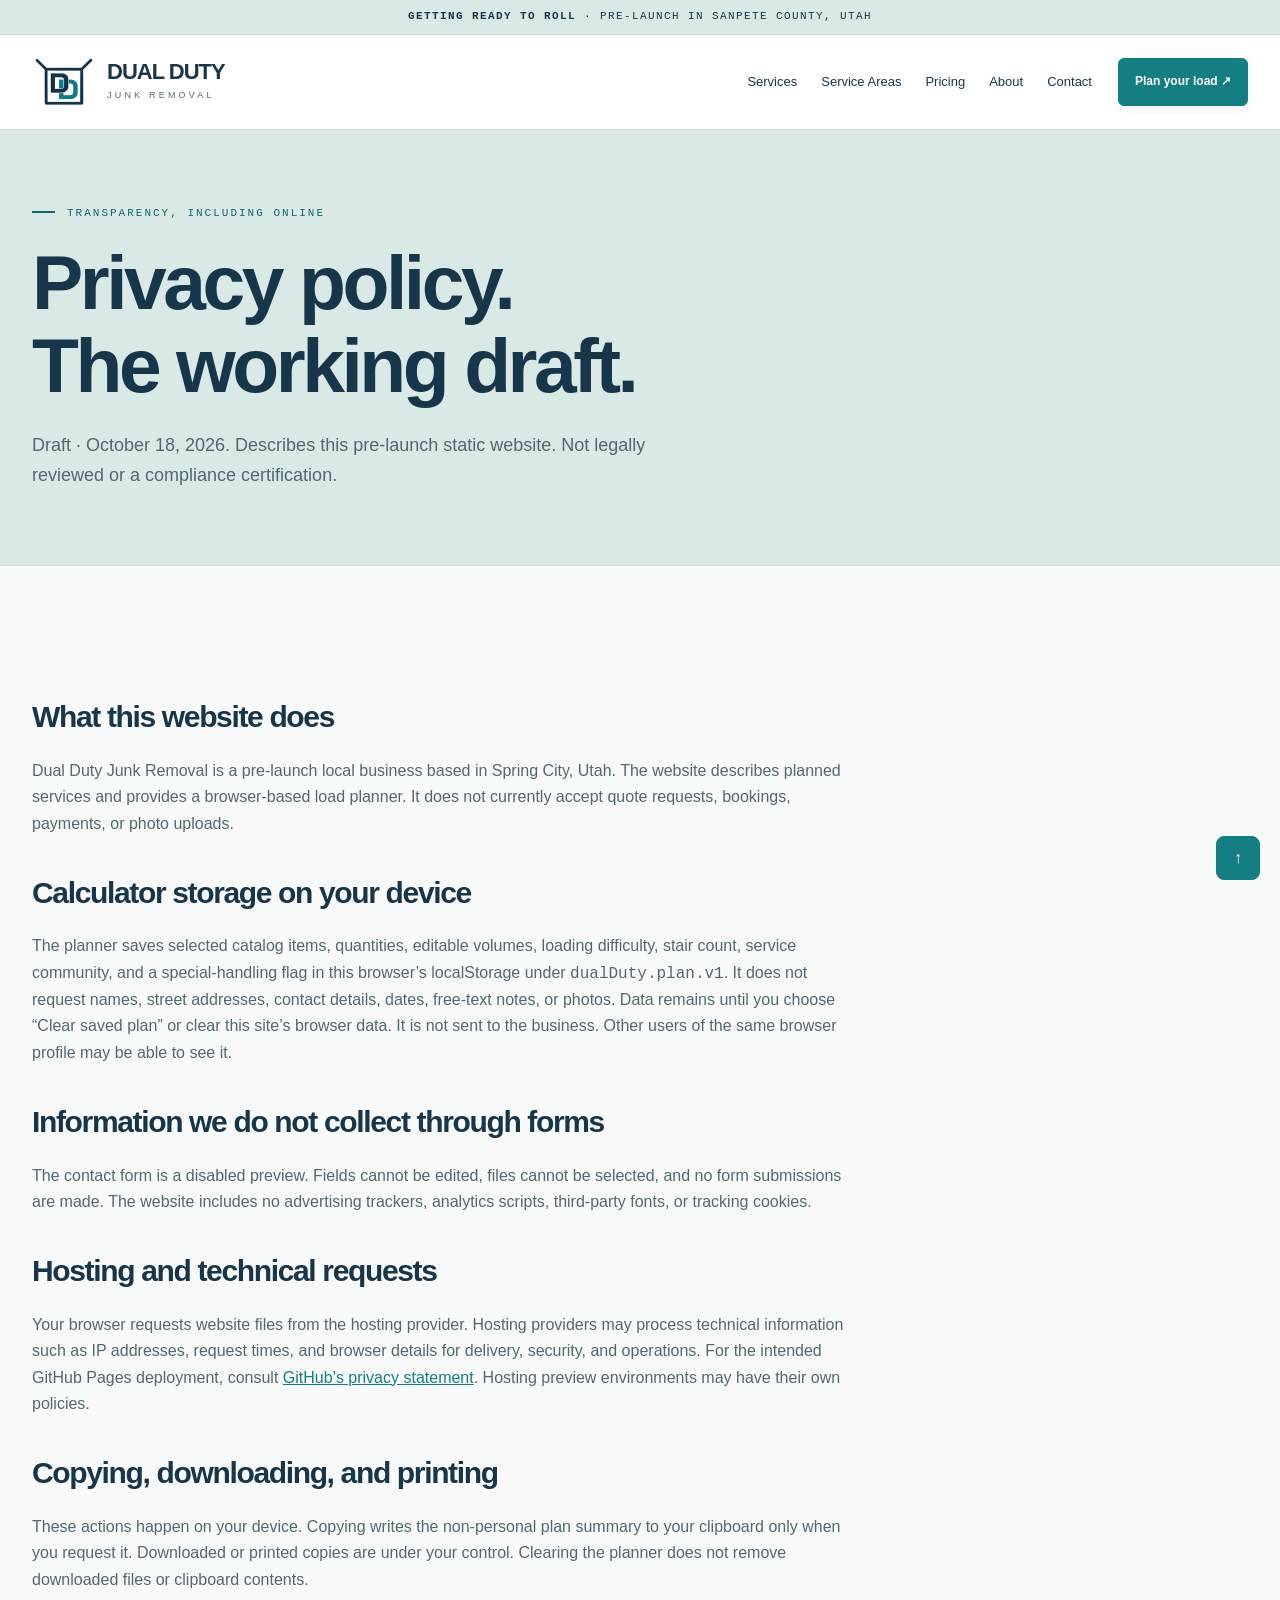
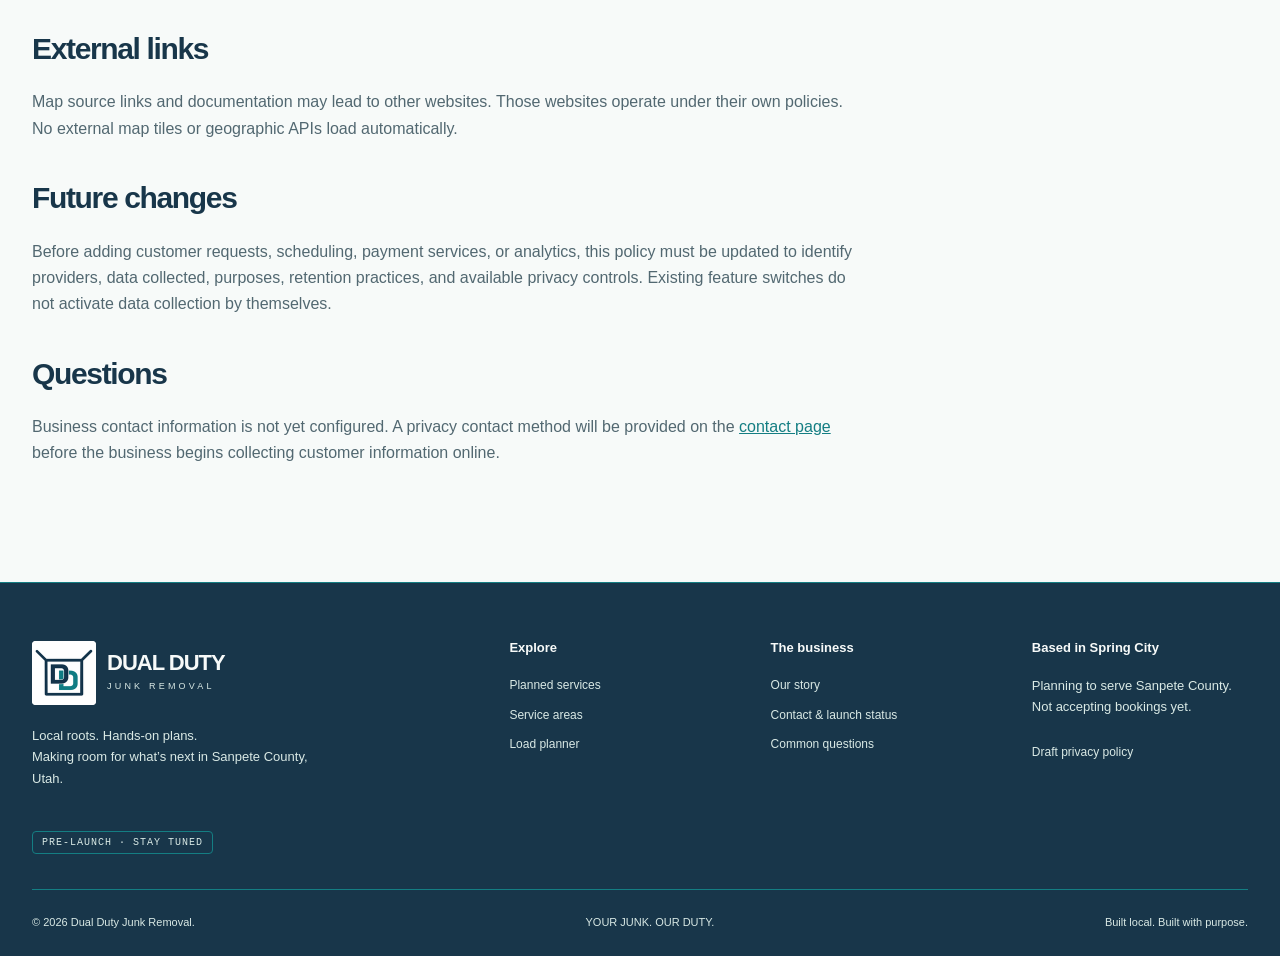
<file: privacy/index.html>
<!doctype html><html lang="en"><head><meta charset="utf-8"><meta name="viewport" content="width=device-width, initial-scale=1"><meta name="theme-color" content="#18364A"><title>Privacy Policy | Dual Duty Junk Removal</title><meta name="description" content="Draft privacy policy for Dual Duty’s static website and browser-local load planner. No active customer forms, payments, analytics, or tracking cookies."><link rel="canonical" href="https://dualdutyjunk.com/privacy/"><meta property="og:type" content="website"><meta property="og:title" content="Privacy Policy | Dual Duty Junk Removal"><meta property="og:description" content="Draft privacy policy for Dual Duty’s static website and browser-local load planner. No active customer forms, payments, analytics, or tracking cookies."><meta property="og:url" content="https://dualdutyjunk.com/privacy/"><meta property="og:image" content="https://dualdutyjunk.com/assets/social.png"><meta property="og:image:width" content="1200"><meta property="og:image:height" content="630"><meta property="og:image:alt" content="Dual Duty Junk Removal — Your junk. Our duty. Pre-launch in Sanpete County, Utah."><meta name="twitter:card" content="summary_large_image"><link rel="icon" href="/favicon.ico" sizes="any"><link rel="icon" type="image/png" sizes="32x32" href="/favicon-32x32.png"><link rel="icon" type="image/png" sizes="16x16" href="/favicon-16x16.png"><link rel="apple-touch-icon" href="/apple-touch-icon.png"><link rel="manifest" href="/site.webmanifest"><link rel="stylesheet" href="/assets/style.css"><script type="application/ld+json">{"@context": "https://schema.org", "@type": "LocalBusiness", "name": "Dual Duty Junk Removal", "url": "https://dualdutyjunk.com", "description": "Pre-launch junk removal startup based in Spring City, Utah. Services are planned, not yet open for bookings.", "areaServed": {"@type": "AdministrativeArea", "name": "Sanpete County, Utah"}, "logo": "https://dualdutyjunk.com/assets/logo-512.png"}</script><script type="module" src="/assets/app.js"></script></head><body><a class="skip" href="#main">Skip to content</a><div class="progress" aria-hidden="true"></div><div class="statusbar"><b>GETTING READY TO ROLL</b> · PRE-LAUNCH IN SANPETE COUNTY, UTAH</div><header class="site-header"><div class="wrap navrow"><a class="brand" href="/" aria-label="Dual Duty Junk Removal home"><img src="/assets/logo-128.png" alt="" width="64" height="64"><span><strong>DUAL DUTY</strong><small>JUNK REMOVAL</small></span></a><button class="menu-toggle" aria-controls="navigation" aria-expanded="false" type="button">Menu ☰</button><nav id="navigation" class="navlinks" aria-label="Main navigation"><a href="/services/">Services</a><a href="/areas/">Service Areas</a><a href="/pricing/">Pricing</a><a href="/about/">About</a><a href="/contact/">Contact</a></nav><a class="btn small" href="/pricing/#planner">Plan your load ↗</a></div></header><main id="main"><section class="page-heading"><div class="wrap"><span class="eyebrow">Transparency, including online</span><h1>Privacy policy.<br>The working draft.</h1><p>Draft · October 18, 2026. Describes this pre-launch static website. Not legally reviewed or a compliance certification.</p></div></section><section class="section"><div class="wrap"><article class="prose"><h2>What this website does</h2><p>Dual Duty Junk Removal is a pre-launch local business based in Spring City, Utah. The website describes planned services and provides a browser-based load planner. It does not currently accept quote requests, bookings, payments, or photo uploads.</p><h2>Calculator storage on your device</h2><p>The planner saves selected catalog items, quantities, editable volumes, loading difficulty, stair count, service community, and a special-handling flag in this browser’s localStorage under <code>dualDuty.plan.v1</code>. It does not request names, street addresses, contact details, dates, free-text notes, or photos. Data remains until you choose “Clear saved plan” or clear this site’s browser data. It is not sent to the business. Other users of the same browser profile may be able to see it.</p><h2>Information we do not collect through forms</h2><p>The contact form is a disabled preview. Fields cannot be edited, files cannot be selected, and no form submissions are made. The website includes no advertising trackers, analytics scripts, third-party fonts, or tracking cookies.</p><h2>Hosting and technical requests</h2><p>Your browser requests website files from the hosting provider. Hosting providers may process technical information such as IP addresses, request times, and browser details for delivery, security, and operations. For the intended GitHub Pages deployment, consult <a href="https://docs.github.com/en/site-policy/privacy-policies/github-general-privacy-statement" rel="noopener noreferrer" target="_blank">GitHub’s privacy statement</a>. Hosting preview environments may have their own policies.</p><h2>Copying, downloading, and printing</h2><p>These actions happen on your device. Copying writes the non-personal plan summary to your clipboard only when you request it. Downloaded or printed copies are under your control. Clearing the planner does not remove downloaded files or clipboard contents.</p><h2>External links</h2><p>Map source links and documentation may lead to other websites. Those websites operate under their own policies. No external map tiles or geographic APIs load automatically.</p><h2>Future changes</h2><p>Before adding customer requests, scheduling, payment services, or analytics, this policy must be updated to identify providers, data collected, purposes, retention practices, and available privacy controls. Existing feature switches do not activate data collection by themselves.</p><h2>Questions</h2><p>Business contact information is not yet configured. A privacy contact method will be provided on the <a href="/contact/">contact page</a> before the business begins collecting customer information online.</p></article></div></section></main><footer class="footer"><div class="wrap"><div class="footer-grid"><div><a class="brand" href="/" aria-label="Dual Duty Junk Removal home"><img src="/assets/logo-128.png" alt="" width="64" height="64"><span><strong>DUAL DUTY</strong><small>JUNK REMOVAL</small></span></a><p>Local roots. Hands-on plans.<br>Making room for what’s next in Sanpete County, Utah.</p><span class="badge">Pre-launch · Stay tuned</span></div><div><h3>Explore</h3><a href="/services/">Planned services</a><a href="/areas/">Service areas</a><a href="/pricing/">Load planner</a></div><div><h3>The business</h3><a href="/about/">Our story</a><a href="/contact/">Contact & launch status</a><a href="/faq/">Common questions</a></div><div><h3>Based in Spring City</h3><p>Planning to serve Sanpete County.<br>Not accepting bookings yet.</p><a href="/privacy/">Draft privacy policy</a></div></div><div class="footer-bottom"><span>© <span data-year>2026</span> Dual Duty Junk Removal.</span><span>YOUR JUNK. OUR DUTY.</span><span>Built local. Built with purpose.</span></div></div></footer><a class="backtop" href="#main" aria-label="Back to top">↑</a></body></html>
</file>
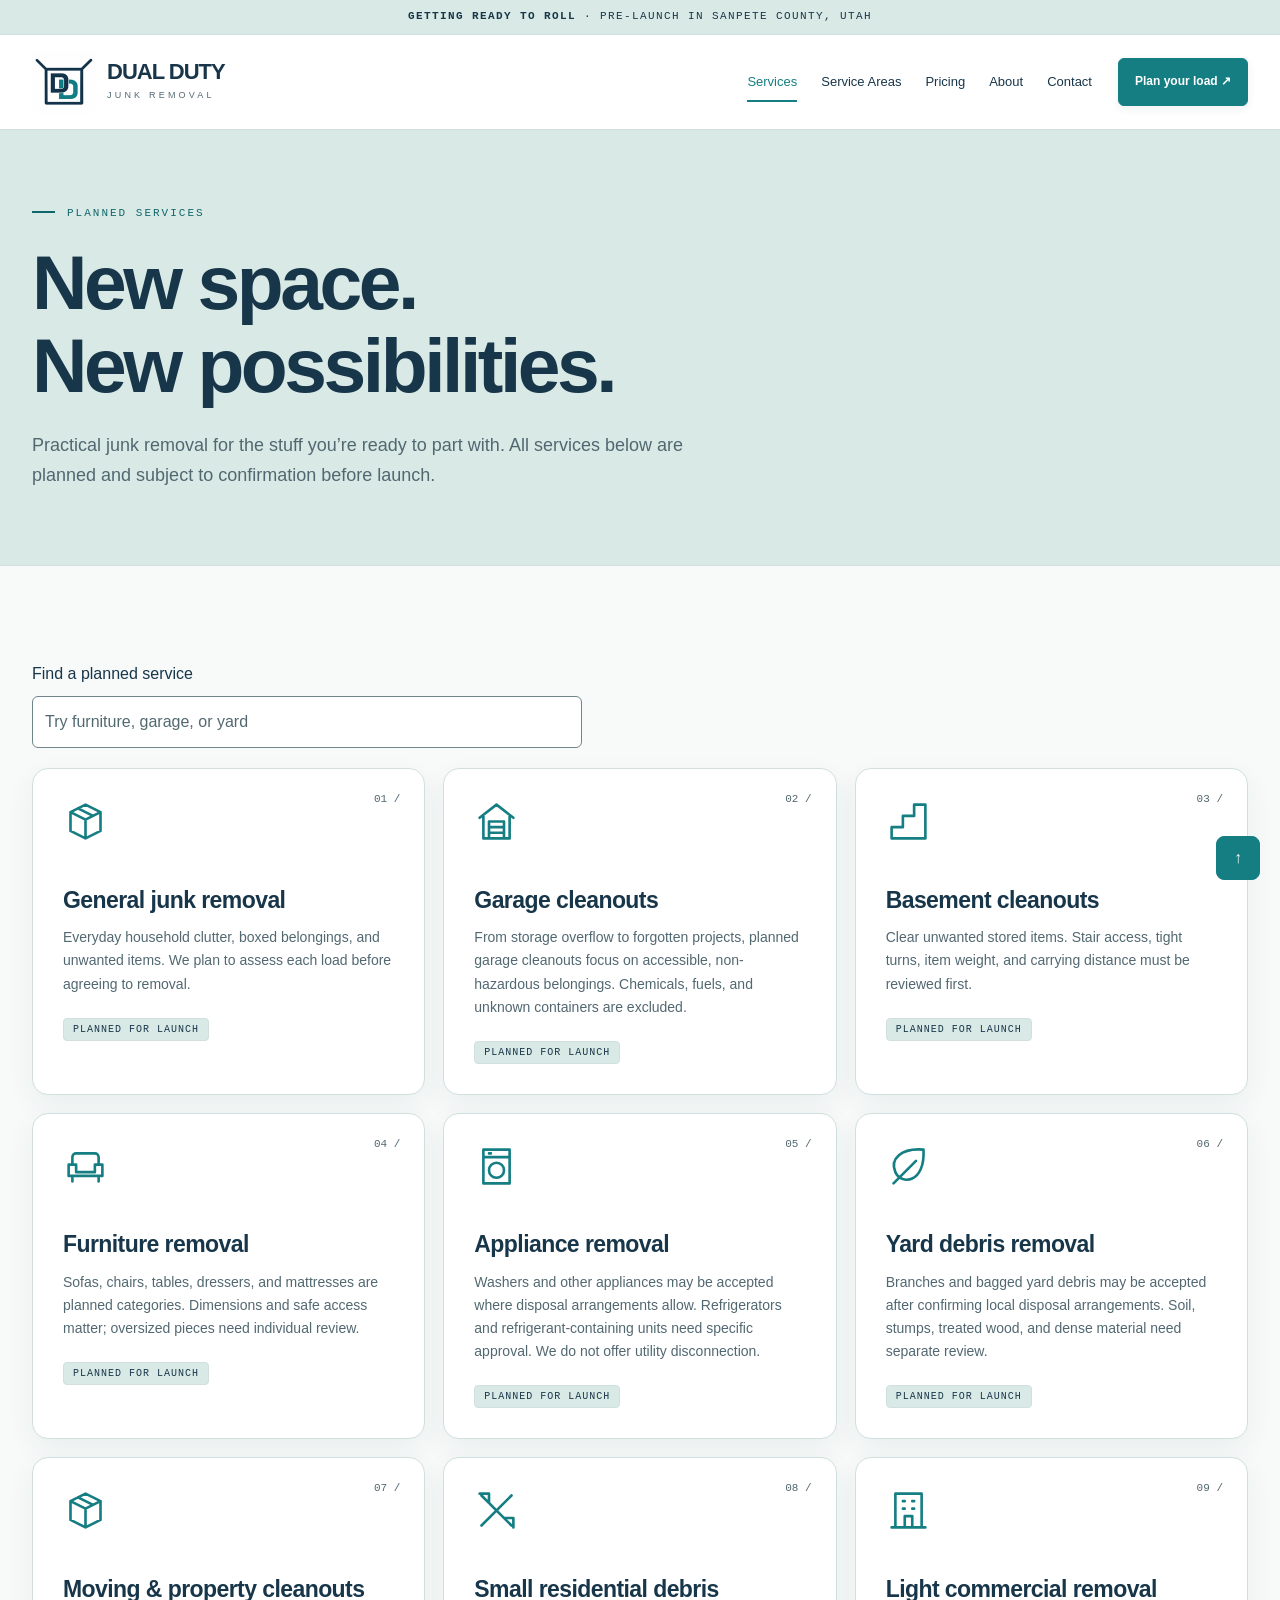
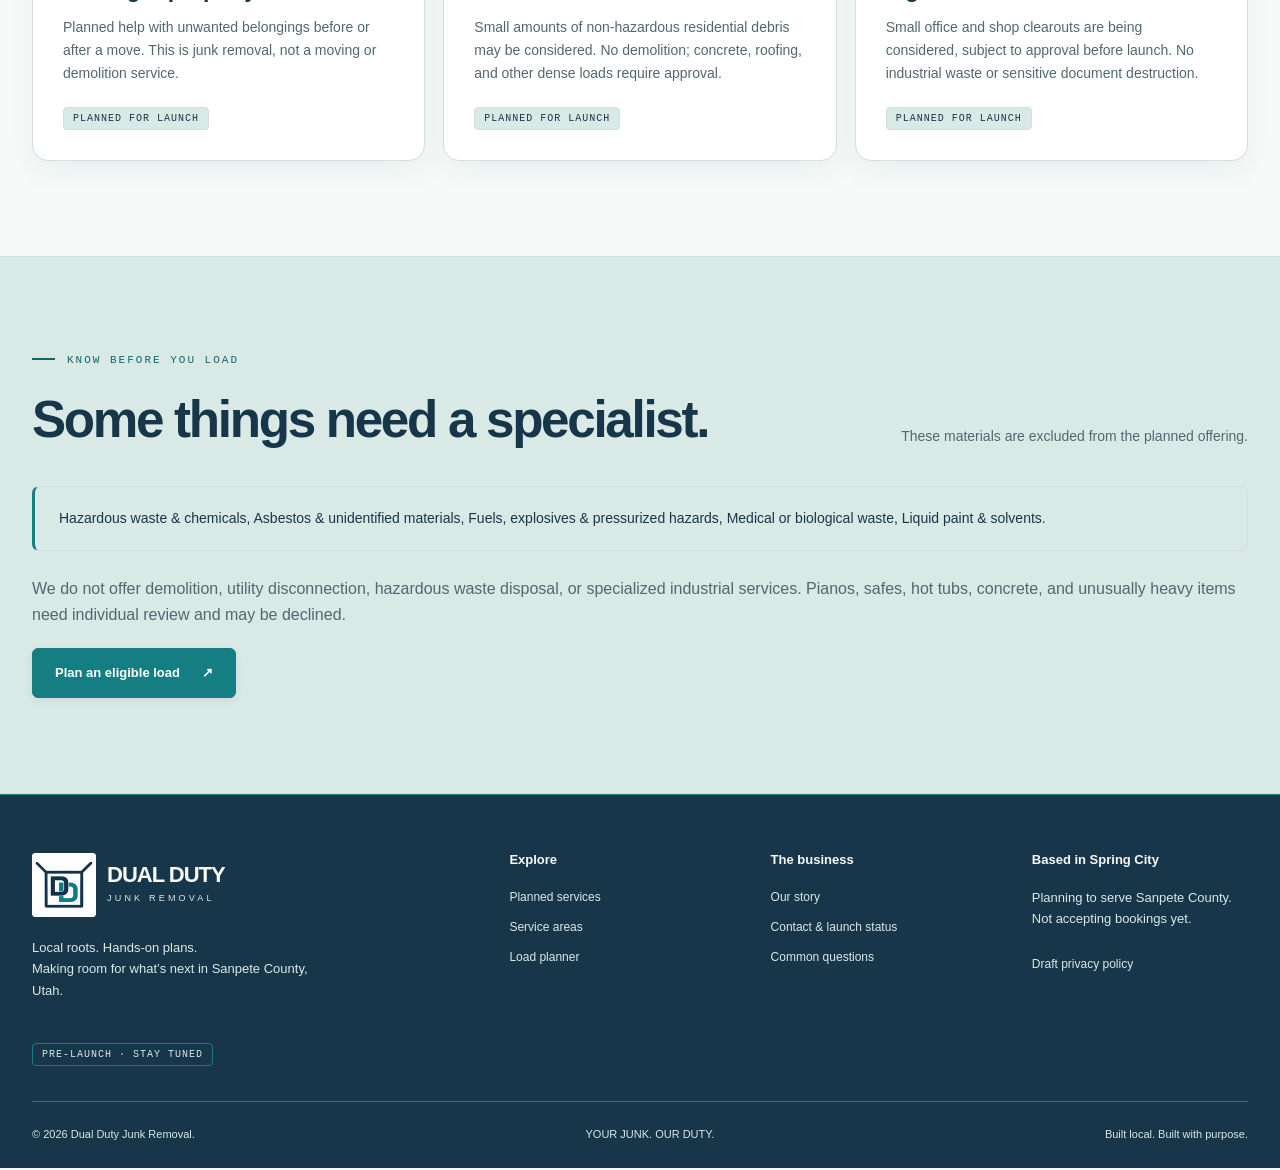
<file: services/index.html>
<!doctype html><html lang="en"><head><meta charset="utf-8"><meta name="viewport" content="width=device-width, initial-scale=1"><meta name="theme-color" content="#18364A"><title>Services | Dual Duty Junk Removal</title><meta name="description" content="Explore planned household junk removal, garage cleanouts, furniture and yard debris services in Sanpete County. Dual Duty is preparing to launch."><link rel="canonical" href="https://dualdutyjunk.com/services/"><meta property="og:type" content="website"><meta property="og:title" content="Services | Dual Duty Junk Removal"><meta property="og:description" content="Explore planned household junk removal, garage cleanouts, furniture and yard debris services in Sanpete County. Dual Duty is preparing to launch."><meta property="og:url" content="https://dualdutyjunk.com/services/"><meta property="og:image" content="https://dualdutyjunk.com/assets/social.png"><meta property="og:image:width" content="1200"><meta property="og:image:height" content="630"><meta property="og:image:alt" content="Dual Duty Junk Removal — Your junk. Our duty. Pre-launch in Sanpete County, Utah."><meta name="twitter:card" content="summary_large_image"><link rel="icon" href="/favicon.ico" sizes="any"><link rel="icon" type="image/png" sizes="32x32" href="/favicon-32x32.png"><link rel="icon" type="image/png" sizes="16x16" href="/favicon-16x16.png"><link rel="apple-touch-icon" href="/apple-touch-icon.png"><link rel="manifest" href="/site.webmanifest"><link rel="stylesheet" href="/assets/style.css"><script type="application/ld+json">{"@context": "https://schema.org", "@type": "LocalBusiness", "name": "Dual Duty Junk Removal", "url": "https://dualdutyjunk.com", "description": "Pre-launch junk removal startup based in Spring City, Utah. Services are planned, not yet open for bookings.", "areaServed": {"@type": "AdministrativeArea", "name": "Sanpete County, Utah"}, "logo": "https://dualdutyjunk.com/assets/logo-512.png"}</script><script type="module" src="/assets/app.js"></script></head><body><a class="skip" href="#main">Skip to content</a><div class="progress" aria-hidden="true"></div><div class="statusbar"><b>GETTING READY TO ROLL</b> · PRE-LAUNCH IN SANPETE COUNTY, UTAH</div><header class="site-header"><div class="wrap navrow"><a class="brand" href="/" aria-label="Dual Duty Junk Removal home"><img src="/assets/logo-128.png" alt="" width="64" height="64"><span><strong>DUAL DUTY</strong><small>JUNK REMOVAL</small></span></a><button class="menu-toggle" aria-controls="navigation" aria-expanded="false" type="button">Menu ☰</button><nav id="navigation" class="navlinks" aria-label="Main navigation"><a href="/services/" aria-current="page">Services</a><a href="/areas/">Service Areas</a><a href="/pricing/">Pricing</a><a href="/about/">About</a><a href="/contact/">Contact</a></nav><a class="btn small" href="/pricing/#planner">Plan your load ↗</a></div></header><main id="main"><section class="page-heading"><div class="wrap"><span class="eyebrow">Planned services</span><h1>New space.<br>New possibilities.</h1><p>Practical junk removal for the stuff you’re ready to part with. All services below are planned and subject to confirmation before launch.</p></div></section><section class="section"><div class="wrap"><label class="field search">Find a planned service<input id="service-search" type="search" placeholder="Try furniture, garage, or yard"></label><div class="grid service-list"><article class="card service" data-search="General junk removal Everyday household clutter, boxed belongings, and unwanted items. We plan to assess each load before agreeing to removal."><svg class="icon" viewBox="0 0 24 24" fill="none" stroke="currentColor" stroke-width="1.4" stroke-linecap="round" stroke-linejoin="round" aria-hidden="true"><path d="M4 7 12 3 20 7 12 11Z M4 7v10l8 4 8-4V7 M12 11v10 M8 5l8 4"/></svg><span class="num">01 /</span><h3>General junk removal</h3><p>Everyday household clutter, boxed belongings, and unwanted items. We plan to assess each load before agreeing to removal.</p><span class="badge">Planned for launch</span></article><article class="card service" data-search="Garage cleanouts From storage overflow to forgotten projects, planned garage cleanouts focus on accessible, non-hazardous belongings. Chemicals, fuels, and unknown containers are excluded."><svg class="icon" viewBox="0 0 24 24" fill="none" stroke="currentColor" stroke-width="1.4" stroke-linecap="round" stroke-linejoin="round" aria-hidden="true"><path d="M3 10 12 3 21 10 M5 9v12h14V9 M8 21V12h8v9 M8 15h8 M8 18h8"/></svg><span class="num">02 /</span><h3>Garage cleanouts</h3><p>From storage overflow to forgotten projects, planned garage cleanouts focus on accessible, non-hazardous belongings. Chemicals, fuels, and unknown containers are excluded.</p><span class="badge">Planned for launch</span></article><article class="card service" data-search="Basement cleanouts Clear unwanted stored items. Stair access, tight turns, item weight, and carrying distance must be reviewed first."><svg class="icon" viewBox="0 0 24 24" fill="none" stroke="currentColor" stroke-width="1.4" stroke-linecap="round" stroke-linejoin="round" aria-hidden="true"><path d="M3 21h18V3h-6v6H9v6H3Z"/></svg><span class="num">03 /</span><h3>Basement cleanouts</h3><p>Clear unwanted stored items. Stair access, tight turns, item weight, and carrying distance must be reviewed first.</p><span class="badge">Planned for launch</span></article><article class="card service" data-search="Furniture removal Sofas, chairs, tables, dressers, and mattresses are planned categories. Dimensions and safe access matter; oversized pieces need individual review."><svg class="icon" viewBox="0 0 24 24" fill="none" stroke="currentColor" stroke-width="1.4" stroke-linecap="round" stroke-linejoin="round" aria-hidden="true"><path d="M5 11V7a2 2 0 0 1 2-2h10a2 2 0 0 1 2 2v4 M5 17H3v-6h4v4h10v-4h4v6h-2 M5 17h14v3 M5 17v3"/></svg><span class="num">04 /</span><h3>Furniture removal</h3><p>Sofas, chairs, tables, dressers, and mattresses are planned categories. Dimensions and safe access matter; oversized pieces need individual review.</p><span class="badge">Planned for launch</span></article><article class="card service" data-search="Appliance removal Washers and other appliances may be accepted where disposal arrangements allow. Refrigerators and refrigerant-containing units need specific approval. We do not offer utility disconnection."><svg class="icon" viewBox="0 0 24 24" fill="none" stroke="currentColor" stroke-width="1.4" stroke-linecap="round" stroke-linejoin="round" aria-hidden="true"><path d="M5 3h14v18H5Z M5 7h14 M8 5h1 M12 10a4 4 0 1 0 0 8 4 4 0 0 0 0-8"/></svg><span class="num">05 /</span><h3>Appliance removal</h3><p>Washers and other appliances may be accepted where disposal arrangements allow. Refrigerators and refrigerant-containing units need specific approval. We do not offer utility disconnection.</p><span class="badge">Planned for launch</span></article><article class="card service" data-search="Yard debris removal Branches and bagged yard debris may be accepted after confirming local disposal arrangements. Soil, stumps, treated wood, and dense material need separate review."><svg class="icon" viewBox="0 0 24 24" fill="none" stroke="currentColor" stroke-width="1.4" stroke-linecap="round" stroke-linejoin="round" aria-hidden="true"><path d="M20 3C8 2 2 8 5 15s16 6 15-12Z M4 21 16 9"/></svg><span class="num">06 /</span><h3>Yard debris removal</h3><p>Branches and bagged yard debris may be accepted after confirming local disposal arrangements. Soil, stumps, treated wood, and dense material need separate review.</p><span class="badge">Planned for launch</span></article><article class="card service" data-search="Moving &amp; property cleanouts Planned help with unwanted belongings before or after a move. This is junk removal, not a moving or demolition service."><svg class="icon" viewBox="0 0 24 24" fill="none" stroke="currentColor" stroke-width="1.4" stroke-linecap="round" stroke-linejoin="round" aria-hidden="true"><path d="M4 7 12 3 20 7 12 11Z M4 7v10l8 4 8-4V7 M12 11v10 M8 5l8 4"/></svg><span class="num">07 /</span><h3>Moving &amp; property cleanouts</h3><p>Planned help with unwanted belongings before or after a move. This is junk removal, not a moving or demolition service.</p><span class="badge">Planned for launch</span></article><article class="card service" data-search="Small residential debris Small amounts of non-hazardous residential debris may be considered. No demolition; concrete, roofing, and other dense loads require approval."><svg class="icon" viewBox="0 0 24 24" fill="none" stroke="currentColor" stroke-width="1.4" stroke-linecap="round" stroke-linejoin="round" aria-hidden="true"><path d="m4 4 16 16 M4 20 20 4 M3 3h5v5 M16 16h5v5"/></svg><span class="num">08 /</span><h3>Small residential debris</h3><p>Small amounts of non-hazardous residential debris may be considered. No demolition; concrete, roofing, and other dense loads require approval.</p><span class="badge">Planned for launch</span></article><article class="card service" data-search="Light commercial removal Small office and shop clearouts are being considered, subject to approval before launch. No industrial waste or sensitive document destruction."><svg class="icon" viewBox="0 0 24 24" fill="none" stroke="currentColor" stroke-width="1.4" stroke-linecap="round" stroke-linejoin="round" aria-hidden="true"><path d="M5 21V3h14v18 M3 21h18 M9 7h1 M14 7h1 M9 11h1 M14 11h1 M10 21v-6h4v6"/></svg><span class="num">09 /</span><h3>Light commercial removal</h3><p>Small office and shop clearouts are being considered, subject to approval before launch. No industrial waste or sensitive document destruction.</p><span class="badge">Planned for launch</span></article></div><p class="no-results" hidden>No matching services. Try a broader term.</p></div></section><section class="section alt"><div class="wrap"><div class="section-head"><div><span class="eyebrow">Know before you load</span><h2>Some things need a specialist.</h2></div><p>These materials are excluded from the planned offering.</p></div><div class="notice">Hazardous waste &amp; chemicals, Asbestos &amp; unidentified materials, Fuels, explosives &amp; pressurized hazards, Medical or biological waste, Liquid paint &amp; solvents.</div><p>We do not offer demolition, utility disconnection, hazardous waste disposal, or specialized industrial services. Pianos, safes, hot tubs, concrete, and unusually heavy items need individual review and may be declined.</p><a class="btn " href="/pricing/">Plan an eligible load<span aria-hidden="true">↗</span></a></div></section></main><footer class="footer"><div class="wrap"><div class="footer-grid"><div><a class="brand" href="/" aria-label="Dual Duty Junk Removal home"><img src="/assets/logo-128.png" alt="" width="64" height="64"><span><strong>DUAL DUTY</strong><small>JUNK REMOVAL</small></span></a><p>Local roots. Hands-on plans.<br>Making room for what’s next in Sanpete County, Utah.</p><span class="badge">Pre-launch · Stay tuned</span></div><div><h3>Explore</h3><a href="/services/">Planned services</a><a href="/areas/">Service areas</a><a href="/pricing/">Load planner</a></div><div><h3>The business</h3><a href="/about/">Our story</a><a href="/contact/">Contact & launch status</a><a href="/faq/">Common questions</a></div><div><h3>Based in Spring City</h3><p>Planning to serve Sanpete County.<br>Not accepting bookings yet.</p><a href="/privacy/">Draft privacy policy</a></div></div><div class="footer-bottom"><span>© <span data-year>2026</span> Dual Duty Junk Removal.</span><span>YOUR JUNK. OUR DUTY.</span><span>Built local. Built with purpose.</span></div></div></footer><a class="backtop" href="#main" aria-label="Back to top">↑</a></body></html>
</file>
<file: assets/style.css>
/* Dual Duty official brand. Layout and behavior remain unchanged. */
:root {
  color-scheme: light;
  --brand-navy: #18364A;
  --brand-teal: #147E83;
  --brand-white: #F7FAF9;
  --brand-mint: #D9E9E5;
  --color-primary: var(--brand-navy);
  --color-accent: var(--brand-teal);
  --color-background: var(--brand-white);
  --color-surface: #FFFFFF;
  --color-surface-alt: var(--brand-mint);
  --color-text: var(--brand-navy);
  --color-text-muted: #526871;
  --color-border: #D1E0DF;
  --color-primary-hover: #102A3B;
  --color-accent-hover: #10676B;
  --color-focus: #147E83;
  --color-control-border: #71858C;
  --shadow-soft: 0 10px 30px rgb(24 54 74 / .06);
  --bg: var(--color-background);
  --panel: var(--color-surface);
  --line: var(--color-border);
  --ink: var(--color-text);
  --muted: var(--color-text-muted);
  --radius: 16px;
}
*{box-sizing:border-box}
html{scroll-behavior:smooth;scroll-padding-top:110px}
body{margin:0;background:var(--bg);color:var(--ink);font:16px/1.65 Inter,Arial,sans-serif}
a{color:inherit;text-decoration:none}
p{color:var(--muted);margin:0 0 20px}
h1,h2,h3,h4{font-family:'Space Grotesk',Arial,sans-serif;line-height:1.08;letter-spacing:-.045em;margin:0 0 24px}
h1{font-size:clamp(44px,6vw,84px);font-weight:850}
h2{font-size:clamp(32px,4vw,52px)}
h3{font-size:23px;letter-spacing:-.025em}
button,input,select,textarea{font:inherit}
button,a,input,select,textarea,summary{-webkit-tap-highlight-color:transparent}
button{cursor:pointer}
button:disabled{cursor:not-allowed}
a:focus-visible,button:focus-visible,input:focus-visible,select:focus-visible,textarea:focus-visible,summary:focus-visible,[tabindex]:focus-visible{outline:3px solid var(--color-accent);outline-offset:5px}
button,.btn{min-height:48px}
button{color:var(--ink)}
.wrap{width:min(1240px,calc(100% - 64px));margin:auto}
.skip{position:absolute;left:16px;top:-100px;background:var(--color-accent);color:var(--color-text);padding:12px;z-index:100}
.skip:focus{top:10px}
.statusbar{background:var(--color-surface-alt);border-bottom:1px solid var(--color-border);text-align:center;padding:8px 16px;font:11px/1.6 monospace;letter-spacing:1.4px;color:var(--color-text-muted)}
.statusbar b{color:var(--color-accent)}
.site-header{position:sticky;top:0;z-index:20;background:var(--color-surface-alt);border-bottom:1px solid var(--line);backdrop-filter:none}
.navrow{display:flex;align-items:center;gap:26px;min-height:94px}
.brand{display:flex;align-items:center;gap:11px;flex-shrink:0}
.brand img{width:41px;height:41px}
.brand strong{font-size:22px;line-height:1;letter-spacing:-1px;display:block}
.brand small{font-size:9px;letter-spacing:3.2px;color:var(--color-text-muted);display:block;margin-top:5px}
.navlinks{margin-left:auto;display:flex;align-items:center;gap:24px;font-size:13px}
.navlinks a{position:relative;padding:12px 0;color:var(--color-text-muted)}
.navlinks a:hover,.navlinks a[aria-current]{color:var(--color-text)}
.navlinks a[aria-current]:after{content:'';position:absolute;bottom:2px;height:2px;left:0;right:0;background:var(--color-accent)}
.btn{display:inline-flex;gap:22px;justify-content:center;align-items:center;background:var(--color-accent);color:var(--color-text);border:1px solid var(--color-accent);border-radius:6px;padding:13px 22px;font-size:13px;font-weight:750;transition:transform .2s,background .2s}
.btn:hover{background:var(--color-accent);transform:translateY(-2px)}
.btn.secondary{background:transparent;color:var(--color-text);border-color:var(--color-border)}
.btn.secondary:hover{background:var(--color-surface-alt)}
.btn.small{padding:10px 16px;font-size:12px}
.menu-toggle{display:none;background:transparent;border:1px solid var(--line);border-radius:5px;padding:8px 15px}
.eyebrow{font:11px/1.5 monospace;letter-spacing:2px;text-transform:uppercase;color:var(--color-accent);margin-bottom:24px;display:block}
.eyebrow:before{content:'';display:inline-block;width:23px;height:2px;background:currentColor;margin:0 12px 3px 0}
.hero{position:relative;overflow:hidden;border-bottom:1px solid var(--line)}
.hero-grid{display:grid;grid-template-columns:1fr 1.12fr;align-items:center;min-height:660px;gap:24px}
.hero-copy{padding:65px 0;position:relative;z-index:2}
.hero h1{font-size:clamp(56px,7.3vw,102px);letter-spacing:-.065em;line-height:.94;margin:0 0 30px}
.hero h1 span{color:var(--color-accent)}
.hero-copy>p{max-width:430px;font-size:17px}
.actions{display:flex;gap:12px;flex-wrap:wrap;margin:30px 0 22px}
.micro{font:11px/1.7 monospace;color:var(--color-text-muted)}
.hero-art{position:relative;margin-right:-55px}
.hero-art img{display:block;width:100%;height:auto;filter:drop-shadow(0 20px 45px rgb(24 54 74 / .08));animation:arrive .8s both}
.art-caption{position:absolute;bottom:12px;right:24px;font:9px monospace;color:var(--color-text-muted)}
.hero-stamp{display:inline-flex;align-items:center;gap:9px;border:1px solid var(--color-border);border-radius:30px;padding:7px 12px;font:10px monospace;letter-spacing:1px;margin-bottom:30px}
.dot{width:6px;height:6px;border-radius:100%;background:var(--color-accent)}
.stats{display:grid;grid-template-columns:repeat(3,1fr);padding:26px 0}
.stat{display:flex;gap:20px;align-items:center;padding:0 35px;border-right:1px solid var(--line)}
.stat:first-child{padding-left:0}
.stat:last-child{border:0}
.stat strong{font-size:39px;line-height:1;letter-spacing:-2px}
.stat span{color:var(--muted);font-size:12px;line-height:1.5;max-width:120px}
.section{padding:95px 0}
.section.alt{background:var(--color-surface-alt);border-block:1px solid var(--line)}
.section-head{display:flex;justify-content:space-between;align-items:flex-end;gap:30px;margin-bottom:38px}
.section-head h2{margin-bottom:0}
.section-head p{max-width:370px;margin:0;font-size:14px}
.textlink{color:var(--color-accent);font-size:13px;font-weight:bold;display:inline-block;padding:12px 0}
.textlink:hover{color:var(--color-text)}
.grid{display:grid;grid-template-columns:repeat(3,1fr);gap:18px}
.card{border:1px solid var(--line);background:var(--color-surface);padding:30px;border-radius:var(--radius);position:relative}
.service{transition:transform .2s,border-color .2s}
.service:hover{transform:translateY(-4px);border-color:var(--color-border)}
.card p{font-size:14px;margin:0}
.icon{width:45px;height:45px;margin-bottom:35px;color:var(--color-accent)}
.card .num{position:absolute;right:24px;top:24px;color:var(--color-text-muted);font:11px monospace}
.card h3{margin-bottom:14px}
.badge{display:inline-block;font:10px monospace;letter-spacing:1px;text-transform:uppercase;border:1px solid var(--color-border);padding:5px 9px;border-radius:4px;color:var(--color-text-muted);margin-top:22px}
.split{display:grid;grid-template-columns:1fr 1fr;gap:65px;align-items:center}
.brand-panel{background:var(--color-accent);border-radius:var(--radius);padding:48px;position:relative;overflow:hidden}
.brand-panel p{color:var(--color-text-muted)}
.brand-panel h2{font-size:clamp(36px,4vw,56px)}
.brand-panel .eyebrow{color:var(--brand-white)}
.big-outline{font-size:clamp(75px,11vw,145px);font-weight:900;line-height:1;color:transparent;-webkit-text-stroke:1px var(--brand-mint);letter-spacing:-7px;white-space:nowrap}
.values{display:grid;gap:0}
.value{border-bottom:1px solid var(--line);padding:23px 0;display:grid;grid-template-columns:35px 1fr;gap:18px}
.value:first-child{padding-top:0}
.value b{color:var(--color-accent);font:12px monospace;padding-top:4px}
.value h3{font-size:20px;margin-bottom:8px}
.value p{font-size:14px;margin:0}
.steps{counter-reset:step;gap:0}
.step{padding:10px 35px 0 0}
.step+.step{border-left:1px solid var(--line);padding-left:35px}
.step-num{display:block;color:var(--color-accent);font:14px monospace;margin-bottom:30px}
.step h3{font-size:25px}
.step p{font-size:14px}
.map-box{border:1px solid var(--line);border-radius:var(--radius);background:var(--color-surface-alt);padding:20px}
.map-box svg{display:block;width:100%;height:auto}
.map-point{cursor:pointer}
.map-point circle{fill:var(--color-accent);stroke:var(--color-text-muted);stroke-width:5;transition:fill .2s}
.map-point:hover circle,.map-point.selected circle{fill:var(--color-accent);stroke:var(--color-accent)}
.map-point text{fill:var(--color-text-muted);font:12px Arial,sans-serif;pointer-events:none}
.map-point.selected text{fill:var(--color-accent)}
.map-note{font-size:11px;color:var(--muted);margin:0}
.towns{display:flex;flex-wrap:wrap;gap:8px;margin:24px 0}
.towns button{background:var(--color-surface-alt);border:1px solid var(--color-border);border-radius:6px;padding:7px 12px;font-size:12px}
.towns button[aria-pressed=true]{color:var(--color-text);background:var(--color-accent);border-color:var(--color-accent)}
.selection{padding:20px;border-left:3px solid var(--color-accent);background:var(--color-surface-alt)}
.selection h3{font-size:19px;margin-bottom:8px}
.selection p{font-size:13px;margin:0}
.cta{background:var(--brand-navy);border:1px solid var(--color-border);border-radius:18px;padding:45px;display:flex;justify-content:space-between;align-items:center;gap:30px}
.cta h2{font-size:38px;margin-bottom:12px}
.cta p{color:var(--color-text-muted);margin:0}
.footer{border-top:1px solid var(--line);padding:58px 0 25px}
.footer-grid{display:grid;grid-template-columns:2fr 1fr 1fr 1fr;gap:45px}
.footer p{font-size:13px;max-width:280px;margin-top:20px}
.footer h3{font-size:13px;letter-spacing:0;margin:0 0 16px}
.footer a:not(.brand){display:block;color:var(--muted);font-size:12px;padding:5px 0}
.footer a:hover{color:var(--color-text)}
.footer-bottom{border-top:1px solid var(--line);margin-top:35px;padding-top:23px;display:flex;justify-content:space-between;gap:15px;font-size:11px;color:var(--color-text-muted)}
.page-heading{padding:75px 0 55px;border-bottom:1px solid var(--line);background:radial-gradient(ellipse at 90% 0,var(--color-surface-alt),transparent 65%)}
.page-heading p{max-width:670px;font-size:18px}
.page-heading h1{max-width:850px}
.page-heading .eyebrow{margin-bottom:20px}
.notice{border:1px solid var(--color-border);border-left:3px solid var(--color-accent);background:var(--color-surface-alt);padding:20px 24px;border-radius:7px;color:var(--color-text-muted);font-size:14px;margin:25px 0}
.notice p{color:inherit;margin:0}
.search{width:100%;max-width:550px;margin-bottom:25px}
.field{display:flex;flex-direction:column;gap:8px;margin-bottom:20px}
.field label{font-size:12px;color:var(--color-text-muted);font-weight:600}
input,select,textarea{background:var(--color-surface-alt);border:1px solid var(--color-border);border-radius:6px;color:var(--color-text-muted);padding:12px;max-width:100%;min-height:46px}
textarea{resize:vertical}
input[type=checkbox]{min-height:auto;width:18px;height:18px;accent-color:var(--color-accent)}
input[type=range]{accent-color:var(--color-accent);width:100%}
.check{display:flex;align-items:center;gap:10px;font-size:13px;margin:16px 0}
.calculator{display:grid;grid-template-columns:1.35fr 1fr;gap:25px;align-items:start}
.calc-main,.calc-summary{padding:30px;border:1px solid var(--line);border-radius:16px;background:var(--color-surface-alt)}
.calc-summary{position:sticky;top:118px;background:var(--color-surface)}
.calc-summary h3{font-size:15px;letter-spacing:0;margin-bottom:22px}
.volume-number{font-size:65px;line-height:1;font-weight:800;letter-spacing:-4px}
.volume-number small{font-size:20px;letter-spacing:0;color:var(--color-text-muted)}
.load-meter{height:12px;background:var(--color-surface-alt);border-radius:12px;overflow:hidden;margin:22px 0 10px}
.load-meter span{display:block;height:100%;background:var(--color-accent);transition:width .25s}
.calc-tabs{display:flex;gap:8px;flex-wrap:wrap;margin-bottom:22px}
.calc-tabs button{border:1px solid var(--line);background:var(--color-surface-alt);border-radius:5px;font-size:11px;padding:8px 10px}
.calc-tabs button[aria-pressed=true]{background:var(--color-accent);border-color:var(--color-accent)}
.catalog{display:grid;grid-template-columns:1fr 1fr;gap:9px;margin-bottom:25px}
.catalog button{text-align:left;background:var(--color-surface-alt);border:1px solid var(--color-border);padding:14px;border-radius:7px;display:flex;justify-content:space-between;font-size:12px;gap:8px}
.catalog button:hover{border-color:var(--color-accent)}
.catalog button span{color:var(--color-text-muted)}
.item-row{display:grid;grid-template-columns:1fr 66px 80px 44px;align-items:center;gap:8px;border-top:1px solid var(--line);padding:14px 0;font-size:13px}
.item-row input{width:100%;padding:6px}
.item-row button{background:var(--color-surface-alt);border:1px solid var(--color-border);border-radius:4px}
.row-head{font:10px monospace;color:var(--color-text-muted)}
.two{display:grid;grid-template-columns:1fr 1fr;gap:16px}
.calc-controls{border-top:1px solid var(--line);margin-top:20px;padding-top:25px}
.calc-summary ul{font-size:13px;color:var(--color-text-muted);padding-left:20px}
.calc-summary .actions{gap:8px}
.calc-summary .btn{flex:1;font-size:11px;padding:10px}
.summary-items{border-block:1px solid var(--color-border);padding:12px 0;margin:20px 0;font-size:12px;color:var(--color-text-muted)}
.summary-items p{margin:5px 0;color:inherit}
.price{font-size:19px;font-weight:bold;margin-top:22px}
.plain-button{border:0;background:transparent;color:var(--color-accent);padding:10px 0;min-height:44px;font-size:12px;text-decoration:underline}
.calc-status{font-size:12px;min-height:23px;color:var(--color-accent)}
.faq-list details{border-bottom:1px solid var(--line);padding:0 5px}
.faq-list summary{cursor:pointer;list-style:none;position:relative;padding:23px 35px 23px 0;font-size:16px;font-weight:600}
.faq-list summary::-webkit-details-marker{display:none}
.faq-list summary:after{content:'+';position:absolute;right:0;color:var(--color-accent);font-size:22px;top:17px}
.faq-list details[open] summary:after{content:'−'}
.faq-list details p{font-size:14px;max-width:850px;padding-bottom:15px}
.faq-category{display:block;color:var(--color-accent);font:10px monospace;letter-spacing:1px;margin-bottom:6px}
.prose{max-width:820px}
.prose h2{font-size:30px;margin-top:40px}
.prose li{color:var(--muted);margin-bottom:12px}
.prose a{text-decoration:underline;color:var(--color-accent)}
.contact-grid{display:grid;grid-template-columns:.8fr 1.2fr;gap:45px}
.contact-details{margin:30px 0}
.contact-details dt{font:11px monospace;color:var(--color-text-muted);margin-top:23px;text-transform:uppercase;letter-spacing:1px}
.contact-details dd{margin:6px 0;color:var(--color-text-muted)}
.form-preview{padding:30px;border:1px solid var(--line);border-radius:16px;background:var(--color-surface-alt)}
.form-preview fieldset{border:0;padding:0;margin:20px 0 0;min-width:0}
.form-preview legend{font-size:13px;color:var(--color-accent);margin-bottom:24px}
.form-preview input:disabled,.form-preview textarea:disabled,.form-preview select:disabled{opacity:.55}
.form-preview button:disabled{opacity:.6}
.backtop{position:fixed;bottom:20px;right:20px;width:44px;height:44px;display:grid;place-items:center;background:var(--color-surface-alt);border:1px solid var(--color-border);border-radius:8px;z-index:10}
.progress{position:fixed;top:0;left:0;width:100%;height:2px;background:var(--color-accent);transform-origin:left;transform:scaleX(0);z-index:50}
.no-results{padding:20px;color:var(--color-accent)}
.reveal{animation:arrive .6s both}
.section-observed{transition:opacity .5s,transform .5s}
.pending-reveal{opacity:.15;transform:translateY(15px)}
[hidden]{display:none!important}
@keyframes arrive{from{opacity:0;transform:translateY(14px)}
to{opacity:1;transform:translateY(0)}
}

/* Light surfaces, dark anchors, and accessible interactive states. */
.site-header{background:var(--color-surface)}

.statusbar{background:var(--brand-mint);color:var(--brand-navy)}

.statusbar b{color:var(--brand-navy)}

.brand{color:var(--brand-navy)}

.brand img{width:64px;height:64px;object-fit:contain;background:var(--color-surface);flex-shrink:0;border-radius:4px}

.brand small{color:var(--color-text-muted)}

.navlinks a{color:var(--brand-navy)}

.navlinks a:hover,.navlinks a[aria-current]{color:var(--brand-teal)}

.navlinks a[aria-current]:after{background:var(--brand-teal)}

.btn{background:var(--brand-teal);border-color:var(--brand-teal);color:var(--color-surface);box-shadow:0 3px 10px rgb(24 54 74 / .07)}

.btn:hover{background:var(--color-accent-hover);border-color:var(--color-accent-hover);color:var(--color-surface)}

.btn.secondary{background:transparent;color:var(--brand-navy);border-color:var(--brand-navy);box-shadow:none}

.btn.secondary:hover{background:var(--brand-mint);color:var(--brand-navy)}

.skip{color:var(--color-surface)}

a:focus-visible,button:focus-visible,input:focus-visible,select:focus-visible,textarea:focus-visible,summary:focus-visible,[tabindex]:focus-visible{outline-color:var(--color-focus)}

.hero,.footer,.brand-panel,.cta{background:var(--brand-navy);color:var(--brand-white);--muted:var(--brand-mint)}

.hero h1 span{color:var(--brand-mint)}

.hero .micro,.hero .art-caption,.hero .hero-stamp,.footer-bottom,.footer p,.footer a:not(.brand),.footer .brand small,.brand-panel p,.cta p{color:var(--brand-mint)}

.hero-stamp{border-color:var(--brand-teal);border-radius:6px;padding:8px 14px 8px 8px;gap:12px}

.hero-mark{width:54px;height:54px;object-fit:contain;background:white;border-radius:3px}

.hero-art img{filter:none}

.hero .dot{background:var(--brand-mint)}

.hero .btn.secondary{color:var(--brand-white);border-color:var(--brand-mint)}

.hero .btn.secondary:hover{color:var(--brand-navy);background:var(--brand-mint)}

.hero :focus-visible,.footer :focus-visible,.brand-panel :focus-visible,.cta :focus-visible{outline-color:var(--brand-mint)}

.brand-panel .eyebrow,.cta .eyebrow{color:var(--brand-mint)}

.brand-panel .brand{margin-bottom:30px}

.brand-panel .brand,.footer .brand{color:var(--brand-white)}

.brand-panel .brand small{color:var(--brand-mint)}

.brand-panel .textlink{color:var(--brand-white)}

.footer,.footer-bottom{border-color:var(--brand-teal)}

.footer .badge{color:var(--brand-mint);border-color:var(--brand-teal)}

.footer a:hover{color:var(--brand-white);text-decoration:underline}

.card,.calc-main,.calc-summary,.form-preview{background:var(--color-surface);box-shadow:var(--shadow-soft)}

.card:hover{border-color:var(--brand-teal)}

.page-heading{background:var(--brand-mint)}

.stat strong{color:var(--brand-teal)}

.icon,.step-num,.value b,.eyebrow,.plain-button,.faq-category,.textlink{color:var(--brand-teal)}

.textlink:hover,.plain-button:hover{color:var(--color-accent-hover);text-decoration:underline}

.badge{background:var(--brand-mint);color:var(--brand-navy)}

.notice{background:var(--brand-mint);color:var(--brand-navy);border-color:var(--color-border);border-left-color:var(--brand-teal)}

.map-point circle{fill:var(--brand-teal);stroke:var(--brand-white)}

.map-point:hover circle,.map-point.selected circle{fill:var(--brand-navy);stroke:var(--brand-teal)}

.map-point text{fill:var(--brand-navy)}

.map-point.selected text{fill:var(--brand-navy);font-weight:700}

.towns button{background:var(--color-surface);border-color:var(--color-control-border);color:var(--brand-navy)}

.towns button:hover{background:var(--brand-mint)}

.towns button[aria-pressed=true]{background:var(--brand-teal);color:var(--color-surface);border-color:var(--brand-teal)}

.selection{background:var(--brand-mint)}

input,select,textarea{background:var(--color-surface);color:var(--brand-navy);border-color:var(--color-control-border)}

input::placeholder,textarea::placeholder{color:var(--color-text-muted);opacity:1}

.field label,.contact-details dd,.volume-number{color:var(--brand-navy)}

.calc-tabs button{background:var(--color-surface);border-color:var(--color-control-border);color:var(--brand-navy)}

.calc-tabs button[aria-pressed=true]{background:var(--brand-teal);color:var(--color-surface);border-color:var(--brand-teal)}

.catalog button{background:var(--brand-white);border-color:var(--color-control-border);color:var(--brand-navy)}

.catalog button span{color:var(--brand-navy)}

.catalog button:hover{background:var(--brand-mint);border-color:var(--brand-teal)}

.item-row button{background:var(--brand-white);color:var(--brand-navy);border-color:var(--color-control-border)}

.item-row button:hover{background:var(--brand-mint)}

.calc-summary .price,.calc-status,.no-results{color:var(--brand-navy)}

.load-meter{background:var(--brand-mint)}

.load-meter span{background:var(--brand-teal)}

.backtop{background:var(--brand-teal);border-color:var(--brand-teal);color:white}

.menu-toggle{border-color:var(--color-control-border);color:var(--brand-navy)}

/* Darker teal for small text on mint (AA); original teal stays on buttons. */
.section.alt .eyebrow,.section.alt .step-num,.section.alt .textlink,.page-heading .eyebrow,.map-box .textlink{color:var(--color-accent-hover)}
.footer .badge{background:transparent}
@media(min-width:1600px){.hero-grid{min-height:750px}
}
@media(max-width:1050px){.navlinks{gap:13px}
.navrow{gap:15px}
.navrow>.btn{display:none}
.hero-grid{min-height:570px}
.split{gap:35px}
.card{padding:23px}
.hero-art{margin-right:0}
.footer-grid{gap:25px}
.wrap{width:calc(100% - 44px)}
}
@media(max-width:760px){.wrap{width:calc(100% - 36px)}
.navrow{min-height:77px;flex-wrap:wrap;gap:0}
.menu-toggle{display:block;margin-left:auto}
.navlinks{width:100%;display:flex;flex-wrap:wrap;padding:10px 0 20px;gap:6px 23px;order:3}
.js .navlinks{display:none}
.js .navlinks.open{display:flex}
.brand strong{font-size:20px}
.brand img{width:54px;height:54px}
.hero-grid{grid-template-columns:1fr;gap:0}
.hero-copy{padding:48px 0 5px}
.hero h1{font-size:clamp(60px,14vw,91px)}
.hero-copy>p{font-size:16px}
.hero-art{margin:0 -18px}
.hero-art img{max-height:430px}
.hero-stamp{margin-bottom:24px}
.hero .actions{margin-top:26px}
.stat{display:block;padding:0 20px}
.stat strong{display:block;font-size:34px;margin-bottom:8px}
.stat span{font-size:10px}
.section{padding:60px 0}
.grid{grid-template-columns:1fr 1fr}
.section-head{align-items:start;flex-direction:column;gap:20px}
.split,.calculator,.contact-grid{grid-template-columns:1fr;gap:30px}
.brand-panel{padding:32px}
.steps{grid-template-columns:1fr}
.step,.step+.step{border:0;padding:22px 0;border-top:1px solid var(--line)}
.step-num{margin-bottom:15px}
.cta{padding:30px;align-items:start;flex-direction:column}
.cta h2{font-size:32px}
.footer-grid{grid-template-columns:1fr 1fr}
.footer-grid>div:first-child{grid-column:1/-1}
.footer-bottom{flex-direction:column}
.page-heading{padding:50px 0 35px}
.page-heading p{font-size:16px}
.calc-summary{position:static}
.calc-main,.calc-summary{padding:23px}
.form-preview{padding:23px}
.icon{margin-bottom:24px}
.card h3{font-size:21px}
.map-box{padding:10px}
.backtop{bottom:12px;right:10px}
}
@media(max-width:420px){.site-header .brand>span{display:none}
.brand-panel .brand strong{font-size:18px}
.brand-panel .brand small{letter-spacing:2px}
.hero-stamp{font-size:9px}
.grid{grid-template-columns:1fr}
.two{grid-template-columns:1fr;gap:0}
.catalog{grid-template-columns:1fr 1fr}
.catalog button{padding:10px;font-size:11px}
.item-row{grid-template-columns:1fr 51px 65px 36px;gap:5px;font-size:11px}
.item-row input{font-size:12px}
.calc-main,.calc-summary{padding:16px}
.hero .btn{padding:12px 16px;font-size:12px;gap:14px}
.statusbar{font-size:9px}
.stats{padding:22px 0}
.stat{padding:0 12px}
.page-heading h1{font-size:43px}
}
@media(prefers-reduced-motion:reduce){html{scroll-behavior:auto}
*,*:before,*:after{animation:none!important;transition:none!important}
.pending-reveal{opacity:1;transform:none}
}
@media print{body{background:var(--color-surface);color:black}
.site-header,.statusbar,.footer,.backtop,.calc-main,.page-heading,.section-head,.no-print,.progress,.calc-summary .actions,.calc-summary button{display:none!important}
.section{padding:0}
.calculator{display:block}
.calc-summary{color:black;position:static;background:var(--color-surface);border:1px solid var(--color-border)}
.calc-summary p,.calc-summary ul,.calc-summary small,.summary-items,.micro{color:var(--color-text)}
.wrap{width:100%}
.calc-summary h3:before{content:'Dual Duty Junk Removal — '}
.load-meter{display:none}
}
</file>
